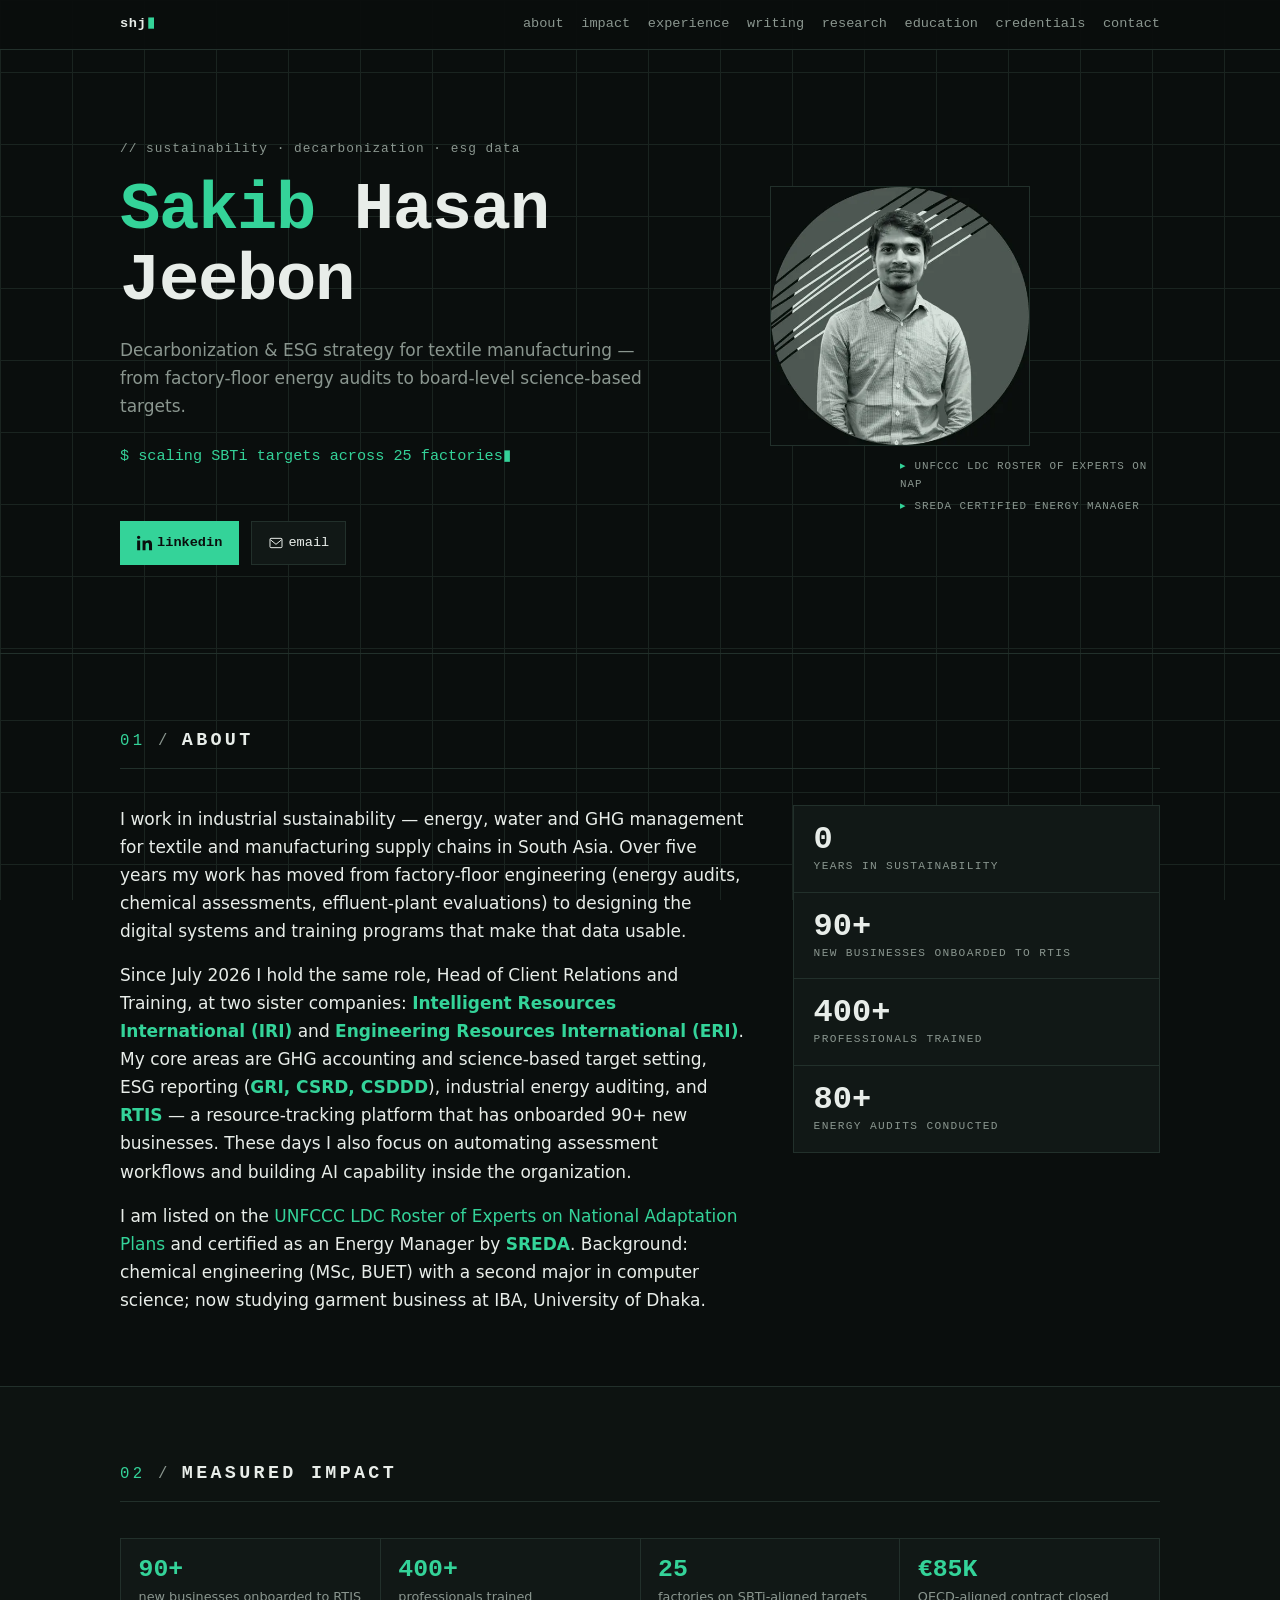
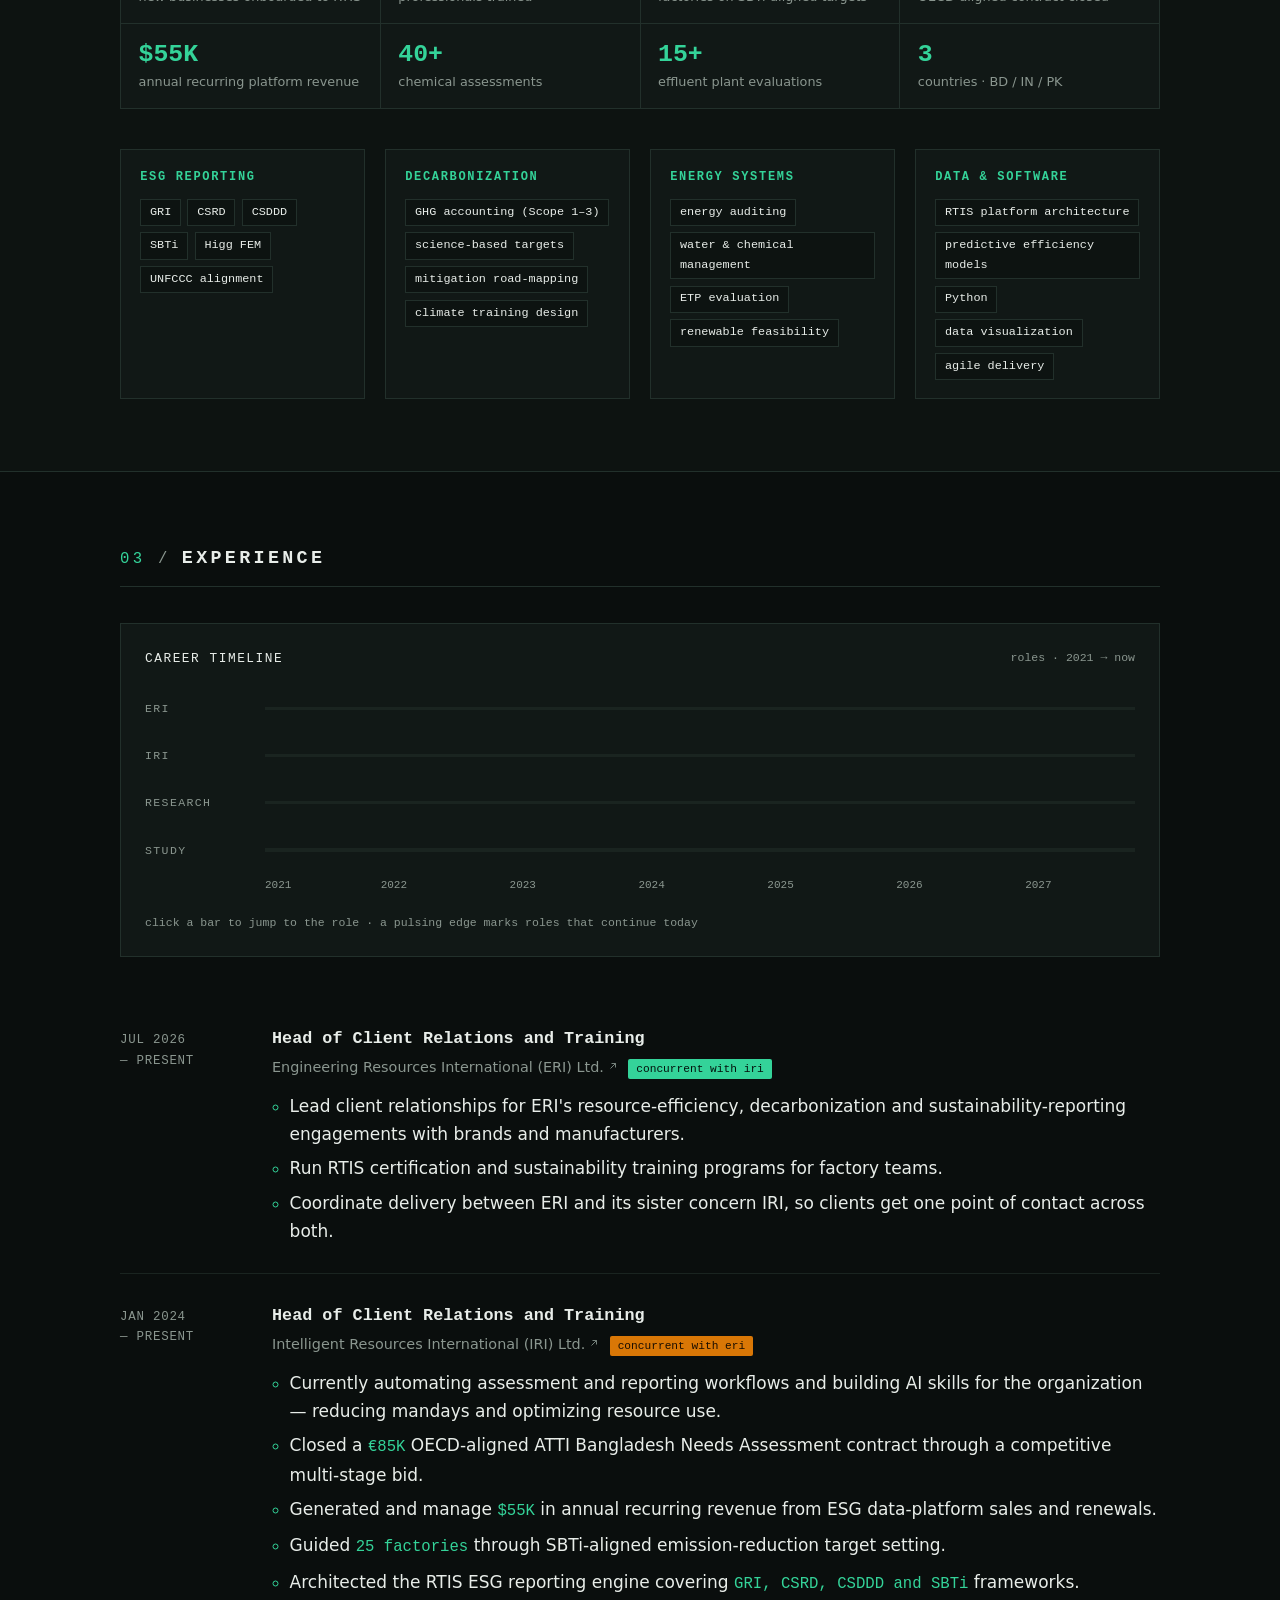
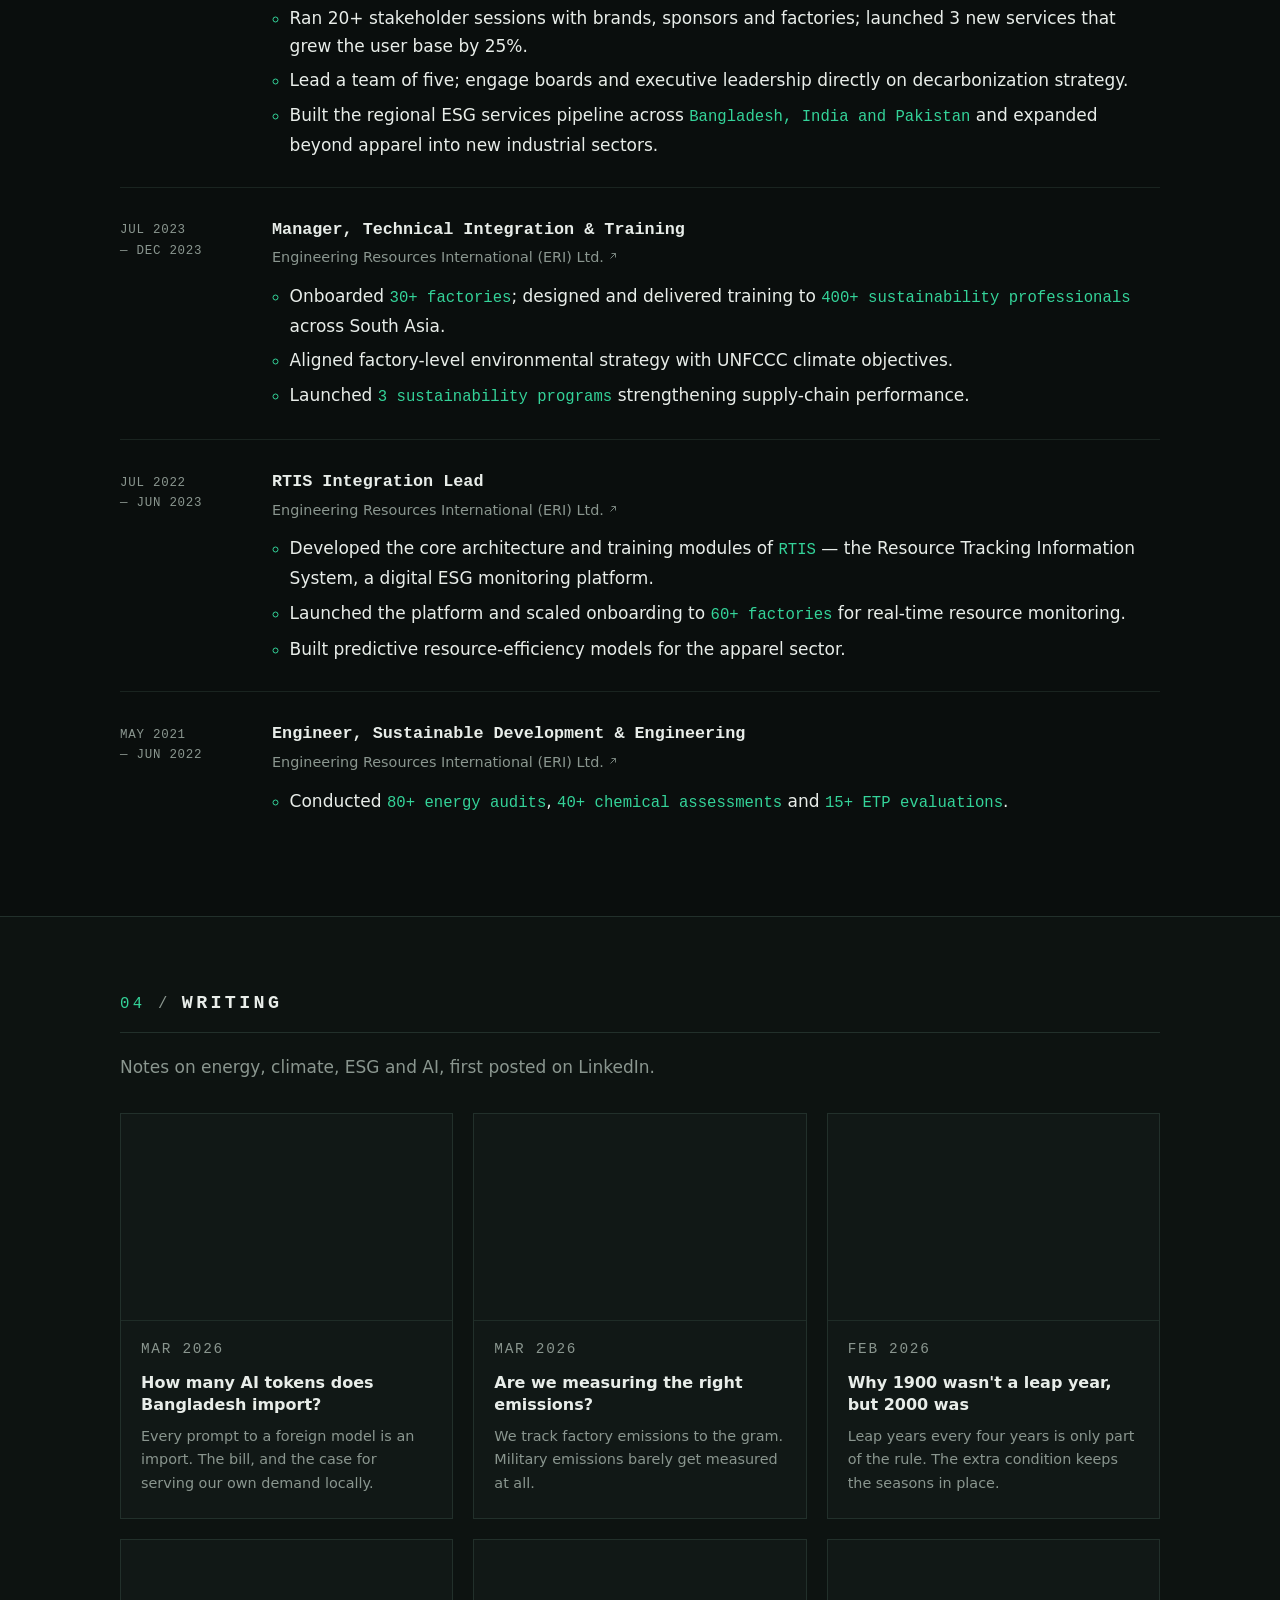
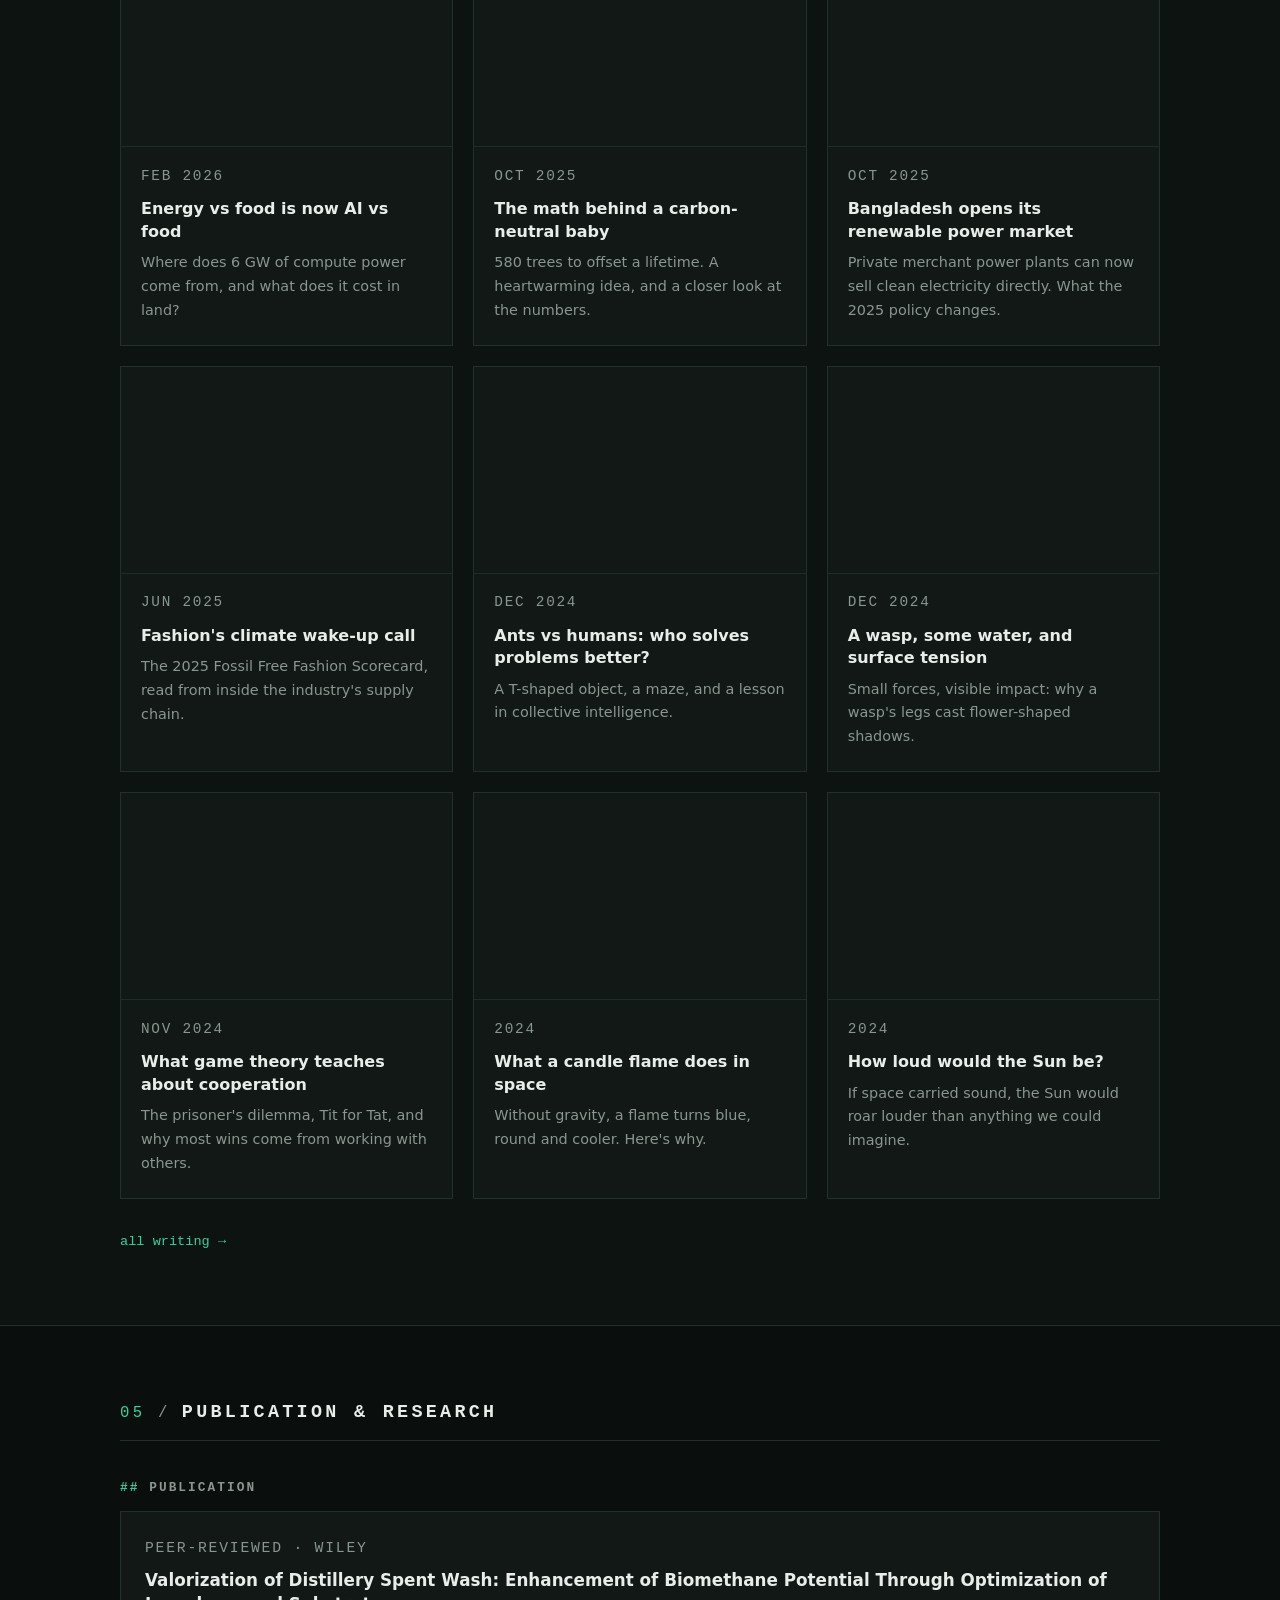
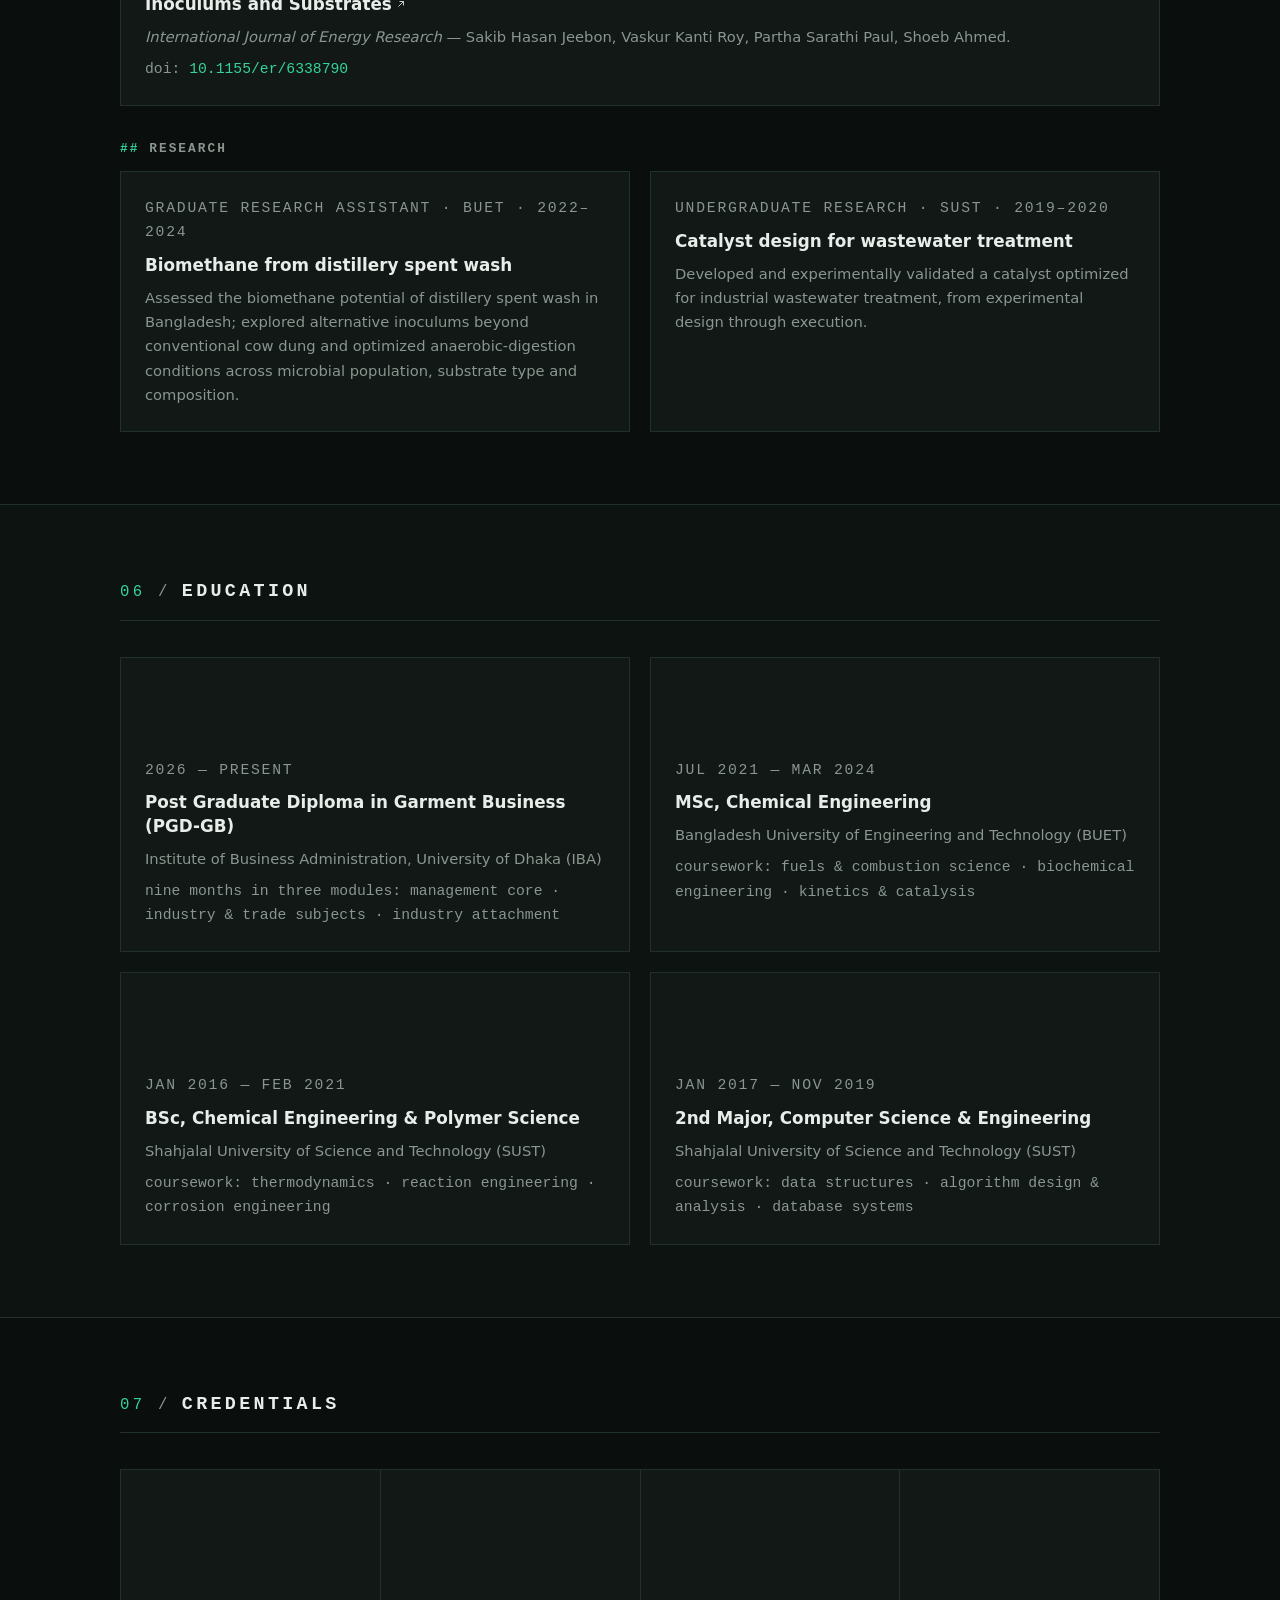
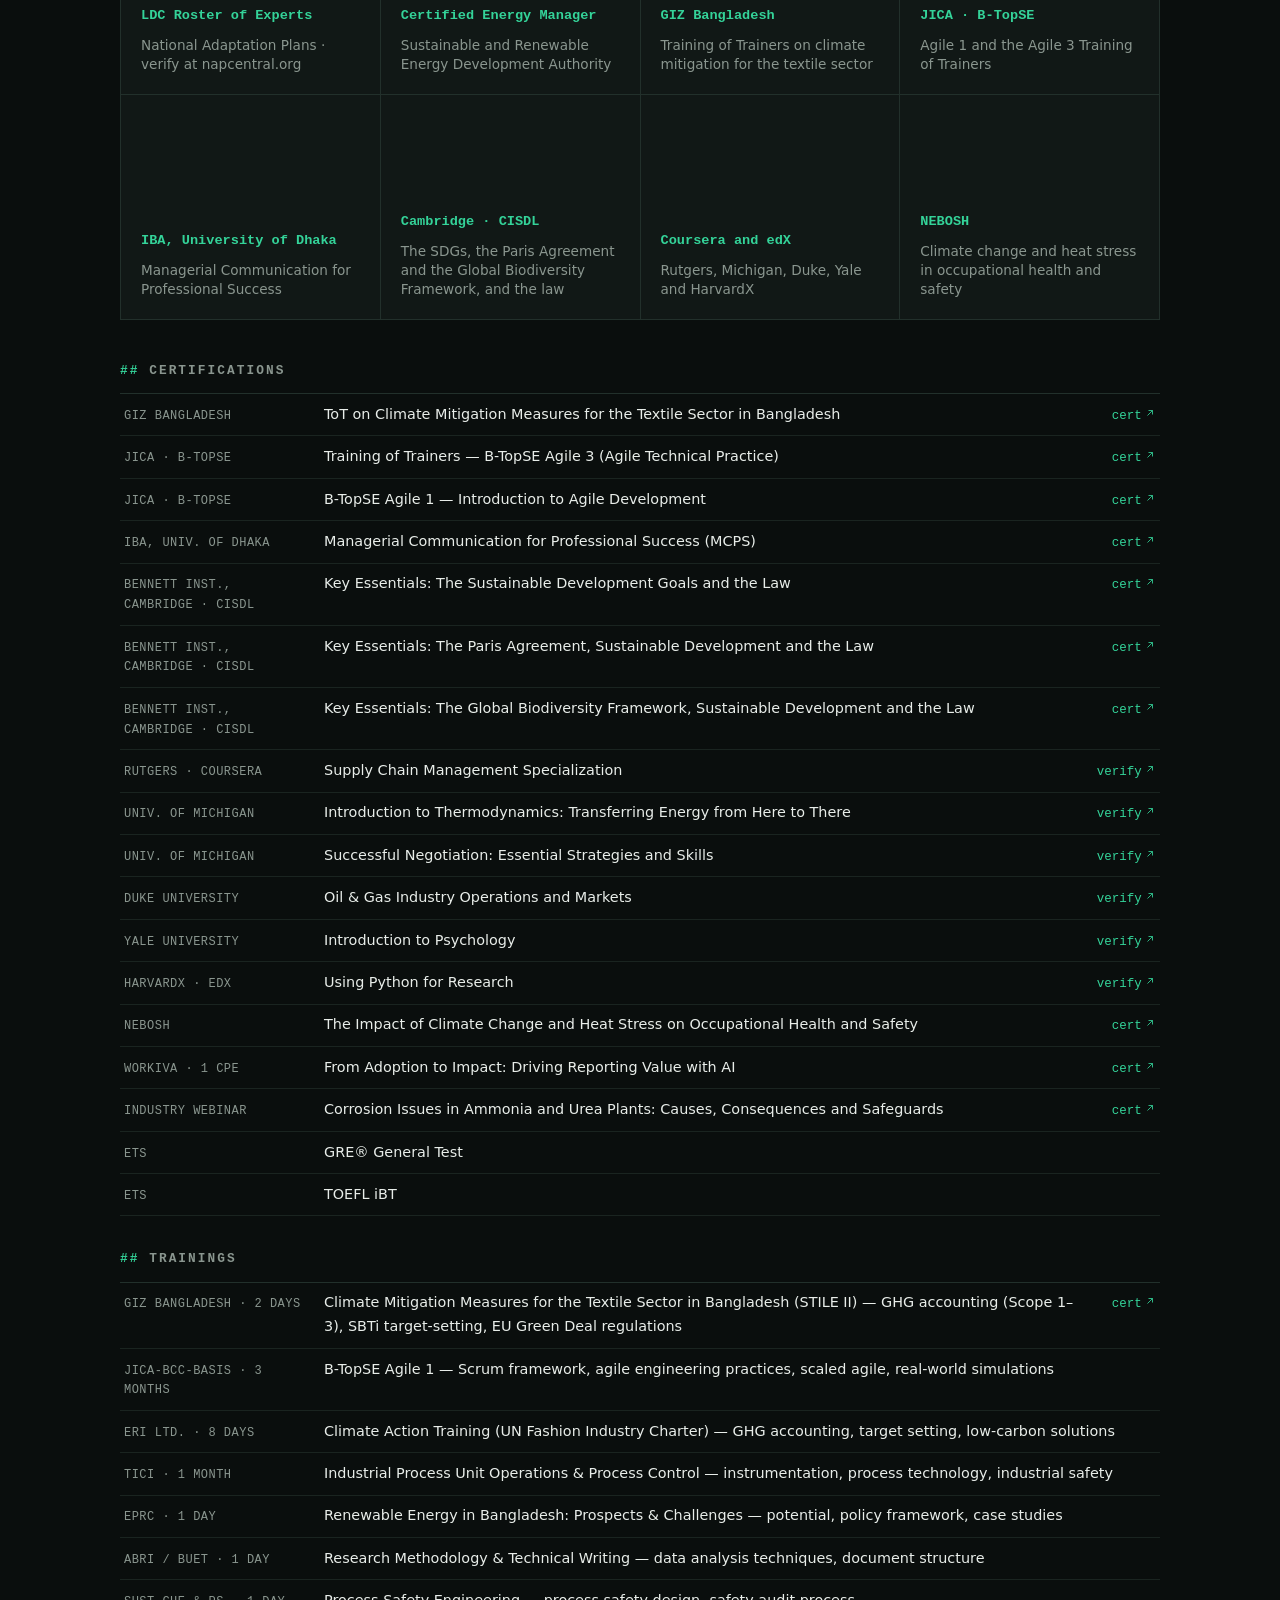
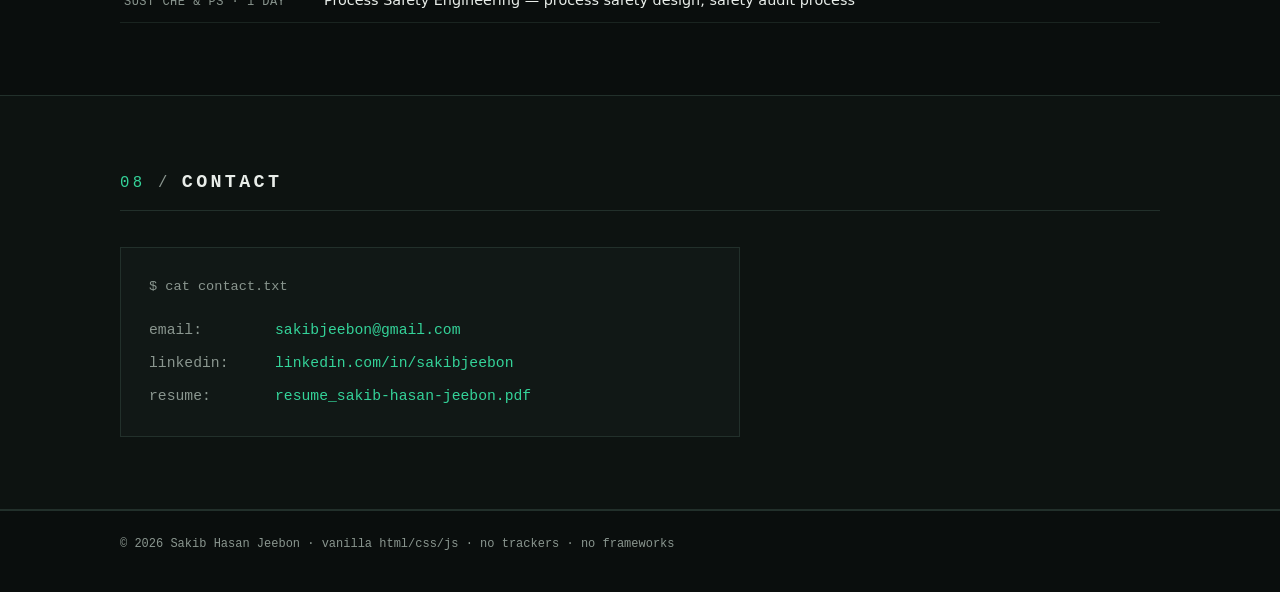
<file: index.html>
<!DOCTYPE html>
<html lang="en">
<head>
  <meta charset="utf-8">
  <meta http-equiv="Content-Security-Policy" content="default-src 'self'; script-src 'self' 'sha256-qOhFsq0QMV2REqNwk5hGH5bZE9SkX6gt6yeyKdYPv+U='; style-src 'self'; style-src-attr 'unsafe-inline'; img-src 'self' data:; font-src 'self'; connect-src 'self'; object-src 'none'; base-uri 'none'; form-action 'none'">
  <meta name="referrer" content="strict-origin-when-cross-origin">
  <meta name="viewport" content="width=device-width, initial-scale=1">
  <title>Sakib Hasan Jeebon — Sustainability Professional</title>
  <meta name="description" content="Sakib Hasan Jeebon — sustainability professional driving decarbonization in textile manufacturing. SBTi target-setting, ESG reporting (GRI, CSRD, CSDDD), energy audits across South Asia.">
  <meta name="author" content="Sakib Hasan Jeebon">
  <link rel="canonical" href="https://sakibjeebon.github.io/">
  <meta name="theme-color" content="#0a0e0d">

  <meta property="og:type" content="website">
  <meta property="og:title" content="Sakib Hasan Jeebon — Sustainability Professional">
  <meta property="og:description" content="Sustainability professional driving decarbonization in textile manufacturing. SBTi, GRI, CSRD, CSDDD · 90+ businesses onboarded to RTIS · UNFCCC LDC Expert Roster · SREDA Certified Energy Manager.">
  <meta property="og:url" content="https://sakibjeebon.github.io/">
  <meta property="og:image" content="https://sakibjeebon.github.io/assets/img/profile-480.jpg">
  <meta name="twitter:card" content="summary">

  <link rel="icon" type="image/png" sizes="32x32" href="favicon-32x32.png">
  <link rel="stylesheet" href="assets/css/style.css">
  <script>document.documentElement.classList.add("js")</script>
  <script defer src="assets/js/main.js"></script>

  <script type="application/ld+json">
  {
    "@context": "https://schema.org",
    "@type": "Person",
    "name": "Sakib Hasan Jeebon",
    "url": "https://sakibjeebon.github.io/",
    "image": "https://sakibjeebon.github.io/assets/img/profile-480.jpg",
    "jobTitle": "Head of Client Relations and Training",
    "worksFor": [
      { "@type": "Organization", "name": "Intelligent Resources International (IRI) Ltd.", "url": "https://iribd.com/" },
      { "@type": "Organization", "name": "Engineering Resources International (ERI) Ltd.", "url": "https://eri.bd/" }
    ],
    "alumniOf": [
      { "@type": "CollegeOrUniversity", "name": "Bangladesh University of Engineering and Technology" },
      { "@type": "CollegeOrUniversity", "name": "Shahjalal University of Science and Technology" },
      { "@type": "CollegeOrUniversity", "name": "Institute of Business Administration, University of Dhaka" }
    ],
    "email": "mailto:sakibjeebon@gmail.com",
    "sameAs": [ "https://www.linkedin.com/in/sakibjeebon" ],
    "knowsAbout": [ "Decarbonization", "ESG Reporting", "Science Based Targets", "Energy Auditing", "GHG Accounting", "CSRD", "GRI", "Textile Manufacturing Sustainability" ]
  }
  </script>
</head>
<body>

<svg width="0" height="0" style="position:absolute" aria-hidden="true">
  <defs>
    <symbol id="i-mail" viewBox="0 0 24 24"><path fill="none" stroke="currentColor" stroke-width="1.5" d="M3 6.5A1.5 1.5 0 0 1 4.5 5h15A1.5 1.5 0 0 1 21 6.5v11a1.5 1.5 0 0 1-1.5 1.5h-15A1.5 1.5 0 0 1 3 17.5v-11Zm.5.5 8.5 7 8.5-7"/></symbol>
    <symbol id="i-linkedin" viewBox="0 0 24 24"><path fill="currentColor" d="M4.98 3.5C4.98 4.88 3.87 6 2.5 6S0 4.88 0 3.5 1.12 1 2.5 1s2.48 1.12 2.48 2.5ZM.22 8.09h4.56V23H.22V8.09ZM8.34 8.09h4.37v2.04h.06c.61-1.16 2.1-2.38 4.32-2.38 4.62 0 5.47 3.04 5.47 7v8.25h-4.55v-7.32c0-1.75-.03-4-2.44-4-2.44 0-2.81 1.9-2.81 3.87V23H8.34V8.09Z"/></symbol>
    <symbol id="i-download" viewBox="0 0 24 24"><path fill="none" stroke="currentColor" stroke-width="1.5" d="M12 3v12m0 0 5-5m-5 5-5-5M4 19h16"/></symbol>
    <symbol id="i-ext" viewBox="0 0 24 24"><path fill="none" stroke="currentColor" stroke-width="1.7" d="M7 17 17 7m0 0H9m8 0v8"/></symbol>
    <symbol id="i-doc" viewBox="0 0 24 24"><path fill="none" stroke="currentColor" stroke-width="1.5" d="M6 2.5h8L19 7.5v14H6v-19ZM13.5 3v5h5M9 12h7M9 15.5h7M9 19h4"/></symbol>
  </defs>
</svg>

<header class="nav" id="header">
  <nav aria-label="Main">
    <a class="nav-brand" href="#top">shj<span class="cursor-block">▮</span></a>
    <div class="nav-links">
      <a href="#about">about</a>
      <a href="#impact">impact</a>
      <a href="#experience">experience</a>
      <a href="#writing">writing</a>
      <a href="#research">research</a>
      <a href="#education">education</a>
      <a href="#certification">credentials</a>
      <a href="#contacts">contact</a>
    </div>
  </nav>
</header>

<main id="top">

  <!-- ===== Hero ===== -->
  <section class="hero" aria-label="Introduction">
    <canvas id="datagrid" aria-hidden="true"></canvas>
    <div class="wrap hero-grid">
      <div class="hero-text">
        <p class="kicker">// sustainability &middot; decarbonization &middot; esg data</p>
        <h1><span class="given">Sakib</span> Hasan<br>Jeebon</h1>
        <p class="hero-role">Decarbonization &amp; ESG strategy for textile manufacturing —
          from factory-floor energy audits to board-level science-based targets.</p>
        <p class="typer-line" aria-live="off">$ <span id="typer">scaling SBTi targets across 25 factories</span><span class="cursor-block">▮</span></p>
        <div class="hero-cta">
          <a class="btn btn-solid" href="https://www.linkedin.com/in/sakibjeebon" target="_blank" rel="noopener noreferrer">
            <svg class="ic" aria-hidden="true"><use href="#i-linkedin"/></svg>linkedin</a>
          <a class="btn" href="mailto:sakibjeebon@gmail.com">
            <svg class="ic" aria-hidden="true"><use href="#i-mail"/></svg>email</a>
        </div>
      </div>
      <figure class="hero-photo">
        <img src="assets/img/profile-480.webp" width="480" height="480" alt="Portrait of Sakib Hasan Jeebon" fetchpriority="high" decoding="async">
        <figcaption class="mono-caption">
          <span>UNFCCC LDC ROSTER OF EXPERTS ON NAP</span>
          <span>SREDA CERTIFIED ENERGY MANAGER</span>
        </figcaption>
      </figure>
    </div>
  </section>

  <!-- ===== About ===== -->
  <section id="about" class="section">
    <div class="wrap">
      <h2><span class="idx">01</span>about</h2>
      <div class="about-grid">
        <div class="about-copy">
          <p>I work in industrial sustainability — energy, water and GHG management for
            textile and manufacturing supply chains in South Asia. Over five years my work
            has moved from factory-floor engineering (energy audits, chemical assessments,
            effluent-plant evaluations) to designing the digital systems and training
            programs that make that data usable.</p>
          <p>Since July 2026 I hold the same role, Head of Client Relations and Training,
            at two sister companies: <strong>Intelligent Resources International (IRI)</strong>
            and <strong>Engineering Resources International (ERI)</strong>. My core areas are
            GHG accounting and science-based target setting, ESG reporting
            (<strong>GRI, CSRD, CSDDD</strong>), industrial energy auditing, and
            <strong>RTIS</strong> — a resource-tracking platform that has onboarded 90+ new
            businesses. These days I also focus on automating assessment workflows and
            building AI capability inside the organization.</p>
          <p>I am listed on the <a href="https://www.napcentral.org/node/172" target="_blank" rel="noopener noreferrer">UNFCCC
            LDC Roster of Experts on National Adaptation Plans</a> and certified as an
            Energy Manager by <strong>SREDA</strong>. Background: chemical engineering
            (MSc, BUET) with a second major in computer science; now studying garment
            business at IBA, University of Dhaka.</p>
        </div>
        <dl class="stat-strip" aria-label="Headline numbers">
          <div><dt>years in sustainability</dt><dd><span class="count" data-target="5" data-suffix="+">5+</span></dd></div>
          <div><dt>new businesses onboarded to RTIS</dt><dd><span class="count" data-target="90" data-suffix="+">90+</span></dd></div>
          <div><dt>professionals trained</dt><dd><span class="count" data-target="400" data-suffix="+">400+</span></dd></div>
          <div><dt>energy audits conducted</dt><dd><span class="count" data-target="80" data-suffix="+">80+</span></dd></div>
        </dl>
      </div>
    </div>
  </section>

  <!-- ===== Impact ===== -->
  <section id="skills" class="section section-alt">
    <span id="impact" class="anchor-alias" aria-hidden="true"></span>
    <div class="wrap">
      <h2><span class="idx">02</span>measured impact</h2>
      <div class="impact-grid">
        <dl class="metric-tiles" aria-label="Delivery metrics">
          <div><dd><span class="count" data-target="90" data-suffix="+">90+</span></dd><dt>new businesses onboarded to RTIS</dt></div>
          <div><dd><span class="count" data-target="400" data-suffix="+">400+</span></dd><dt>professionals trained</dt></div>
          <div><dd><span class="count" data-target="25">25</span></dd><dt>factories on SBTi-aligned targets</dt></div>
          <div><dd>€<span class="count" data-target="85">85</span>K</dd><dt>OECD-aligned contract closed</dt></div>
          <div><dd>$<span class="count" data-target="55">55</span>K</dd><dt>annual recurring platform revenue</dt></div>
          <div><dd><span class="count" data-target="40" data-suffix="+">40+</span></dd><dt>chemical assessments</dt></div>
          <div><dd><span class="count" data-target="15" data-suffix="+">15+</span></dd><dt>effluent plant evaluations</dt></div>
          <div><dd><span class="count" data-target="3">3</span></dd><dt>countries &middot; BD / IN / PK</dt></div>
        </dl>
      </div>

      <div class="stack" aria-label="Competencies">
        <div class="stack-group">
          <h3>esg reporting</h3>
          <ul><li>GRI</li><li>CSRD</li><li>CSDDD</li><li>SBTi</li><li>Higg FEM</li><li>UNFCCC alignment</li></ul>
        </div>
        <div class="stack-group">
          <h3>decarbonization</h3>
          <ul><li>GHG accounting (Scope 1–3)</li><li>science-based targets</li><li>mitigation road-mapping</li><li>climate training design</li></ul>
        </div>
        <div class="stack-group">
          <h3>energy systems</h3>
          <ul><li>energy auditing</li><li>water &amp; chemical management</li><li>ETP evaluation</li><li>renewable feasibility</li></ul>
        </div>
        <div class="stack-group">
          <h3>data &amp; software</h3>
          <ul><li>RTIS platform architecture</li><li>predictive efficiency models</li><li>Python</li><li>data visualization</li><li>agile delivery</li></ul>
        </div>
      </div>
    </div>
  </section>

  <!-- ===== Experience ===== -->
  <section id="experience" class="section">
    <div class="wrap">
      <h2><span class="idx">03</span>experience</h2>

      <figure class="tl-card lanes" id="lanes" aria-label="Career timeline from 2021 to 2027. ERI: Engineer May 2021 to June 2022, RTIS Integration Lead July 2022 to June 2023, Manager July to December 2023, Head of Client Relations and Training from July 2026. IRI: Head of Client Relations and Training from January 2024. Research: Graduate Research Assistant at BUET April 2022 to March 2024. Study: MSc at BUET July 2021 to March 2024; PGD in Garment Business at IBA from November 2026.">
        <figcaption><span class="chart-title">career timeline</span><span class="chart-sub">roles &middot; 2021 → now</span></figcaption>
        <!-- position = months since Jan 2021 / 81 (axis runs Jan 2021 to Sep 2027) -->
        <div class="lane"><span class="lane-name">eri</span>
          <div class="lane-track">
            <a class="seg l-eri" href="#role-eri-eng" style="--s:4.94%;--w:17.28%">engineer</a>
            <a class="seg l-eri" href="#role-eri-rtis" style="--s:22.22%;--w:14.81%;transition-delay:.12s">rtis lead</a>
            <a class="seg l-eri" href="#role-eri-mgr" style="--s:37.04%;--w:7.41%;transition-delay:.24s">manager</a>
            <a class="seg l-eri live" href="#role-eri-head" style="--s:81.48%;--w:6.17%;transition-delay:.48s">head</a>
          </div>
        </div>
        <div class="lane"><span class="lane-name">iri</span>
          <div class="lane-track">
            <a class="seg l-iri live" href="#role-iri-head" style="--s:44.44%;--w:43.21%;transition-delay:.36s">head of client relations &amp; training</a>
          </div>
        </div>
        <div class="lane"><span class="lane-name">research</span>
          <div class="lane-track">
            <a class="seg l-res" href="#research" style="--s:18.52%;--w:29.63%;transition-delay:.2s">graduate research &middot; buet</a>
          </div>
        </div>
        <div class="lane"><span class="lane-name">study</span>
          <div class="lane-track">
            <a class="seg l-study" href="#education" style="--s:7.41%;--w:40.74%;transition-delay:.16s">msc &middot; buet</a>
            <a class="seg l-study live" href="#education" style="--s:86.42%;--w:11.11%;transition-delay:.6s">pgd-gb</a>
          </div>
        </div>
        <div class="lanes-axis"><span></span>
          <div class="axis" aria-hidden="true">
            <span style="--s:0%">2021</span><span style="--s:14.81%">2022</span><span style="--s:29.63%">2023</span><span style="--s:44.44%">2024</span><span style="--s:59.26%">2025</span><span style="--s:74.07%">2026</span><span style="--s:88.89%">2027</span>
          </div>
        </div>
        <ul class="lanes-legend">
          <li><span class="dot l-eri"></span><span><b>eri</b> engineer, rtis integration lead, manager, head of client relations &amp; training</span></li>
          <li><span class="dot l-iri"></span><span><b>iri</b> head of client relations &amp; training</span></li>
          <li><span class="dot l-res"></span><span><b>research</b> graduate research, buet</span></li>
          <li><span class="dot l-study"></span><span><b>study</b> msc at buet, pgd in garment business at iba</span></li>
        </ul>
        <p class="lanes-note">click a bar to jump to the role &middot; a pulsing edge marks roles that continue today</p>
      </figure>

      <ol class="timeline">
        <li id="role-eri-head">
          <div class="t-when">jul 2026<br>— present</div>
          <div class="t-body">
            <h3>Head of Client Relations and Training</h3>
            <p class="t-org"><a href="https://eri.bd/" target="_blank" rel="noopener noreferrer">Engineering Resources International (ERI) Ltd.<svg class="ic-s" aria-hidden="true"><use href="#i-ext"/></svg></a><span class="tag tag-eri">concurrent with iri</span></p>
            <ul>
              <li>Lead client relationships for ERI's resource-efficiency, decarbonization and sustainability-reporting engagements with brands and manufacturers.</li>
              <li>Run RTIS certification and sustainability training programs for factory teams.</li>
              <li>Coordinate delivery between ERI and its sister concern IRI, so clients get one point of contact across both.</li>
            </ul>
          </div>
        </li>
        <li id="role-iri-head">
          <div class="t-when">jan 2024<br>— present</div>
          <div class="t-body">
            <h3>Head of Client Relations and Training</h3>
            <p class="t-org"><a href="https://iribd.com/" target="_blank" rel="noopener noreferrer">Intelligent Resources International (IRI) Ltd.<svg class="ic-s" aria-hidden="true"><use href="#i-ext"/></svg></a><span class="tag tag-iri">concurrent with eri</span></p>
            <ul>
              <li>Currently automating assessment and reporting workflows and building AI skills for the organization — reducing mandays and optimizing resource use.</li>
              <li>Closed a <em>€85K</em> OECD-aligned ATTI Bangladesh Needs Assessment contract through a competitive multi-stage bid.</li>
              <li>Generated and manage <em>$55K</em> in annual recurring revenue from ESG data-platform sales and renewals.</li>
              <li>Guided <em>25 factories</em> through SBTi-aligned emission-reduction target setting.</li>
              <li>Architected the RTIS ESG reporting engine covering <em>GRI, CSRD, CSDDD and SBTi</em> frameworks.</li>
              <li>Ran 20+ stakeholder sessions with brands, sponsors and factories; launched 3 new services that grew the user base by 25%.</li>
              <li>Lead a team of five; engage boards and executive leadership directly on decarbonization strategy.</li>
              <li>Built the regional ESG services pipeline across <em>Bangladesh, India and Pakistan</em> and expanded beyond apparel into new industrial sectors.</li>
            </ul>
          </div>
        </li>
        <li id="role-eri-mgr">
          <div class="t-when">jul 2023<br>— dec 2023</div>
          <div class="t-body">
            <h3>Manager, Technical Integration &amp; Training</h3>
            <p class="t-org"><a href="https://eri.bd/" target="_blank" rel="noopener noreferrer">Engineering Resources International (ERI) Ltd.<svg class="ic-s" aria-hidden="true"><use href="#i-ext"/></svg></a></p>
            <ul>
              <li>Onboarded <em>30+ factories</em>; designed and delivered training to <em>400+ sustainability professionals</em> across South Asia.</li>
              <li>Aligned factory-level environmental strategy with UNFCCC climate objectives.</li>
              <li>Launched <em>3 sustainability programs</em> strengthening supply-chain performance.</li>
            </ul>
          </div>
        </li>
        <li id="role-eri-rtis">
          <div class="t-when">jul 2022<br>— jun 2023</div>
          <div class="t-body">
            <h3>RTIS Integration Lead</h3>
            <p class="t-org"><a href="https://eri.bd/" target="_blank" rel="noopener noreferrer">Engineering Resources International (ERI) Ltd.<svg class="ic-s" aria-hidden="true"><use href="#i-ext"/></svg></a></p>
            <ul>
              <li>Developed the core architecture and training modules of <em>RTIS</em> — the Resource Tracking Information System, a digital ESG monitoring platform.</li>
              <li>Launched the platform and scaled onboarding to <em>60+ factories</em> for real-time resource monitoring.</li>
              <li>Built predictive resource-efficiency models for the apparel sector.</li>
            </ul>
          </div>
        </li>
        <li id="role-eri-eng">
          <div class="t-when">may 2021<br>— jun 2022</div>
          <div class="t-body">
            <h3>Engineer, Sustainable Development &amp; Engineering</h3>
            <p class="t-org"><a href="https://eri.bd/" target="_blank" rel="noopener noreferrer">Engineering Resources International (ERI) Ltd.<svg class="ic-s" aria-hidden="true"><use href="#i-ext"/></svg></a></p>
            <ul>
              <li>Conducted <em>80+ energy audits</em>, <em>40+ chemical assessments</em> and <em>15+ ETP evaluations</em>.</li>
            </ul>
          </div>
        </li>
      </ol>
    </div>
  </section>

  <!-- ===== Writing ===== -->
  <section id="writing" class="section section-alt">
    <div class="wrap">
      <h2><span class="idx">04</span>writing</h2>
      <p class="section-note">Notes on energy, climate, ESG and AI, first posted on LinkedIn.</p>
      <div class="post-grid">
<!-- posts:start -->
        <a class="post-card" href="writing/ai-token-import.html">
          <img src="assets/img/writing/ai-token-import-480.webp" srcset="assets/img/writing/ai-token-import-480.webp 480w, assets/img/writing/ai-token-import-960.webp 960w" sizes="(max-width: 700px) 100vw, 360px" alt="" width="400" height="250" loading="lazy" decoding="async">
          <div class="post-card-body">
            <p class="card-tag">mar 2026</p>
            <h3>How many AI tokens does Bangladesh import?</h3>
            <p>Every prompt to a foreign model is an import. The bill, and the case for serving our own demand locally.</p>
          </div>
        </a>
        <a class="post-card" href="writing/measuring-the-right-emissions.html">
          <img src="assets/img/writing/measuring-the-right-emissions-480.webp" srcset="assets/img/writing/measuring-the-right-emissions-480.webp 480w, assets/img/writing/measuring-the-right-emissions-960.webp 960w" sizes="(max-width: 700px) 100vw, 360px" alt="" width="400" height="250" loading="lazy" decoding="async">
          <div class="post-card-body">
            <p class="card-tag">mar 2026</p>
            <h3>Are we measuring the right emissions?</h3>
            <p>We track factory emissions to the gram. Military emissions barely get measured at all.</p>
          </div>
        </a>
        <a class="post-card" href="writing/leap-year-rule.html">
          <img src="assets/img/writing/leap-year-rule-480.webp" srcset="assets/img/writing/leap-year-rule-480.webp 480w, assets/img/writing/leap-year-rule-800.webp 800w" sizes="(max-width: 700px) 100vw, 360px" alt="" width="400" height="250" loading="lazy" decoding="async">
          <div class="post-card-body">
            <p class="card-tag">feb 2026</p>
            <h3>Why 1900 wasn't a leap year, but 2000 was</h3>
            <p>Leap years every four years is only part of the rule. The extra condition keeps the seasons in place.</p>
          </div>
        </a>
        <a class="post-card" href="writing/ai-vs-food.html">
          <img src="assets/img/writing/ai-vs-food-480.webp" srcset="assets/img/writing/ai-vs-food-480.webp 480w, assets/img/writing/ai-vs-food-800.webp 800w" sizes="(max-width: 700px) 100vw, 360px" alt="" width="400" height="250" loading="lazy" decoding="async">
          <div class="post-card-body">
            <p class="card-tag">feb 2026</p>
            <h3>Energy vs food is now AI vs food</h3>
            <p>Where does 6 GW of compute power come from, and what does it cost in land?</p>
          </div>
        </a>
        <a class="post-card" href="writing/carbon-neutral-baby.html">
          <img src="assets/img/writing/carbon-neutral-baby-480.webp" srcset="assets/img/writing/carbon-neutral-baby-480.webp 480w, assets/img/writing/carbon-neutral-baby-960.webp 960w" sizes="(max-width: 700px) 100vw, 360px" alt="" width="400" height="250" loading="lazy" decoding="async">
          <div class="post-card-body">
            <p class="card-tag">oct 2025</p>
            <h3>The math behind a carbon-neutral baby</h3>
            <p>580 trees to offset a lifetime. A heartwarming idea, and a closer look at the numbers.</p>
          </div>
        </a>
        <a class="post-card" href="writing/bangladesh-renewable-market.html">
          <img src="assets/img/writing/bangladesh-renewable-market-480.webp" srcset="assets/img/writing/bangladesh-renewable-market-480.webp 480w, assets/img/writing/bangladesh-renewable-market-960.webp 960w" sizes="(max-width: 700px) 100vw, 360px" alt="" width="400" height="250" loading="lazy" decoding="async">
          <div class="post-card-body">
            <p class="card-tag">oct 2025</p>
            <h3>Bangladesh opens its renewable power market</h3>
            <p>Private merchant power plants can now sell clean electricity directly. What the 2025 policy changes.</p>
          </div>
        </a>
        <a class="post-card" href="writing/fossil-free-fashion-scorecard.html">
          <img src="assets/img/writing/fossil-free-fashion-scorecard-480.webp" srcset="assets/img/writing/fossil-free-fashion-scorecard-480.webp 480w, assets/img/writing/fossil-free-fashion-scorecard-960.webp 960w" sizes="(max-width: 700px) 100vw, 360px" alt="" width="400" height="250" loading="lazy" decoding="async">
          <div class="post-card-body">
            <p class="card-tag">jun 2025</p>
            <h3>Fashion's climate wake-up call</h3>
            <p>The 2025 Fossil Free Fashion Scorecard, read from inside the industry's supply chain.</p>
          </div>
        </a>
        <a class="post-card" href="writing/ants-vs-humans.html">
          <img src="assets/img/writing/ants-vs-humans-480.webp" srcset="assets/img/writing/ants-vs-humans-480.webp 480w, assets/img/writing/ants-vs-humans-485.webp 485w" sizes="(max-width: 700px) 100vw, 360px" alt="" width="400" height="250" loading="lazy" decoding="async">
          <div class="post-card-body">
            <p class="card-tag">dec 2024</p>
            <h3>Ants vs humans: who solves problems better?</h3>
            <p>A T-shaped object, a maze, and a lesson in collective intelligence.</p>
          </div>
        </a>
        <a class="post-card" href="writing/surface-tension.html">
          <img src="assets/img/writing/surface-tension-480.webp" srcset="assets/img/writing/surface-tension-480.webp 480w, assets/img/writing/surface-tension-599.webp 599w" sizes="(max-width: 700px) 100vw, 360px" alt="" width="400" height="250" loading="lazy" decoding="async">
          <div class="post-card-body">
            <p class="card-tag">dec 2024</p>
            <h3>A wasp, some water, and surface tension</h3>
            <p>Small forces, visible impact: why a wasp's legs cast flower-shaped shadows.</p>
          </div>
        </a>
        <a class="post-card" href="writing/game-theory.html">
          <img src="assets/img/writing/game-theory-480.webp" srcset="assets/img/writing/game-theory-480.webp 480w, assets/img/writing/game-theory-960.webp 960w" sizes="(max-width: 700px) 100vw, 360px" alt="" width="400" height="250" loading="lazy" decoding="async">
          <div class="post-card-body">
            <p class="card-tag">nov 2024</p>
            <h3>What game theory teaches about cooperation</h3>
            <p>The prisoner's dilemma, Tit for Tat, and why most wins come from working with others.</p>
          </div>
        </a>
        <a class="post-card" href="writing/candle-flame-in-space.html">
          <img src="assets/img/writing/candle-flame-in-space-480.webp" srcset="assets/img/writing/candle-flame-in-space-480.webp 480w, assets/img/writing/candle-flame-in-space-960.webp 960w" sizes="(max-width: 700px) 100vw, 360px" alt="" width="400" height="250" loading="lazy" decoding="async">
          <div class="post-card-body">
            <p class="card-tag">2024</p>
            <h3>What a candle flame does in space</h3>
            <p>Without gravity, a flame turns blue, round and cooler. Here's why.</p>
          </div>
        </a>
        <a class="post-card" href="writing/sound-of-the-sun.html">
          <img src="assets/img/writing/sound-of-the-sun-480.webp" srcset="assets/img/writing/sound-of-the-sun-480.webp 480w, assets/img/writing/sound-of-the-sun-660.webp 660w" sizes="(max-width: 700px) 100vw, 360px" alt="" width="400" height="250" loading="lazy" decoding="async">
          <div class="post-card-body">
            <p class="card-tag">2024</p>
            <h3>How loud would the Sun be?</h3>
            <p>If space carried sound, the Sun would roar louder than anything we could imagine.</p>
          </div>
        </a>
<!-- posts:end -->
      </div>
      <p class="more-link"><a href="writing/">all writing →</a></p>
    </div>
  </section>

  <!-- ===== Research ===== -->
  <section id="research" class="section">
    <span id="publication" class="anchor-alias" aria-hidden="true"></span>
    <span id="projects" class="anchor-alias" aria-hidden="true"></span>
    <div class="wrap">
      <h2><span class="idx">05</span>publication &amp; research</h2>
      <h3 class="list-head">publication</h3>
      <div class="cards">
        <article class="card card-wide">
          <p class="card-tag">peer-reviewed &middot; wiley</p>
          <h3><a href="https://doi.org/10.1155/er/6338790" target="_blank" rel="noopener noreferrer">Valorization of Distillery Spent Wash: Enhancement of Biomethane Potential Through Optimization of Inoculums and Substrates<svg class="ic-s" aria-hidden="true"><use href="#i-ext"/></svg></a></h3>
          <p><em>International Journal of Energy Research</em> — Sakib Hasan Jeebon, Vaskur Kanti Roy, Partha Sarathi Paul, Shoeb Ahmed.</p>
          <p class="mono-kv">doi: <a href="https://doi.org/10.1155/er/6338790" target="_blank" rel="noopener noreferrer">10.1155/er/6338790</a></p>
        </article>
      </div>
      <h3 class="list-head">research</h3>
      <div class="cards">
        <article class="card">
          <p class="card-tag">graduate research assistant &middot; buet &middot; 2022–2024</p>
          <h3>Biomethane from distillery spent wash</h3>
          <p>Assessed the biomethane potential of distillery spent wash in Bangladesh; explored
            alternative inoculums beyond conventional cow dung and optimized anaerobic-digestion
            conditions across microbial population, substrate type and composition.</p>
        </article>
        <article class="card">
          <p class="card-tag">undergraduate research &middot; sust &middot; 2019–2020</p>
          <h3>Catalyst design for wastewater treatment</h3>
          <p>Developed and experimentally validated a catalyst optimized for industrial
            wastewater treatment, from experimental design through execution.</p>
        </article>
      </div>
    </div>
  </section>

  <!-- ===== Education ===== -->
  <section id="education" class="section section-alt">
    <div class="wrap">
      <h2><span class="idx">06</span>education</h2>
      <div class="cards cards-2">
        <article class="card">
          <img class="edu-logo edu-logo-inv" src="assets/img/logos/iba-du-dark.webp" width="395" height="128" alt="IBA, University of Dhaka logo" loading="lazy" decoding="async">
          <p class="card-tag">2026 — present</p>
          <h3>Post Graduate Diploma in Garment Business (PGD-GB)</h3>
          <p>Institute of Business Administration, University of Dhaka (IBA)</p>
          <p class="mono-kv">nine months in three modules: management core &middot; industry &amp; trade subjects &middot; industry attachment</p>
        </article>
        <article class="card">
          <img class="edu-logo" src="assets/img/education/BUET.webp" width="231" height="60" alt="BUET logo" loading="lazy" decoding="async">
          <p class="card-tag">jul 2021 — mar 2024</p>
          <h3>MSc, Chemical Engineering</h3>
          <p>Bangladesh University of Engineering and Technology (BUET)</p>
          <p class="mono-kv">coursework: fuels &amp; combustion science &middot; biochemical engineering &middot; kinetics &amp; catalysis</p>
        </article>
        <article class="card">
          <img class="edu-logo" src="assets/img/education/SUST.webp" width="203" height="60" alt="SUST logo" loading="lazy" decoding="async">
          <p class="card-tag">jan 2016 — feb 2021</p>
          <h3>BSc, Chemical Engineering &amp; Polymer Science</h3>
          <p>Shahjalal University of Science and Technology (SUST)</p>
          <p class="mono-kv">coursework: thermodynamics &middot; reaction engineering &middot; corrosion engineering</p>
        </article>
        <article class="card">
          <img class="edu-logo" src="assets/img/education/SUST.webp" width="203" height="60" alt="SUST logo" loading="lazy" decoding="async">
          <p class="card-tag">jan 2017 — nov 2019</p>
          <h3>2nd Major, Computer Science &amp; Engineering</h3>
          <p>Shahjalal University of Science and Technology (SUST)</p>
          <p class="mono-kv">coursework: data structures &middot; algorithm design &amp; analysis &middot; database systems</p>
        </article>
      </div>
    </div>
  </section>

  <!-- ===== Credentials ===== -->
  <section id="certification" class="section">
    <div class="wrap">
      <h2><span class="idx">07</span>credentials</h2>

      <div class="wall">
        <a class="wall-tile" href="https://www.napcentral.org/node/172" target="_blank" rel="noopener noreferrer">
          <span class="w-top"><img class="w-logo" src="assets/img/logos/unfccc-dark.webp" width="725" height="280" alt="UNFCCC and NAP Central" loading="lazy" decoding="async"></span>
          <span class="w-name">LDC Roster of Experts</span>
          <span class="w-what">National Adaptation Plans · verify at napcentral.org</span>
        </a>
        <a class="wall-tile" href="assets/img/certification/SREDA_EM_Certificate.png" target="_blank" rel="noopener noreferrer">
          <span class="w-top"><img class="w-logo" src="assets/img/logos/sreda-dark.webp" width="541" height="174" alt="SREDA" loading="lazy" decoding="async"></span>
          <span class="w-name">Certified Energy Manager</span>
          <span class="w-what">Sustainable and Renewable Energy Development Authority</span>
        </a>
        <a class="wall-tile" href="#c-giz">
          <span class="w-top"><img class="w-logo" src="assets/img/logos/giz-dark.webp" width="480" height="125" alt="GIZ" loading="lazy" decoding="async"></span>
          <span class="w-name">GIZ Bangladesh</span>
          <span class="w-what">Training of Trainers on climate mitigation for the textile sector</span>
        </a>
        <a class="wall-tile" href="#c-jica3">
          <span class="w-top"><img class="w-logo" src="assets/img/logos/jica-dark.webp" width="197" height="160" alt="JICA" loading="lazy" decoding="async"></span>
          <span class="w-name">JICA · B-TopSE</span>
          <span class="w-what">Agile 1 and the Agile 3 Training of Trainers</span>
        </a>
        <a class="wall-tile" href="#c-iba">
          <span class="w-top"><img class="w-logo" src="assets/img/logos/iba-du-dark.webp" width="395" height="128" alt="IBA, University of Dhaka" loading="lazy" decoding="async"></span>
          <span class="w-name">IBA, University of Dhaka</span>
          <span class="w-what">Managerial Communication for Professional Success</span>
        </a>
        <a class="wall-tile" href="#c-cam1">
          <span class="w-top"><img class="w-logo" src="assets/img/logos/cambridge-dark.webp" width="480" height="96" alt="University of Cambridge" loading="lazy" decoding="async"></span>
          <span class="w-name">Cambridge · CISDL</span>
          <span class="w-what">The SDGs, the Paris Agreement and the Global Biodiversity Framework, and the law</span>
        </a>
        <a class="wall-tile" href="#c-rutgers">
          <span class="w-top"><img class="w-logo" src="assets/img/logos/coursera-dark.webp" width="480" height="68" alt="Coursera" loading="lazy" decoding="async"><img class="w-logo" src="assets/img/logos/edx-dark.webp" width="284" height="160" alt="edX" loading="lazy" decoding="async"></span>
          <span class="w-name">Coursera and edX</span>
          <span class="w-what">Rutgers, Michigan, Duke, Yale and HarvardX</span>
        </a>
        <a class="wall-tile" href="#c-nebosh">
          <span class="w-top"><img class="w-logo" src="assets/img/logos/nebosh-dark.webp" width="191" height="228" alt="NEBOSH" loading="lazy" decoding="async"></span>
          <span class="w-name">NEBOSH</span>
          <span class="w-what">Climate change and heat stress in occupational health and safety</span>
        </a>
      </div>

      <h3 class="list-head">certifications</h3>
      <ul class="cred-list">
        <li id="c-giz"><span class="c-issuer">GIZ Bangladesh</span><span class="c-name">ToT on Climate Mitigation Measures for the Textile Sector in Bangladesh</span><a class="c-link" href="assets/img/certification/ToT%20on%20Climate%20SHJ.pdf" target="_blank" rel="noopener noreferrer">cert<svg class="ic-s" aria-hidden="true"><use href="#i-ext"/></svg></a></li>
        <li id="c-jica3"><span class="c-issuer">JICA · B-TopSE</span><span class="c-name">Training of Trainers — B-TopSE Agile 3 (Agile Technical Practice)</span><a class="c-link" href="assets/img/certification/jica-btopse-agile3-tot.pdf" target="_blank" rel="noopener noreferrer">cert<svg class="ic-s" aria-hidden="true"><use href="#i-ext"/></svg></a></li>
        <li><span class="c-issuer">JICA · B-TopSE</span><span class="c-name">B-TopSE Agile 1 — Introduction to Agile Development</span><a class="c-link" href="assets/img/certification/B-TopSE%20SHJ.pdf" target="_blank" rel="noopener noreferrer">cert<svg class="ic-s" aria-hidden="true"><use href="#i-ext"/></svg></a></li>
        <li id="c-iba"><span class="c-issuer">IBA, Univ. of Dhaka</span><span class="c-name">Managerial Communication for Professional Success (MCPS)</span><a class="c-link" href="assets/img/certification/MCPS%20Certificate%20IBA-DU.pdf" target="_blank" rel="noopener noreferrer">cert<svg class="ic-s" aria-hidden="true"><use href="#i-ext"/></svg></a></li>
        <li id="c-cam1"><span class="c-issuer">Bennett Inst., Cambridge · CISDL</span><span class="c-name">Key Essentials: The Sustainable Development Goals and the Law</span><a class="c-link" href="assets/img/certification/cambridge-sdg-law.pdf" target="_blank" rel="noopener noreferrer">cert<svg class="ic-s" aria-hidden="true"><use href="#i-ext"/></svg></a></li>
        <li><span class="c-issuer">Bennett Inst., Cambridge · CISDL</span><span class="c-name">Key Essentials: The Paris Agreement, Sustainable Development and the Law</span><a class="c-link" href="assets/img/certification/cambridge-paris-agreement-law.pdf" target="_blank" rel="noopener noreferrer">cert<svg class="ic-s" aria-hidden="true"><use href="#i-ext"/></svg></a></li>
        <li><span class="c-issuer">Bennett Inst., Cambridge · CISDL</span><span class="c-name">Key Essentials: The Global Biodiversity Framework, Sustainable Development and the Law</span><a class="c-link" href="assets/img/certification/cambridge-biodiversity-gbf-law.pdf" target="_blank" rel="noopener noreferrer">cert<svg class="ic-s" aria-hidden="true"><use href="#i-ext"/></svg></a></li>
        <li id="c-rutgers"><span class="c-issuer">Rutgers · Coursera</span><span class="c-name">Supply Chain Management Specialization</span><a class="c-link" href="https://www.coursera.org/account/accomplishments/specialization/certificate/Z6Y7SJCBH234" target="_blank" rel="noopener noreferrer">verify<svg class="ic-s" aria-hidden="true"><use href="#i-ext"/></svg></a></li>
        <li><span class="c-issuer">Univ. of Michigan</span><span class="c-name">Introduction to Thermodynamics: Transferring Energy from Here to There</span><a class="c-link" href="https://www.coursera.org/account/accomplishments/certificate/QJ7MCKWB5CFG" target="_blank" rel="noopener noreferrer">verify<svg class="ic-s" aria-hidden="true"><use href="#i-ext"/></svg></a></li>
        <li><span class="c-issuer">Univ. of Michigan</span><span class="c-name">Successful Negotiation: Essential Strategies and Skills</span><a class="c-link" href="https://www.coursera.org/account/accomplishments/certificate/XESNDTBF7DCZ" target="_blank" rel="noopener noreferrer">verify<svg class="ic-s" aria-hidden="true"><use href="#i-ext"/></svg></a></li>
        <li><span class="c-issuer">Duke University</span><span class="c-name">Oil &amp; Gas Industry Operations and Markets</span><a class="c-link" href="https://www.coursera.org/account/accomplishments/certificate/PNYPELK7C6LT" target="_blank" rel="noopener noreferrer">verify<svg class="ic-s" aria-hidden="true"><use href="#i-ext"/></svg></a></li>
        <li><span class="c-issuer">Yale University</span><span class="c-name">Introduction to Psychology</span><a class="c-link" href="https://www.coursera.org/account/accomplishments/certificate/5HBCULNMETHU" target="_blank" rel="noopener noreferrer">verify<svg class="ic-s" aria-hidden="true"><use href="#i-ext"/></svg></a></li>
        <li><span class="c-issuer">HarvardX · edX</span><span class="c-name">Using Python for Research</span><a class="c-link" href="https://courses.edx.org/certificates/75b825e07d154752bd8e33271b8ed2ce" target="_blank" rel="noopener noreferrer">verify<svg class="ic-s" aria-hidden="true"><use href="#i-ext"/></svg></a></li>
        <li id="c-nebosh"><span class="c-issuer">NEBOSH</span><span class="c-name">The Impact of Climate Change and Heat Stress on Occupational Health and Safety</span><a class="c-link" href="https://event.on24.com/ceCertficate/68/21/21/13/5/certificate_224255027_f4e5be44.pdf" target="_blank" rel="noopener noreferrer">cert<svg class="ic-s" aria-hidden="true"><use href="#i-ext"/></svg></a></li>
        <li><span class="c-issuer">Workiva · 1 CPE</span><span class="c-name">From Adoption to Impact: Driving Reporting Value with AI</span><a class="c-link" href="assets/img/certification/workiva-ai-reporting.pdf" target="_blank" rel="noopener noreferrer">cert<svg class="ic-s" aria-hidden="true"><use href="#i-ext"/></svg></a></li>
        <li><span class="c-issuer">Industry webinar</span><span class="c-name">Corrosion Issues in Ammonia and Urea Plants: Causes, Consequences and Safeguards</span><a class="c-link" href="assets/img/certification/Certificate%20of%20Attendance%20Sakib%20Hasan%20Jeebon.pdf" target="_blank" rel="noopener noreferrer">cert<svg class="ic-s" aria-hidden="true"><use href="#i-ext"/></svg></a></li>
        <li><span class="c-issuer">ETS</span><span class="c-name">GRE&reg; General Test</span></li>
        <li><span class="c-issuer">ETS</span><span class="c-name">TOEFL iBT</span></li>
      </ul>

      <span id="training" class="anchor-alias" aria-hidden="true"></span>
      <h3 class="list-head">trainings</h3>
      <ul class="cred-list">
        <li><span class="c-issuer">GIZ Bangladesh · 2 days</span><span class="c-name">Climate Mitigation Measures for the Textile Sector in Bangladesh (STILE II) — GHG accounting (Scope 1–3), SBTi target-setting, EU Green Deal regulations</span><a class="c-link" href="assets/img/certification/ToT%20on%20Climate%20SHJ.pdf" target="_blank" rel="noopener noreferrer">cert<svg class="ic-s" aria-hidden="true"><use href="#i-ext"/></svg></a></li>
        <li><span class="c-issuer">JICA-BCC-BASIS · 3 months</span><span class="c-name">B-TopSE Agile 1 — Scrum framework, agile engineering practices, scaled agile, real-world simulations</span></li>
        <li><span class="c-issuer">ERI Ltd. · 8 days</span><span class="c-name">Climate Action Training (UN Fashion Industry Charter) — GHG accounting, target setting, low-carbon solutions</span></li>
        <li><span class="c-issuer">TICI · 1 month</span><span class="c-name">Industrial Process Unit Operations &amp; Process Control — instrumentation, process technology, industrial safety</span></li>
        <li><span class="c-issuer">EPRC · 1 day</span><span class="c-name">Renewable Energy in Bangladesh: Prospects &amp; Challenges — potential, policy framework, case studies</span></li>
        <li><span class="c-issuer">ABRI / BUET · 1 day</span><span class="c-name">Research Methodology &amp; Technical Writing — data analysis techniques, document structure</span></li>
        <li><span class="c-issuer">SUST ChE &amp; PS · 1 day</span><span class="c-name">Process Safety Engineering — process safety design, safety audit process</span></li>
      </ul>
    </div>
  </section>

  <!-- ===== Contact ===== -->
  <section id="contacts" class="section section-alt">
    <span id="links" class="anchor-alias" aria-hidden="true"></span>
    <div class="wrap">
      <h2><span class="idx">08</span>contact</h2>
      <div class="contact-block">
        <pre class="contact-kv" aria-hidden="true">$ cat contact.txt</pre>
        <dl class="kv">
          <div><dt>email</dt><dd><a href="mailto:sakibjeebon@gmail.com">sakibjeebon@gmail.com</a></dd></div>
          <div><dt>linkedin</dt><dd><a href="https://www.linkedin.com/in/sakibjeebon" target="_blank" rel="noopener noreferrer">linkedin.com/in/sakibjeebon</a></dd></div>
          <div><dt>resume</dt><dd><a href="assets/resume_sakib-hasan-jeebon.pdf" target="_blank" rel="noopener noreferrer">resume_sakib-hasan-jeebon.pdf</a></dd></div>
        </dl>
      </div>
    </div>
  </section>

</main>

<footer class="footer">
  <div class="wrap">
    <p>&copy; <span id="year">2026</span> Sakib Hasan Jeebon &middot; vanilla html/css/js &middot; no trackers &middot; no frameworks</p>
  </div>
</footer>

</body>
</html>
</file>
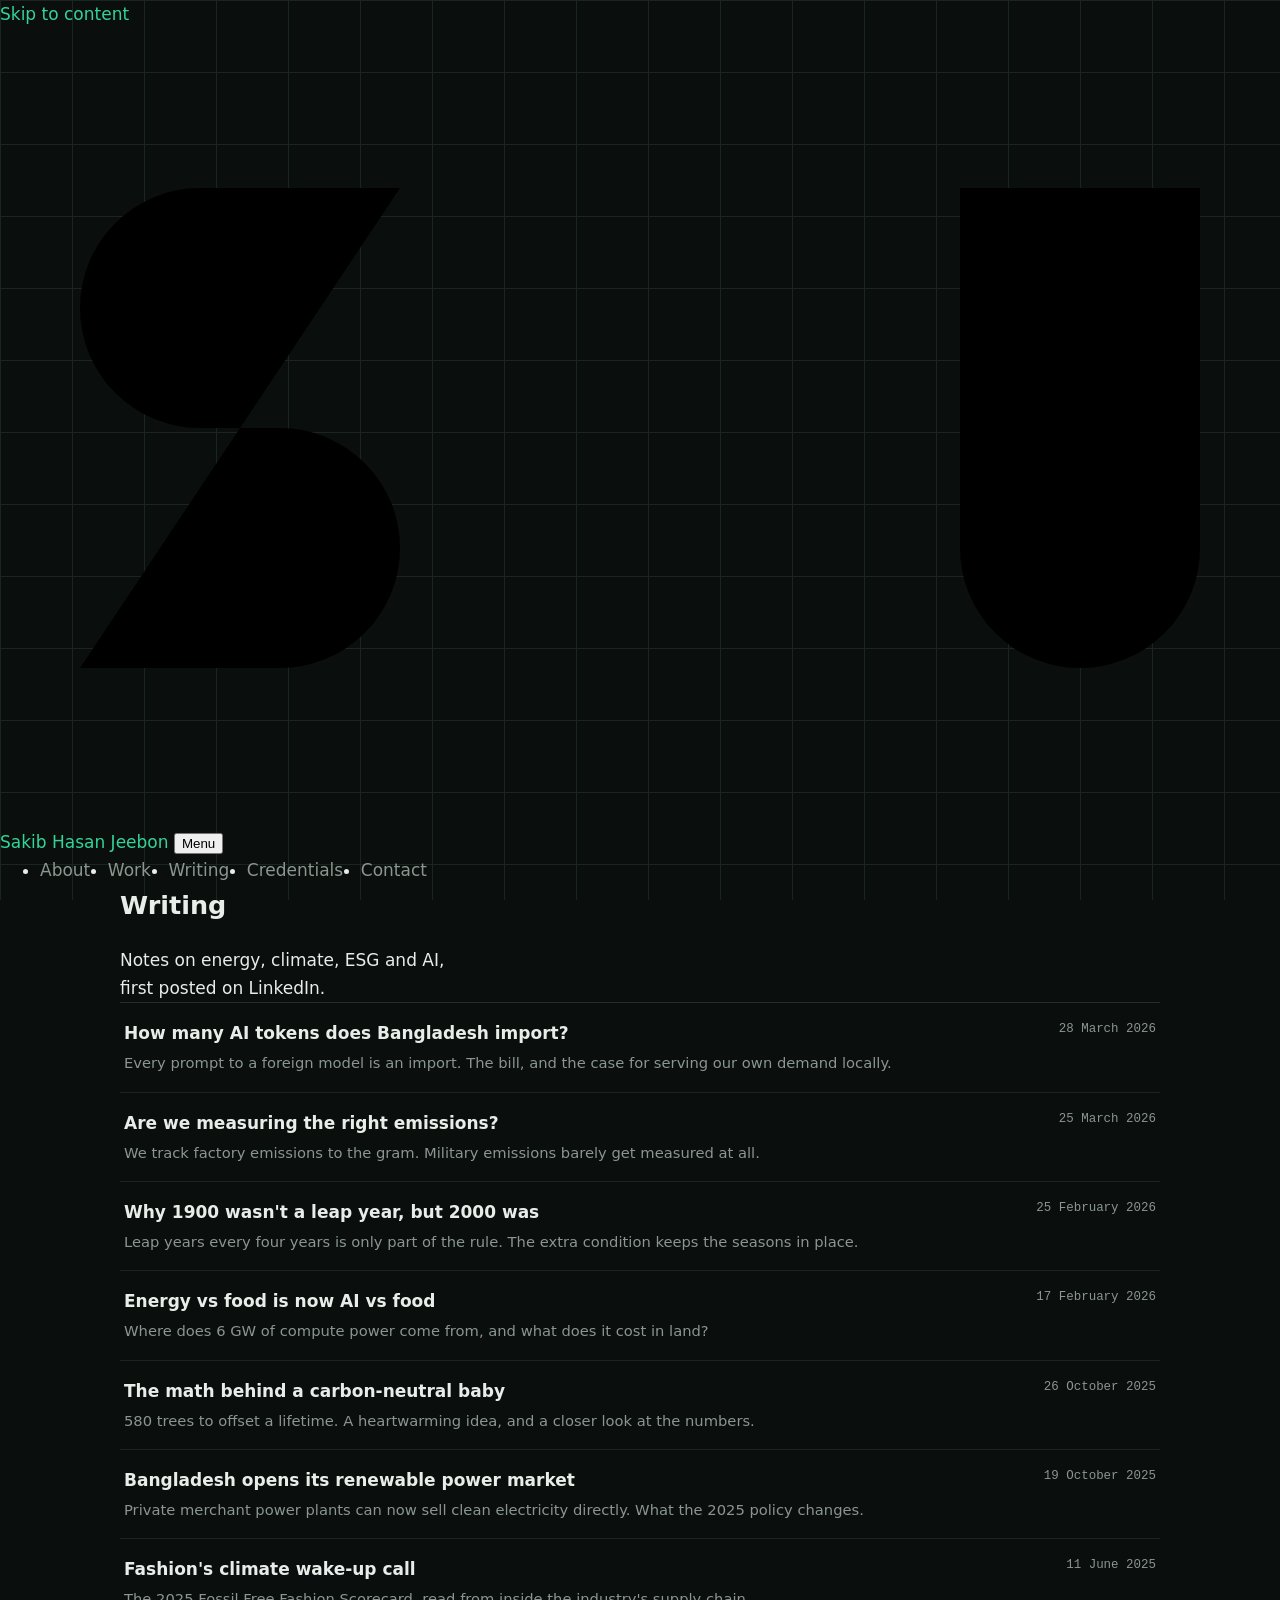
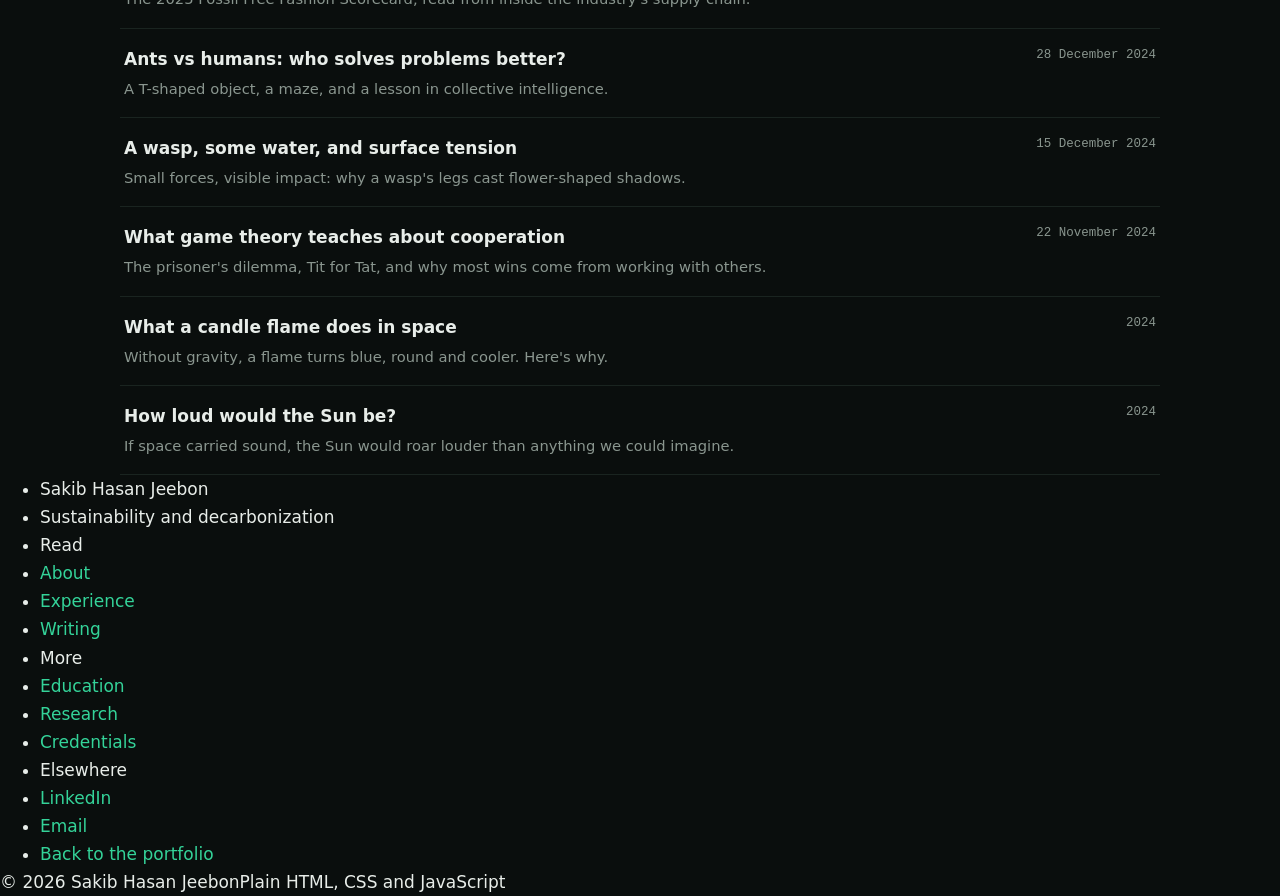
<file: writing/index.html>
<!DOCTYPE html>
<html lang="en">
<head>
  <meta charset="utf-8">
  <meta http-equiv="Content-Security-Policy" content="default-src 'self'; script-src 'self' 'sha256-qOhFsq0QMV2REqNwk5hGH5bZE9SkX6gt6yeyKdYPv+U='; style-src 'self'; style-src-attr 'unsafe-inline'; img-src 'self' data:; font-src 'self'; connect-src 'self'; object-src 'none'; base-uri 'none'; form-action 'none'">
  <meta name="referrer" content="strict-origin-when-cross-origin">
  <meta name="viewport" content="width=device-width, initial-scale=1">
  <title>Writing · Sakib Hasan Jeebon</title>
  <meta name="description" content="Notes on energy, climate, ESG and AI by Sakib Hasan Jeebon.">
  <meta name="author" content="Sakib Hasan Jeebon">
  <link rel="canonical" href="https://sakibjeebon.github.io/writing/">
  <meta name="theme-color" content="#ff6831">
  <meta property="og:type" content="website">
  <meta property="og:title" content="Writing · Sakib Hasan Jeebon">
  <meta property="og:description" content="Notes on energy, climate, ESG and AI by Sakib Hasan Jeebon.">
  <meta property="og:url" content="https://sakibjeebon.github.io/writing/">
  
  <link rel="icon" href="../favicon.svg" type="image/svg+xml">
  <link rel="icon" type="image/png" sizes="32x32" href="../favicon-32x32.png">
  <link rel="apple-touch-icon" href="../apple-touch-icon.png">
  <link rel="preload" href="../assets/fonts/hanken-grotesk-latin.woff2" as="font" type="font/woff2" crossorigin>
  <link rel="stylesheet" href="../assets/css/style.css">
  <script>document.documentElement.classList.add("js")</script>
  <script defer src="../assets/js/main.js"></script>
</head>
<body class="no-hero">
<a class="skip" href="#main">Skip to content</a>
<header class="site-head" id="head">
  <a class="brand" href="../" aria-label="Sakib Hasan Jeebon, home">
    <svg viewBox="0 2 64 40" aria-hidden="true"><path class="logo-line" pathLength="1" d="M20 10H10a6 6 0 0 0 0 12h4a6 6 0 0 1 0 12H4"/><path class="logo-line" pathLength="1" d="M27 8v28M41 8v28M27 22h14"/><path class="logo-line" pathLength="1" d="M48 10h12v18a6 6 0 0 1-12 0"/></svg>
    <span class="brand-name">Sakib Hasan Jeebon</span>
  </a>
  <button class="nav-toggle" type="button" aria-expanded="false" aria-controls="nav-links">Menu</button>
  <ul class="nav-links" id="nav-links">
    <li><a href="../#about">About</a></li>
    <li><a href="../#experience">Work</a></li>
    <li><a href="./">Writing</a></li>
    <li><a href="../#credentials">Credentials</a></li>
    <li><a href="../#contact">Contact</a></li>
  </ul>
</header>

<main id="main">
  <section class="chapter c-orange post-top" aria-labelledby="w-h">
    <div class="wrap">
      <h1 id="w-h" class="rise">Writing</h1>
      <p class="lead rise" style="--i:1; margin-top:1.25rem; max-width:30ch">Notes on energy, climate, ESG and AI, first posted on LinkedIn.</p>
    </div>
  </section>
  <section class="chapter c-white post-body-wrap">
    <div class="wrap">
      <ul class="archive-list">
        <li class="rise" style="--i:0"><a class="r-title" href="ai-token-import.html">How many AI tokens does Bangladesh import?</a><span class="r-val"><time datetime="2026-03-28">28 March 2026</time></span><span class="r-sub">Every prompt to a foreign model is an import. The bill, and the case for serving our own demand locally.</span></li>
        <li class="rise" style="--i:1"><a class="r-title" href="measuring-the-right-emissions.html">Are we measuring the right emissions?</a><span class="r-val"><time datetime="2026-03-25">25 March 2026</time></span><span class="r-sub">We track factory emissions to the gram. Military emissions barely get measured at all.</span></li>
        <li class="rise" style="--i:2"><a class="r-title" href="leap-year-rule.html">Why 1900 wasn't a leap year, but 2000 was</a><span class="r-val"><time datetime="2026-02-25">25 February 2026</time></span><span class="r-sub">Leap years every four years is only part of the rule. The extra condition keeps the seasons in place.</span></li>
        <li class="rise" style="--i:0"><a class="r-title" href="ai-vs-food.html">Energy vs food is now AI vs food</a><span class="r-val"><time datetime="2026-02-17">17 February 2026</time></span><span class="r-sub">Where does 6 GW of compute power come from, and what does it cost in land?</span></li>
        <li class="rise" style="--i:1"><a class="r-title" href="carbon-neutral-baby.html">The math behind a carbon-neutral baby</a><span class="r-val"><time datetime="2025-10-26">26 October 2025</time></span><span class="r-sub">580 trees to offset a lifetime. A heartwarming idea, and a closer look at the numbers.</span></li>
        <li class="rise" style="--i:2"><a class="r-title" href="bangladesh-renewable-market.html">Bangladesh opens its renewable power market</a><span class="r-val"><time datetime="2025-10-19">19 October 2025</time></span><span class="r-sub">Private merchant power plants can now sell clean electricity directly. What the 2025 policy changes.</span></li>
        <li class="rise" style="--i:0"><a class="r-title" href="fossil-free-fashion-scorecard.html">Fashion's climate wake-up call</a><span class="r-val"><time datetime="2025-06-11">11 June 2025</time></span><span class="r-sub">The 2025 Fossil Free Fashion Scorecard, read from inside the industry's supply chain.</span></li>
        <li class="rise" style="--i:1"><a class="r-title" href="ants-vs-humans.html">Ants vs humans: who solves problems better?</a><span class="r-val"><time datetime="2024-12-28">28 December 2024</time></span><span class="r-sub">A T-shaped object, a maze, and a lesson in collective intelligence.</span></li>
        <li class="rise" style="--i:2"><a class="r-title" href="surface-tension.html">A wasp, some water, and surface tension</a><span class="r-val"><time datetime="2024-12-15">15 December 2024</time></span><span class="r-sub">Small forces, visible impact: why a wasp's legs cast flower-shaped shadows.</span></li>
        <li class="rise" style="--i:0"><a class="r-title" href="game-theory.html">What game theory teaches about cooperation</a><span class="r-val"><time datetime="2024-11-22">22 November 2024</time></span><span class="r-sub">The prisoner's dilemma, Tit for Tat, and why most wins come from working with others.</span></li>
        <li class="rise" style="--i:1"><a class="r-title" href="candle-flame-in-space.html">What a candle flame does in space</a><span class="r-val"><time datetime="2024-11-01">2024</time></span><span class="r-sub">Without gravity, a flame turns blue, round and cooler. Here's why.</span></li>
        <li class="rise" style="--i:2"><a class="r-title" href="sound-of-the-sun.html">How loud would the Sun be?</a><span class="r-val"><time datetime="2024-10-15">2024</time></span><span class="r-sub">If space carried sound, the Sun would roar louder than anything we could imagine.</span></li>
      </ul>
    </div>
  </section>
</main>
<footer class="foot">
  <div class="foot-cols">
    <ul><li>Sakib Hasan Jeebon</li><li>Sustainability and decarbonization</li></ul>
    <ul><li>Read</li><li><a href="../#about">About</a></li><li><a href="../#experience">Experience</a></li><li><a href="./">Writing</a></li></ul>
    <ul><li>More</li><li><a href="../#education">Education</a></li><li><a href="../#research">Research</a></li><li><a href="../#credentials">Credentials</a></li></ul>
    <ul><li>Elsewhere</li><li><a href="https://www.linkedin.com/in/sakibjeebon" target="_blank" rel="noopener noreferrer">LinkedIn</a></li><li><a href="mailto:sakibjeebon@gmail.com">Email</a></li><li><a href="../">Back to the portfolio</a></li></ul>
  </div>
  <p class="legal"><span>© 2026 Sakib Hasan Jeebon</span><span>Plain HTML, CSS and JavaScript</span></p>
</footer>
</body>
</html>
</file>
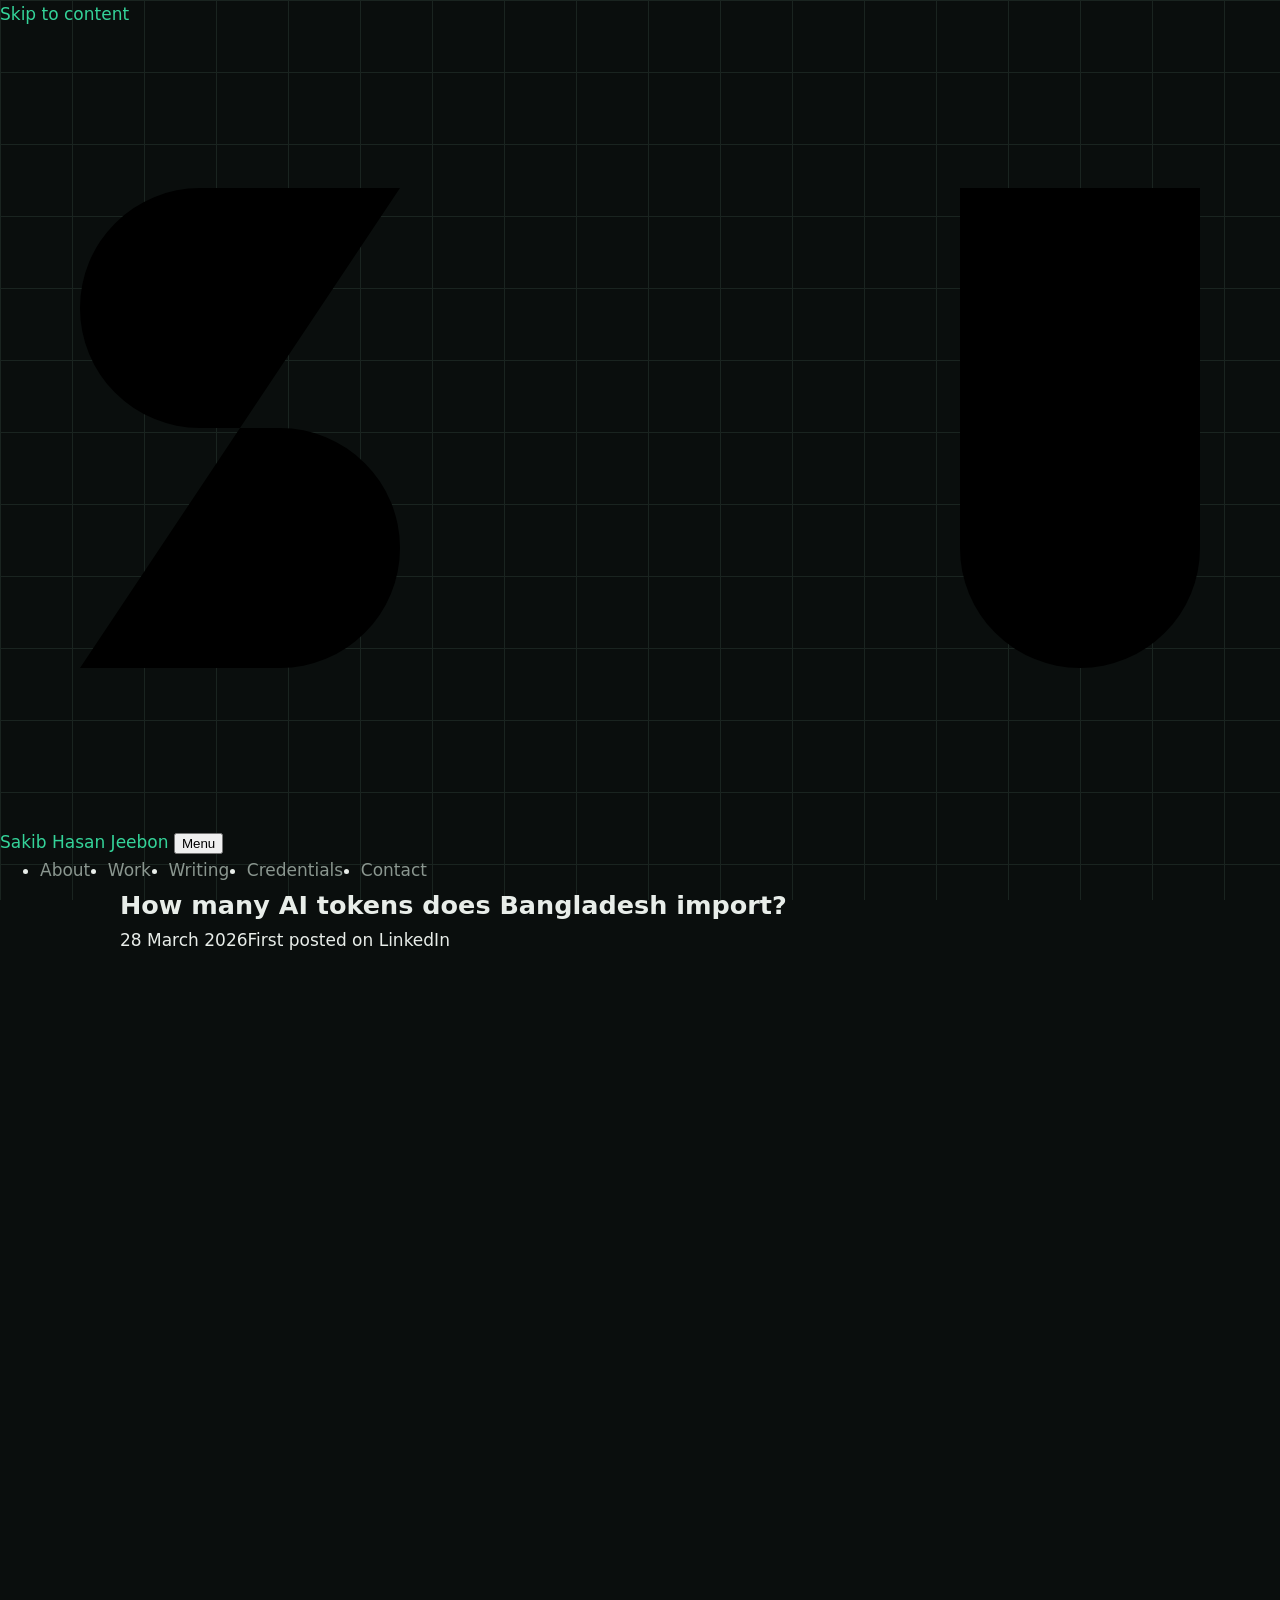
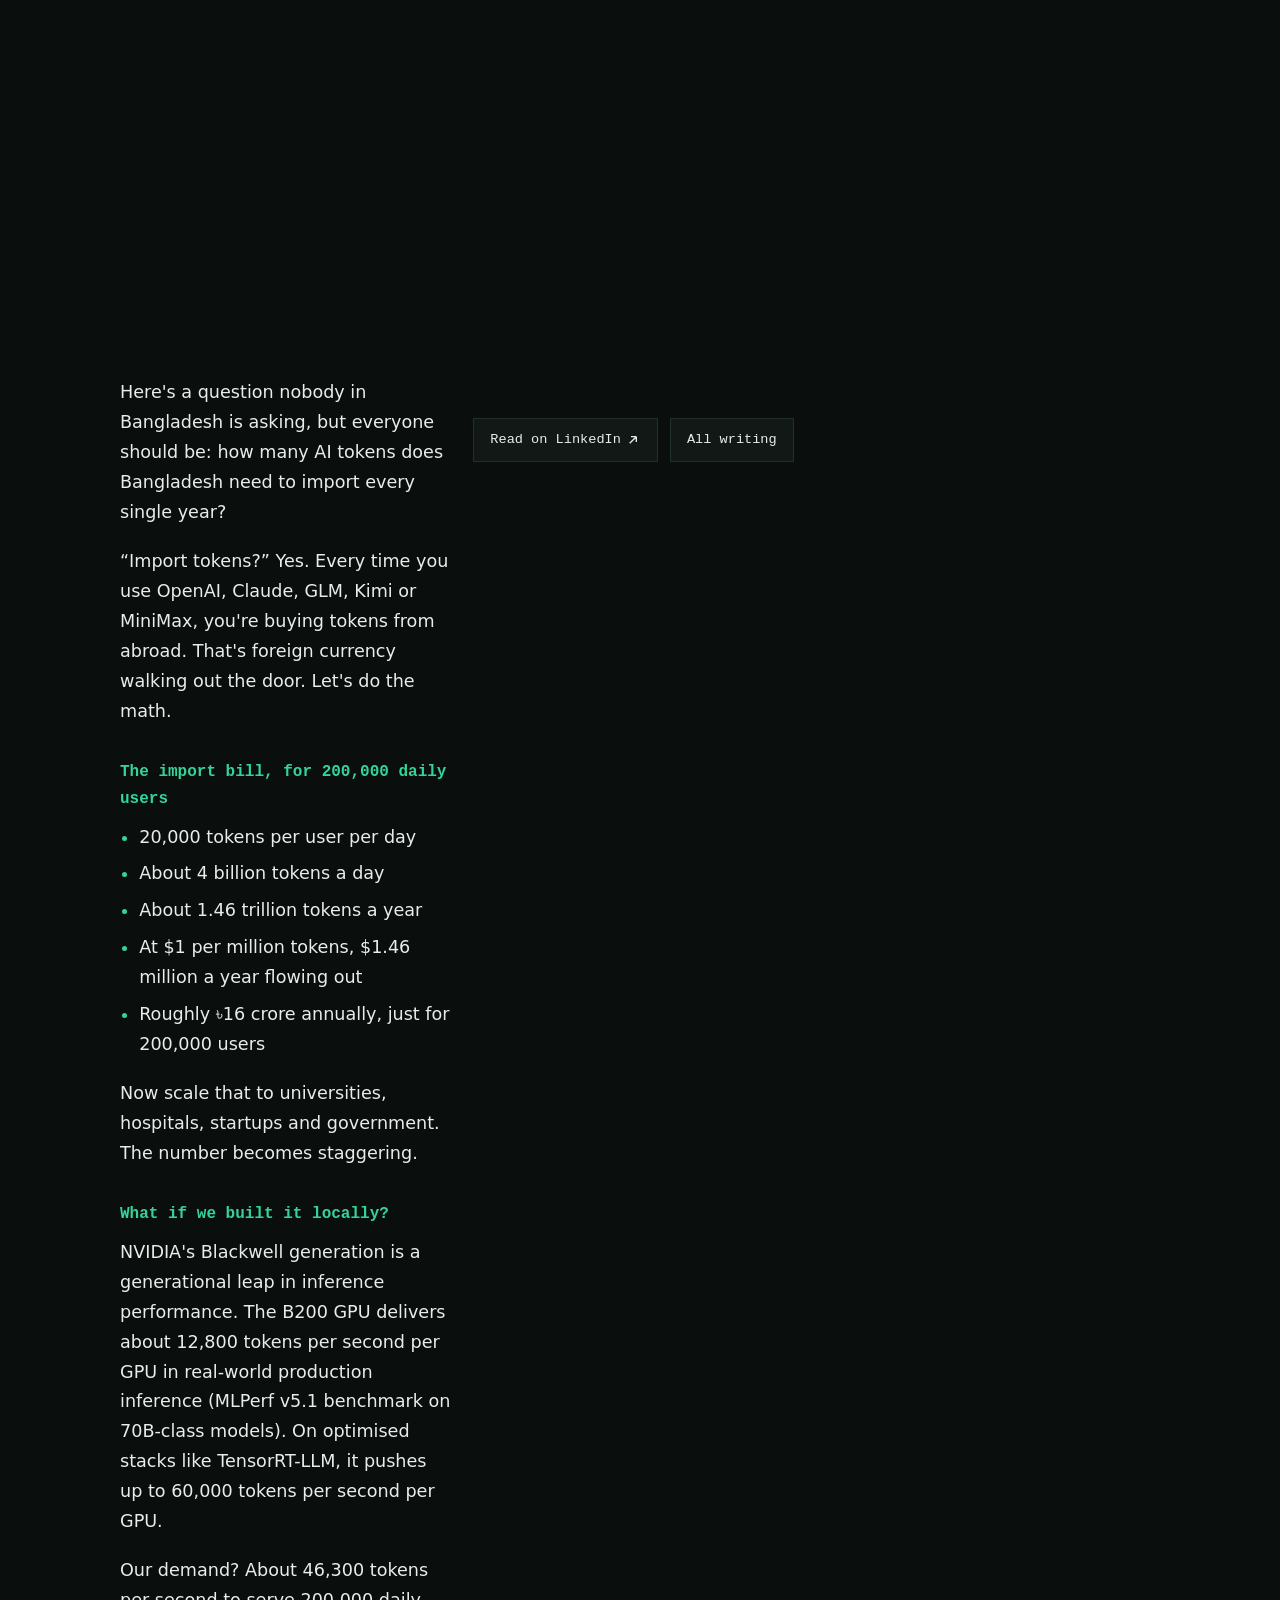
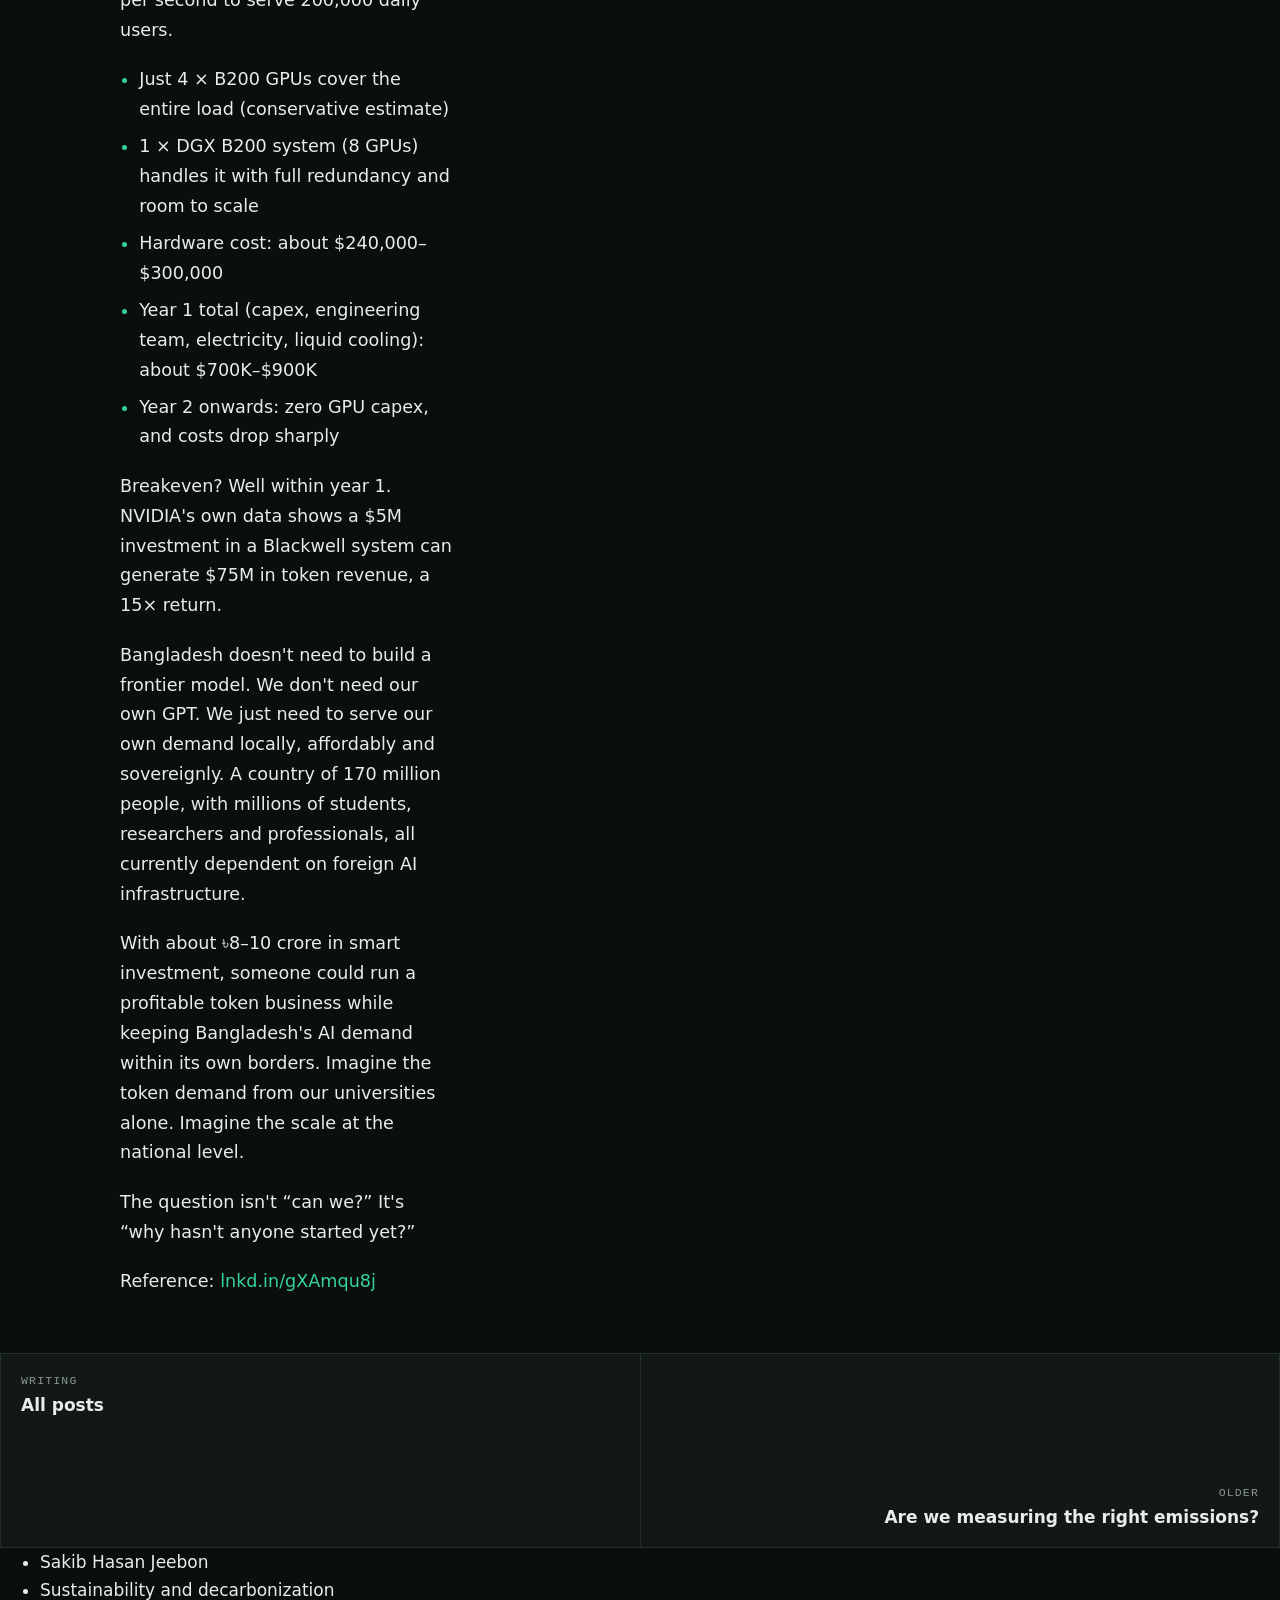
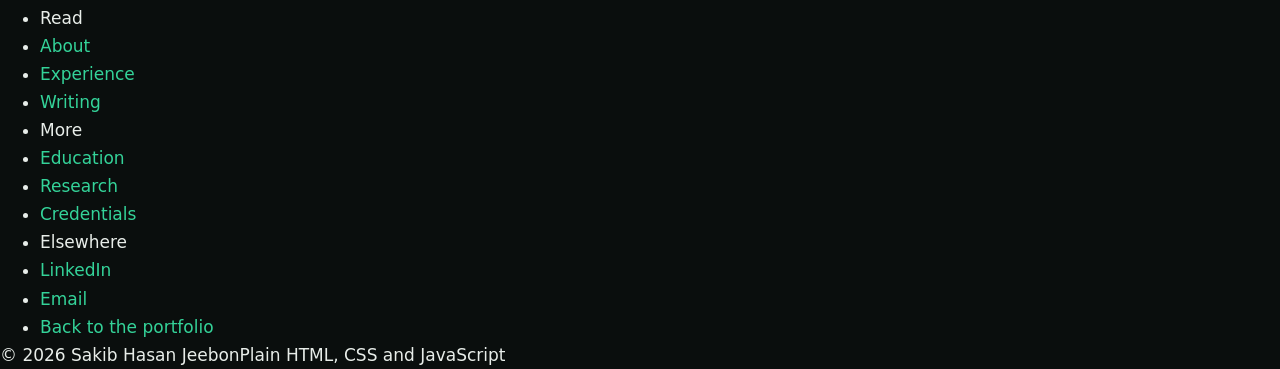
<file: writing/ai-token-import.html>
<!DOCTYPE html>
<html lang="en">
<head>
  <meta charset="utf-8">
  <meta http-equiv="Content-Security-Policy" content="default-src 'self'; script-src 'self' 'sha256-qOhFsq0QMV2REqNwk5hGH5bZE9SkX6gt6yeyKdYPv+U='; style-src 'self'; style-src-attr 'unsafe-inline'; img-src 'self' data:; font-src 'self'; connect-src 'self'; object-src 'none'; base-uri 'none'; form-action 'none'">
  <meta name="referrer" content="strict-origin-when-cross-origin">
  <meta name="viewport" content="width=device-width, initial-scale=1">
  <title>How many AI tokens does Bangladesh import? · Sakib Hasan Jeebon</title>
  <meta name="description" content="Every prompt to a foreign model is an import. The bill, and the case for serving our own demand locally.">
  <meta name="author" content="Sakib Hasan Jeebon">
  <link rel="canonical" href="https://sakibjeebon.github.io/writing/ai-token-import.html">
  <meta name="theme-color" content="#ff6831">
  <meta property="og:type" content="article">
  <meta property="og:title" content="How many AI tokens does Bangladesh import? · Sakib Hasan Jeebon">
  <meta property="og:description" content="Every prompt to a foreign model is an import. The bill, and the case for serving our own demand locally.">
  <meta property="og:url" content="https://sakibjeebon.github.io/writing/ai-token-import.html">
  <meta property="og:image" content="https://sakibjeebon.github.io/assets/img/writing/ai-token-import.jpg">
  <link rel="icon" href="../favicon.svg" type="image/svg+xml">
  <link rel="icon" type="image/png" sizes="32x32" href="../favicon-32x32.png">
  <link rel="apple-touch-icon" href="../apple-touch-icon.png">
  <link rel="preload" href="../assets/fonts/hanken-grotesk-latin.woff2" as="font" type="font/woff2" crossorigin>
  <link rel="stylesheet" href="../assets/css/style.css">
  <script>document.documentElement.classList.add("js")</script>
  <script defer src="../assets/js/main.js"></script>
</head>
<body class="no-hero">
<a class="skip" href="#main">Skip to content</a>
<header class="site-head" id="head">
  <a class="brand" href="../" aria-label="Sakib Hasan Jeebon, home">
    <svg viewBox="0 2 64 40" aria-hidden="true"><path class="logo-line" pathLength="1" d="M20 10H10a6 6 0 0 0 0 12h4a6 6 0 0 1 0 12H4"/><path class="logo-line" pathLength="1" d="M27 8v28M41 8v28M27 22h14"/><path class="logo-line" pathLength="1" d="M48 10h12v18a6 6 0 0 1-12 0"/></svg>
    <span class="brand-name">Sakib Hasan Jeebon</span>
  </a>
  <button class="nav-toggle" type="button" aria-expanded="false" aria-controls="nav-links">Menu</button>
  <ul class="nav-links" id="nav-links">
    <li><a href="../#about">About</a></li>
    <li><a href="../#experience">Work</a></li>
    <li><a href="./">Writing</a></li>
    <li><a href="../#credentials">Credentials</a></li>
    <li><a href="../#contact">Contact</a></li>
  </ul>
</header>

<main id="main">
  <section class="chapter c-orange post-top" aria-labelledby="post-h">
    <div class="wrap grid">
      <div class="post-title">
        <h1 id="post-h" class="rise">How many AI tokens does Bangladesh import?</h1>
        <p class="post-meta rise" style="--i:1"><time datetime="2026-03-28">28 March 2026</time><span>First posted on LinkedIn</span></p>
      </div>
      <figure class="post-figure rise" style="--i:2"><img src="../assets/img/writing/ai-token-import-480.webp" srcset="../assets/img/writing/ai-token-import-480.webp 480w, ../assets/img/writing/ai-token-import-960.webp 960w" sizes="(max-width: 900px) 100vw, 42vw" alt="Infographic: ৳16 crore a year outflow for 200,000 AI users in Bangladesh, versus building local AI infrastructure." width="1024" height="1024" fetchpriority="high" decoding="async"></figure>
    </div>
  </section>
  <article class="chapter c-white post-body-wrap">
    <div class="wrap post-grid">
      <div class="post-body">
        <p class="rise" style="--i:0">Here's a question nobody in Bangladesh is asking, but everyone should be: how many AI tokens does Bangladesh need to import every single year?</p>
        <p class="rise" style="--i:1">“Import tokens?” Yes. Every time you use OpenAI, Claude, GLM, Kimi or MiniMax, you're buying tokens from abroad. That's foreign currency walking out the door. Let's do the math.</p>
        <h2 class="rise" style="--i:2">The import bill, for 200,000 daily users</h2>
        <ul class="rise" style="--i:0"><li>20,000 tokens per user per day</li><li>About 4 billion tokens a day</li><li>About 1.46 trillion tokens a year</li><li>At $1 per million tokens, $1.46 million a year flowing out</li><li>Roughly ৳16 crore annually, just for 200,000 users</li></ul>
        <p class="rise" style="--i:1">Now scale that to universities, hospitals, startups and government. The number becomes staggering.</p>
        <h2 class="rise" style="--i:2">What if we built it locally?</h2>
        <p class="rise" style="--i:0">NVIDIA's Blackwell generation is a generational leap in inference performance. The B200 GPU delivers about 12,800 tokens per second per GPU in real-world production inference (MLPerf v5.1 benchmark on 70B-class models). On optimised stacks like TensorRT-LLM, it pushes up to 60,000 tokens per second per GPU.</p>
        <p class="rise" style="--i:1">Our demand? About 46,300 tokens per second to serve 200,000 daily users.</p>
        <ul class="rise" style="--i:2"><li>Just 4 × B200 GPUs cover the entire load (conservative estimate)</li><li>1 × DGX B200 system (8 GPUs) handles it with full redundancy and room to scale</li><li>Hardware cost: about $240,000–$300,000</li><li>Year 1 total (capex, engineering team, electricity, liquid cooling): about $700K–$900K</li><li>Year 2 onwards: zero GPU capex, and costs drop sharply</li></ul>
        <p class="rise" style="--i:0">Breakeven? Well within year 1. NVIDIA's own data shows a $5M investment in a Blackwell system can generate $75M in token revenue, a 15× return.</p>
        <p class="rise" style="--i:1">Bangladesh doesn't need to build a frontier model. We don't need our own GPT. We just need to serve our own demand locally, affordably and sovereignly. A country of 170 million people, with millions of students, researchers and professionals, all currently dependent on foreign AI infrastructure.</p>
        <p class="rise" style="--i:2">With about ৳8–10 crore in smart investment, someone could run a profitable token business while keeping Bangladesh's AI demand within its own borders. Imagine the token demand from our universities alone. Imagine the scale at the national level.</p>
        <p class="rise" style="--i:0">The question isn't “can we?” It's “why hasn't anyone started yet?”</p>
        <p class="rise" style="--i:1">Reference: <a href="https://lnkd.in/gXAmqu8j">lnkd.in/gXAmqu8j</a></p>
      </div>
      <aside class="post-rail" aria-label="About this post">
        <p class="post-actions">
          <a class="btn" href="https://www.linkedin.com/feed/update/urn:li:activity:7443650681405800448/" target="_blank" rel="noopener noreferrer">Read on LinkedIn <svg class="ic" viewBox="0 0 24 24" aria-hidden="true"><path fill="none" stroke="currentColor" stroke-width="2" d="M7 17 17 7m0 0H9m8 0v8"/></svg></a>
          <a class="btn btn-quiet" href="./">All writing</a>
        </p>
      </aside>
    </div>
  </article>
  <nav class="post-nav" aria-label="More writing">
    <a href="./"><span>Writing</span><strong>All posts</strong></a>
    <a class="next" href="measuring-the-right-emissions.html"><img src="../assets/img/writing/measuring-the-right-emissions-480.webp" alt="" width="112" height="112" loading="lazy" decoding="async"><span>Older</span><strong>Are we measuring the right emissions?</strong></a>
  </nav>
</main>
<footer class="foot">
  <div class="foot-cols">
    <ul><li>Sakib Hasan Jeebon</li><li>Sustainability and decarbonization</li></ul>
    <ul><li>Read</li><li><a href="../#about">About</a></li><li><a href="../#experience">Experience</a></li><li><a href="./">Writing</a></li></ul>
    <ul><li>More</li><li><a href="../#education">Education</a></li><li><a href="../#research">Research</a></li><li><a href="../#credentials">Credentials</a></li></ul>
    <ul><li>Elsewhere</li><li><a href="https://www.linkedin.com/in/sakibjeebon" target="_blank" rel="noopener noreferrer">LinkedIn</a></li><li><a href="mailto:sakibjeebon@gmail.com">Email</a></li><li><a href="../">Back to the portfolio</a></li></ul>
  </div>
  <p class="legal"><span>© 2026 Sakib Hasan Jeebon</span><span>Plain HTML, CSS and JavaScript</span></p>
</footer>
</body>
</html>
</file>
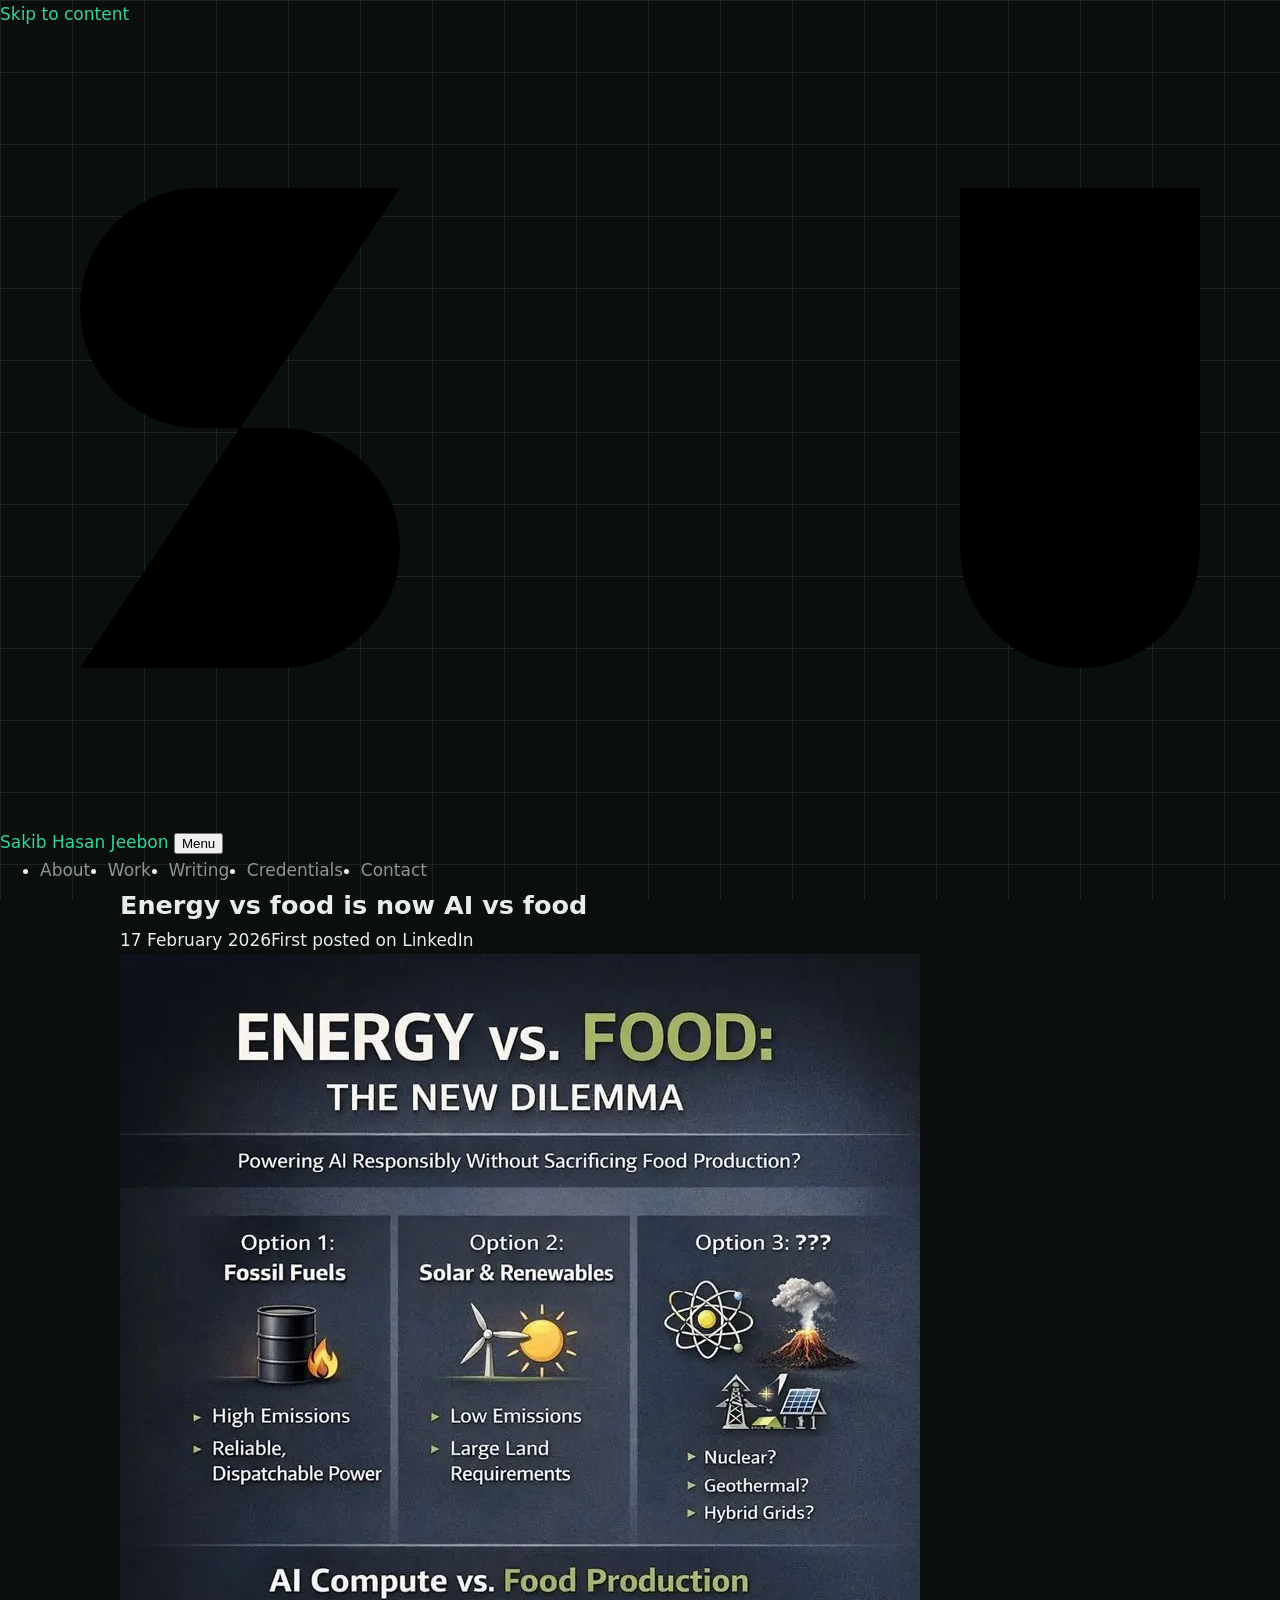
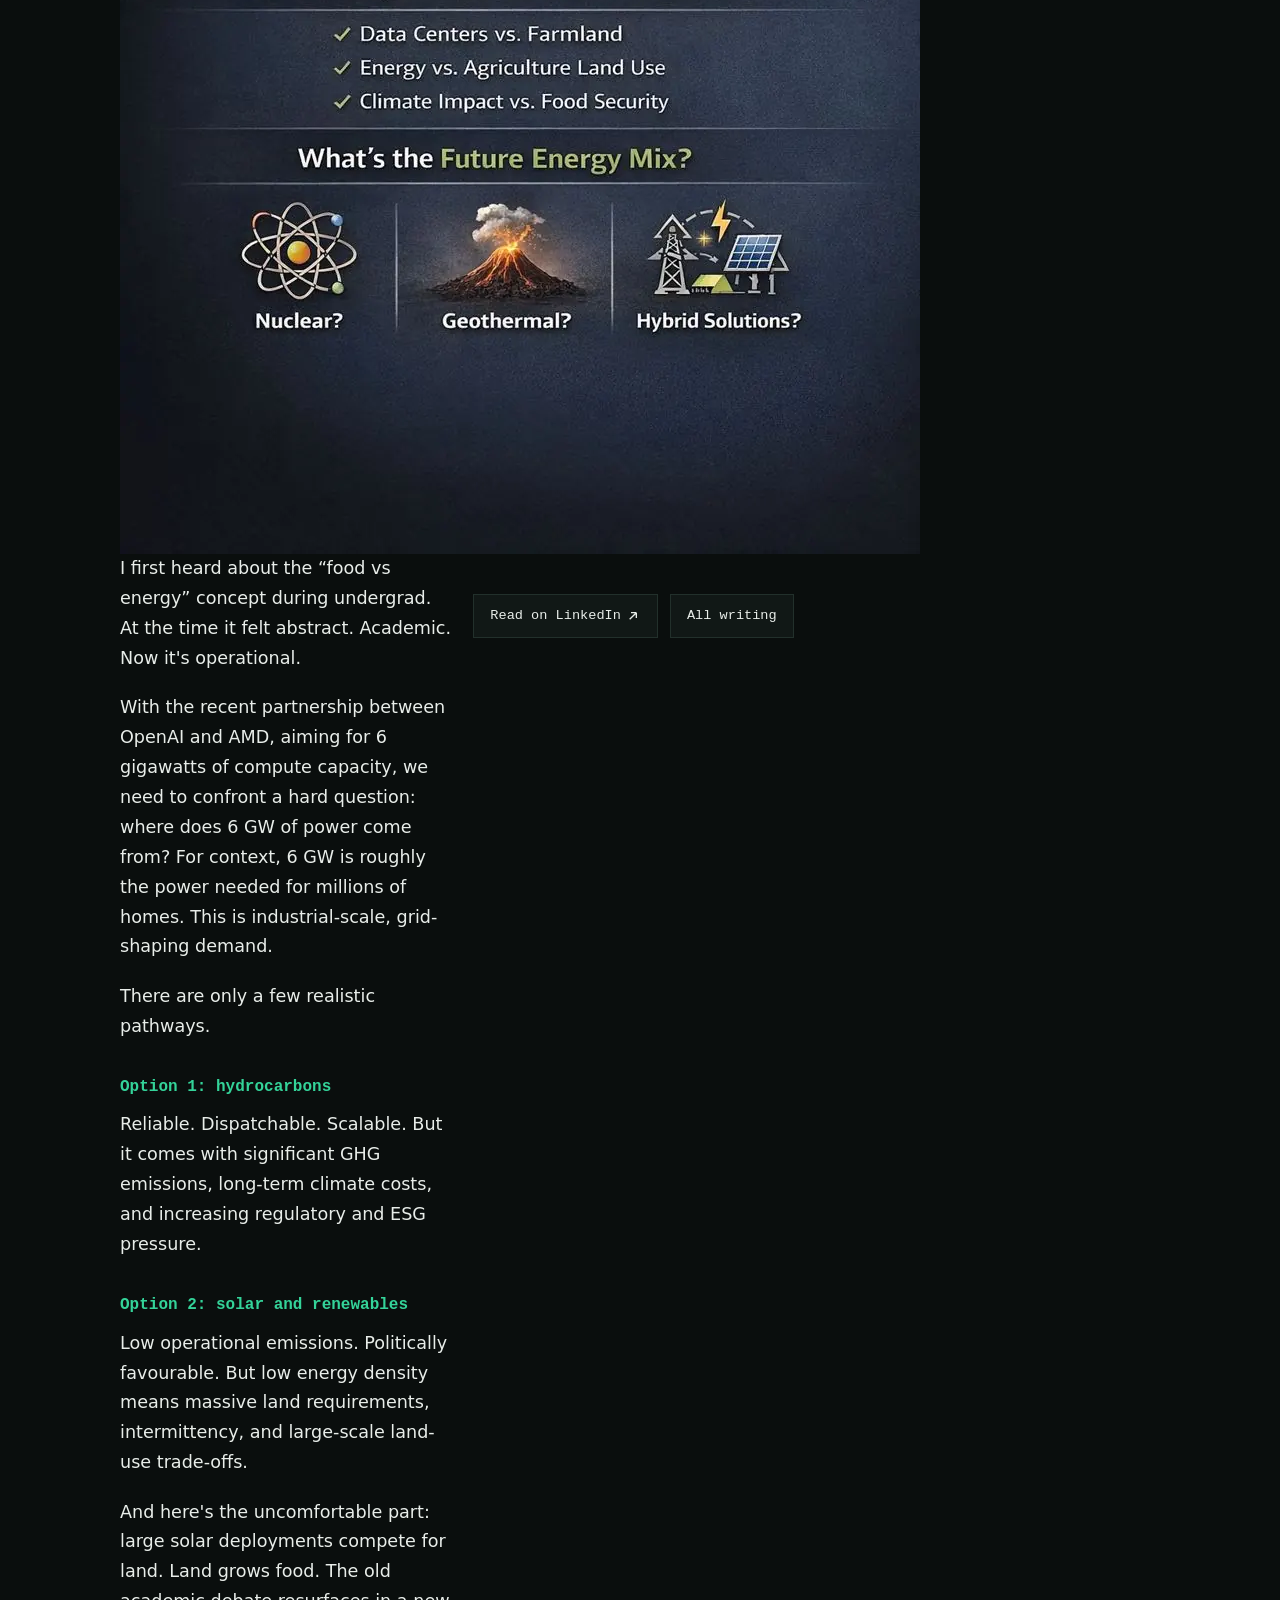
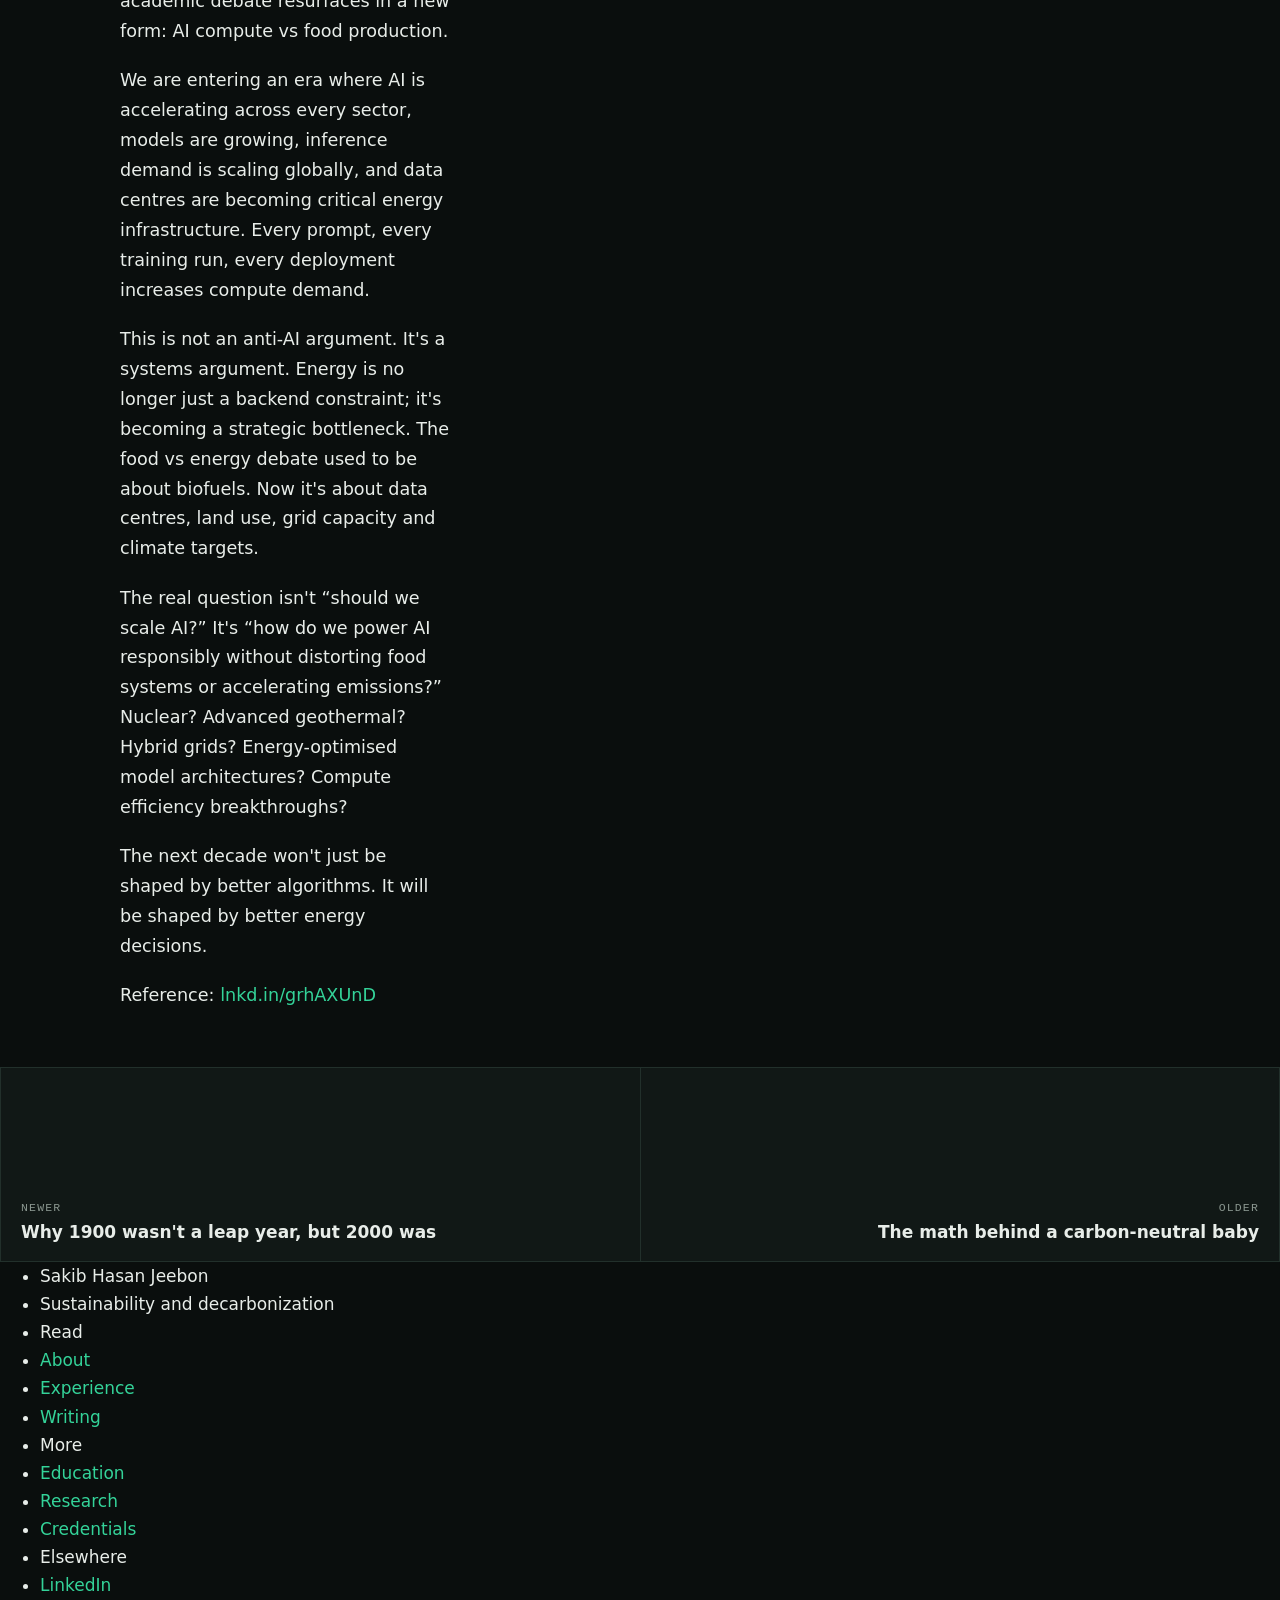
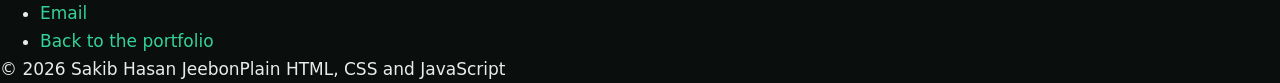
<file: writing/ai-vs-food.html>
<!DOCTYPE html>
<html lang="en">
<head>
  <meta charset="utf-8">
  <meta http-equiv="Content-Security-Policy" content="default-src 'self'; script-src 'self' 'sha256-qOhFsq0QMV2REqNwk5hGH5bZE9SkX6gt6yeyKdYPv+U='; style-src 'self'; style-src-attr 'unsafe-inline'; img-src 'self' data:; font-src 'self'; connect-src 'self'; object-src 'none'; base-uri 'none'; form-action 'none'">
  <meta name="referrer" content="strict-origin-when-cross-origin">
  <meta name="viewport" content="width=device-width, initial-scale=1">
  <title>Energy vs food is now AI vs food · Sakib Hasan Jeebon</title>
  <meta name="description" content="Where does 6 GW of compute power come from, and what does it cost in land?">
  <meta name="author" content="Sakib Hasan Jeebon">
  <link rel="canonical" href="https://sakibjeebon.github.io/writing/ai-vs-food.html">
  <meta name="theme-color" content="#ff6831">
  <meta property="og:type" content="article">
  <meta property="og:title" content="Energy vs food is now AI vs food · Sakib Hasan Jeebon">
  <meta property="og:description" content="Where does 6 GW of compute power come from, and what does it cost in land?">
  <meta property="og:url" content="https://sakibjeebon.github.io/writing/ai-vs-food.html">
  <meta property="og:image" content="https://sakibjeebon.github.io/assets/img/writing/ai-vs-food.jpg">
  <link rel="icon" href="../favicon.svg" type="image/svg+xml">
  <link rel="icon" type="image/png" sizes="32x32" href="../favicon-32x32.png">
  <link rel="apple-touch-icon" href="../apple-touch-icon.png">
  <link rel="preload" href="../assets/fonts/hanken-grotesk-latin.woff2" as="font" type="font/woff2" crossorigin>
  <link rel="stylesheet" href="../assets/css/style.css">
  <script>document.documentElement.classList.add("js")</script>
  <script defer src="../assets/js/main.js"></script>
</head>
<body class="no-hero">
<a class="skip" href="#main">Skip to content</a>
<header class="site-head" id="head">
  <a class="brand" href="../" aria-label="Sakib Hasan Jeebon, home">
    <svg viewBox="0 2 64 40" aria-hidden="true"><path class="logo-line" pathLength="1" d="M20 10H10a6 6 0 0 0 0 12h4a6 6 0 0 1 0 12H4"/><path class="logo-line" pathLength="1" d="M27 8v28M41 8v28M27 22h14"/><path class="logo-line" pathLength="1" d="M48 10h12v18a6 6 0 0 1-12 0"/></svg>
    <span class="brand-name">Sakib Hasan Jeebon</span>
  </a>
  <button class="nav-toggle" type="button" aria-expanded="false" aria-controls="nav-links">Menu</button>
  <ul class="nav-links" id="nav-links">
    <li><a href="../#about">About</a></li>
    <li><a href="../#experience">Work</a></li>
    <li><a href="./">Writing</a></li>
    <li><a href="../#credentials">Credentials</a></li>
    <li><a href="../#contact">Contact</a></li>
  </ul>
</header>

<main id="main">
  <section class="chapter c-orange post-top" aria-labelledby="post-h">
    <div class="wrap grid">
      <div class="post-title">
        <h1 id="post-h" class="rise">Energy vs food is now AI vs food</h1>
        <p class="post-meta rise" style="--i:1"><time datetime="2026-02-17">17 February 2026</time><span>First posted on LinkedIn</span></p>
      </div>
      <figure class="post-figure rise" style="--i:2"><img src="../assets/img/writing/ai-vs-food-480.webp" srcset="../assets/img/writing/ai-vs-food-480.webp 480w, ../assets/img/writing/ai-vs-food-800.webp 800w" sizes="(max-width: 900px) 100vw, 42vw" alt="Infographic: Energy vs Food, the new dilemma of powering AI without sacrificing food production." width="800" height="1200" fetchpriority="high" decoding="async"></figure>
    </div>
  </section>
  <article class="chapter c-white post-body-wrap">
    <div class="wrap post-grid">
      <div class="post-body">
        <p class="rise" style="--i:0">I first heard about the “food vs energy” concept during undergrad. At the time it felt abstract. Academic. Now it's operational.</p>
        <p class="rise" style="--i:1">With the recent partnership between OpenAI and AMD, aiming for 6 gigawatts of compute capacity, we need to confront a hard question: where does 6 GW of power come from? For context, 6 GW is roughly the power needed for millions of homes. This is industrial-scale, grid-shaping demand.</p>
        <p class="rise" style="--i:2">There are only a few realistic pathways.</p>
        <h2 class="rise" style="--i:0">Option 1: hydrocarbons</h2>
        <p class="rise" style="--i:1">Reliable. Dispatchable. Scalable. But it comes with significant GHG emissions, long-term climate costs, and increasing regulatory and ESG pressure.</p>
        <h2 class="rise" style="--i:2">Option 2: solar and renewables</h2>
        <p class="rise" style="--i:0">Low operational emissions. Politically favourable. But low energy density means massive land requirements, intermittency, and large-scale land-use trade-offs.</p>
        <p class="rise" style="--i:1">And here's the uncomfortable part: large solar deployments compete for land. Land grows food. The old academic debate resurfaces in a new form: AI compute vs food production.</p>
        <p class="rise" style="--i:2">We are entering an era where AI is accelerating across every sector, models are growing, inference demand is scaling globally, and data centres are becoming critical energy infrastructure. Every prompt, every training run, every deployment increases compute demand.</p>
        <p class="rise" style="--i:0">This is not an anti-AI argument. It's a systems argument. Energy is no longer just a backend constraint; it's becoming a strategic bottleneck. The food vs energy debate used to be about biofuels. Now it's about data centres, land use, grid capacity and climate targets.</p>
        <p class="rise" style="--i:1">The real question isn't “should we scale AI?” It's “how do we power AI responsibly without distorting food systems or accelerating emissions?” Nuclear? Advanced geothermal? Hybrid grids? Energy-optimised model architectures? Compute efficiency breakthroughs?</p>
        <p class="rise" style="--i:2">The next decade won't just be shaped by better algorithms. It will be shaped by better energy decisions.</p>
        <p class="rise" style="--i:0">Reference: <a href="https://lnkd.in/grhAXUnD">lnkd.in/grhAXUnD</a></p>
      </div>
      <aside class="post-rail" aria-label="About this post">
        <p class="post-actions">
          <a class="btn" href="https://www.linkedin.com/feed/update/urn:li:activity:7429517540776665089/" target="_blank" rel="noopener noreferrer">Read on LinkedIn <svg class="ic" viewBox="0 0 24 24" aria-hidden="true"><path fill="none" stroke="currentColor" stroke-width="2" d="M7 17 17 7m0 0H9m8 0v8"/></svg></a>
          <a class="btn btn-quiet" href="./">All writing</a>
        </p>
      </aside>
    </div>
  </article>
  <nav class="post-nav" aria-label="More writing">
    <a href="leap-year-rule.html"><img src="../assets/img/writing/leap-year-rule-480.webp" alt="" width="112" height="112" loading="lazy" decoding="async"><span>Newer</span><strong>Why 1900 wasn't a leap year, but 2000 was</strong></a>
    <a class="next" href="carbon-neutral-baby.html"><img src="../assets/img/writing/carbon-neutral-baby-480.webp" alt="" width="112" height="112" loading="lazy" decoding="async"><span>Older</span><strong>The math behind a carbon-neutral baby</strong></a>
  </nav>
</main>
<footer class="foot">
  <div class="foot-cols">
    <ul><li>Sakib Hasan Jeebon</li><li>Sustainability and decarbonization</li></ul>
    <ul><li>Read</li><li><a href="../#about">About</a></li><li><a href="../#experience">Experience</a></li><li><a href="./">Writing</a></li></ul>
    <ul><li>More</li><li><a href="../#education">Education</a></li><li><a href="../#research">Research</a></li><li><a href="../#credentials">Credentials</a></li></ul>
    <ul><li>Elsewhere</li><li><a href="https://www.linkedin.com/in/sakibjeebon" target="_blank" rel="noopener noreferrer">LinkedIn</a></li><li><a href="mailto:sakibjeebon@gmail.com">Email</a></li><li><a href="../">Back to the portfolio</a></li></ul>
  </div>
  <p class="legal"><span>© 2026 Sakib Hasan Jeebon</span><span>Plain HTML, CSS and JavaScript</span></p>
</footer>
</body>
</html>
</file>
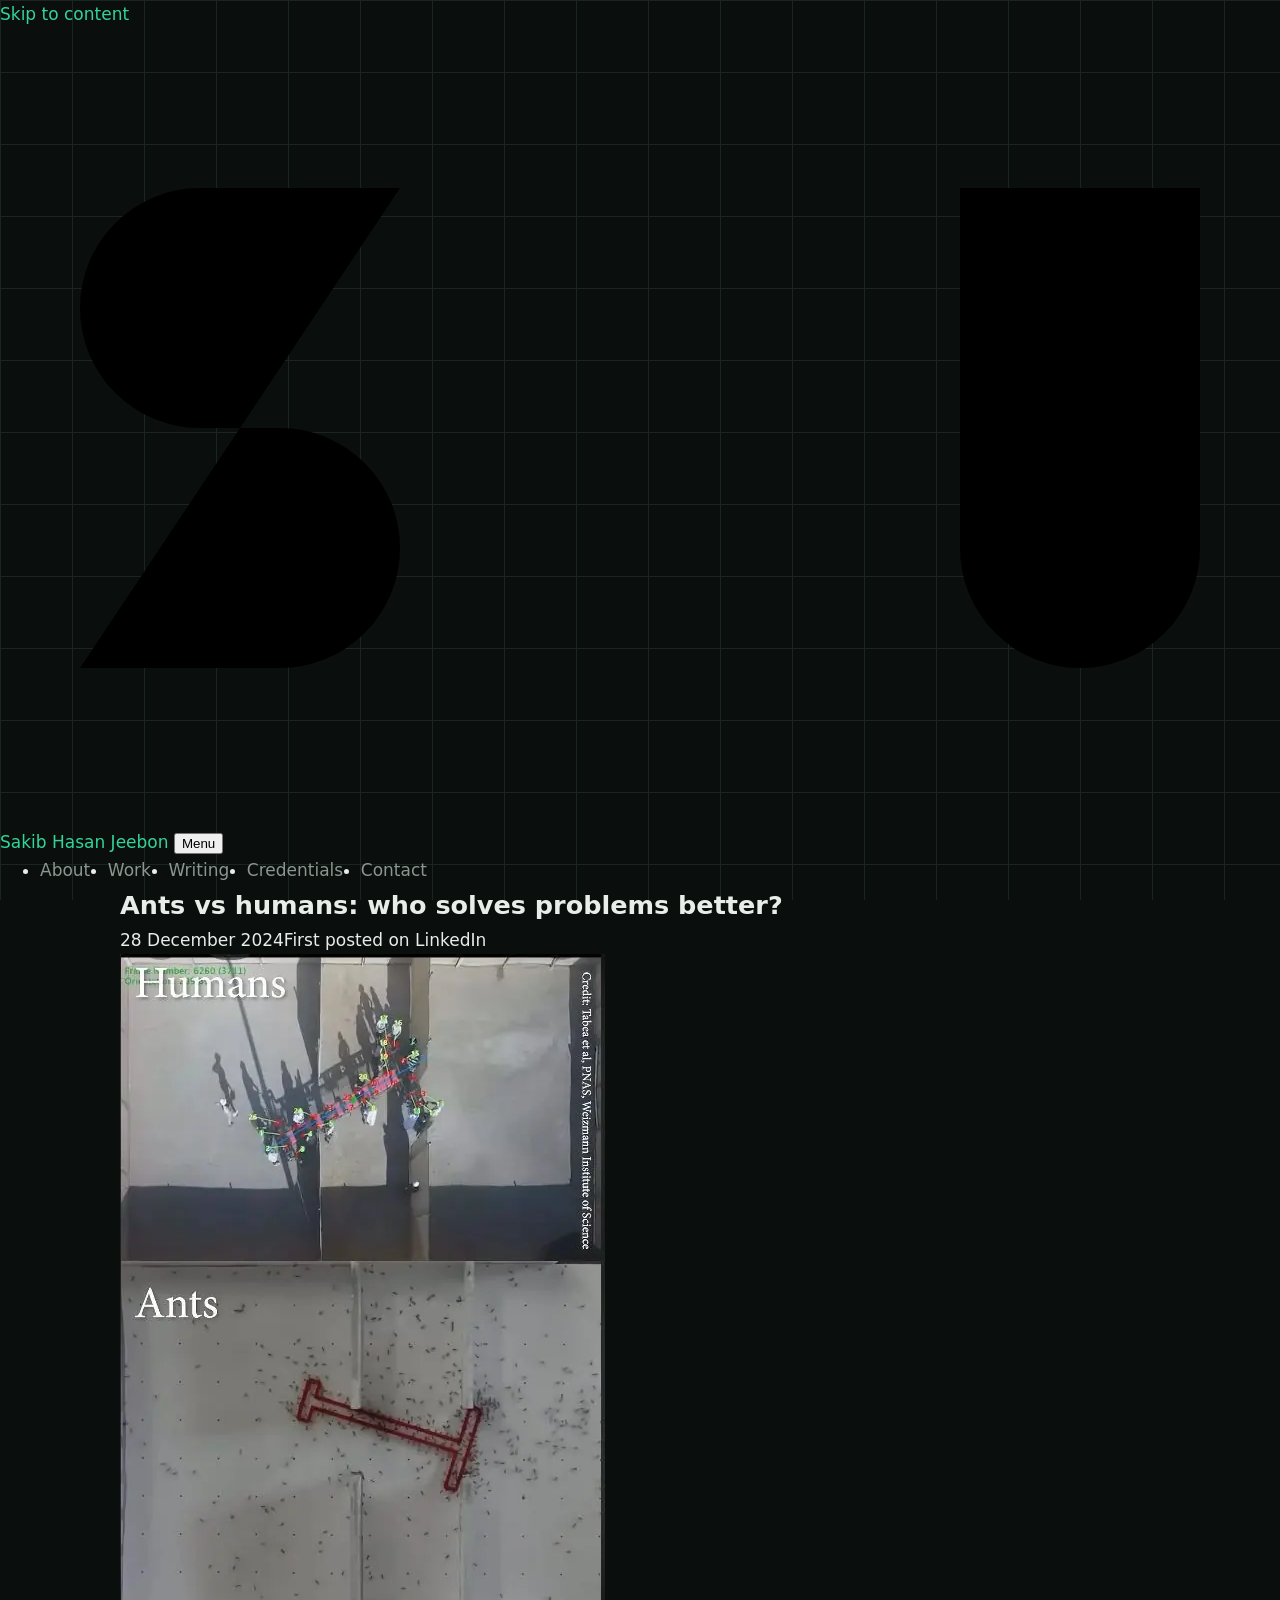
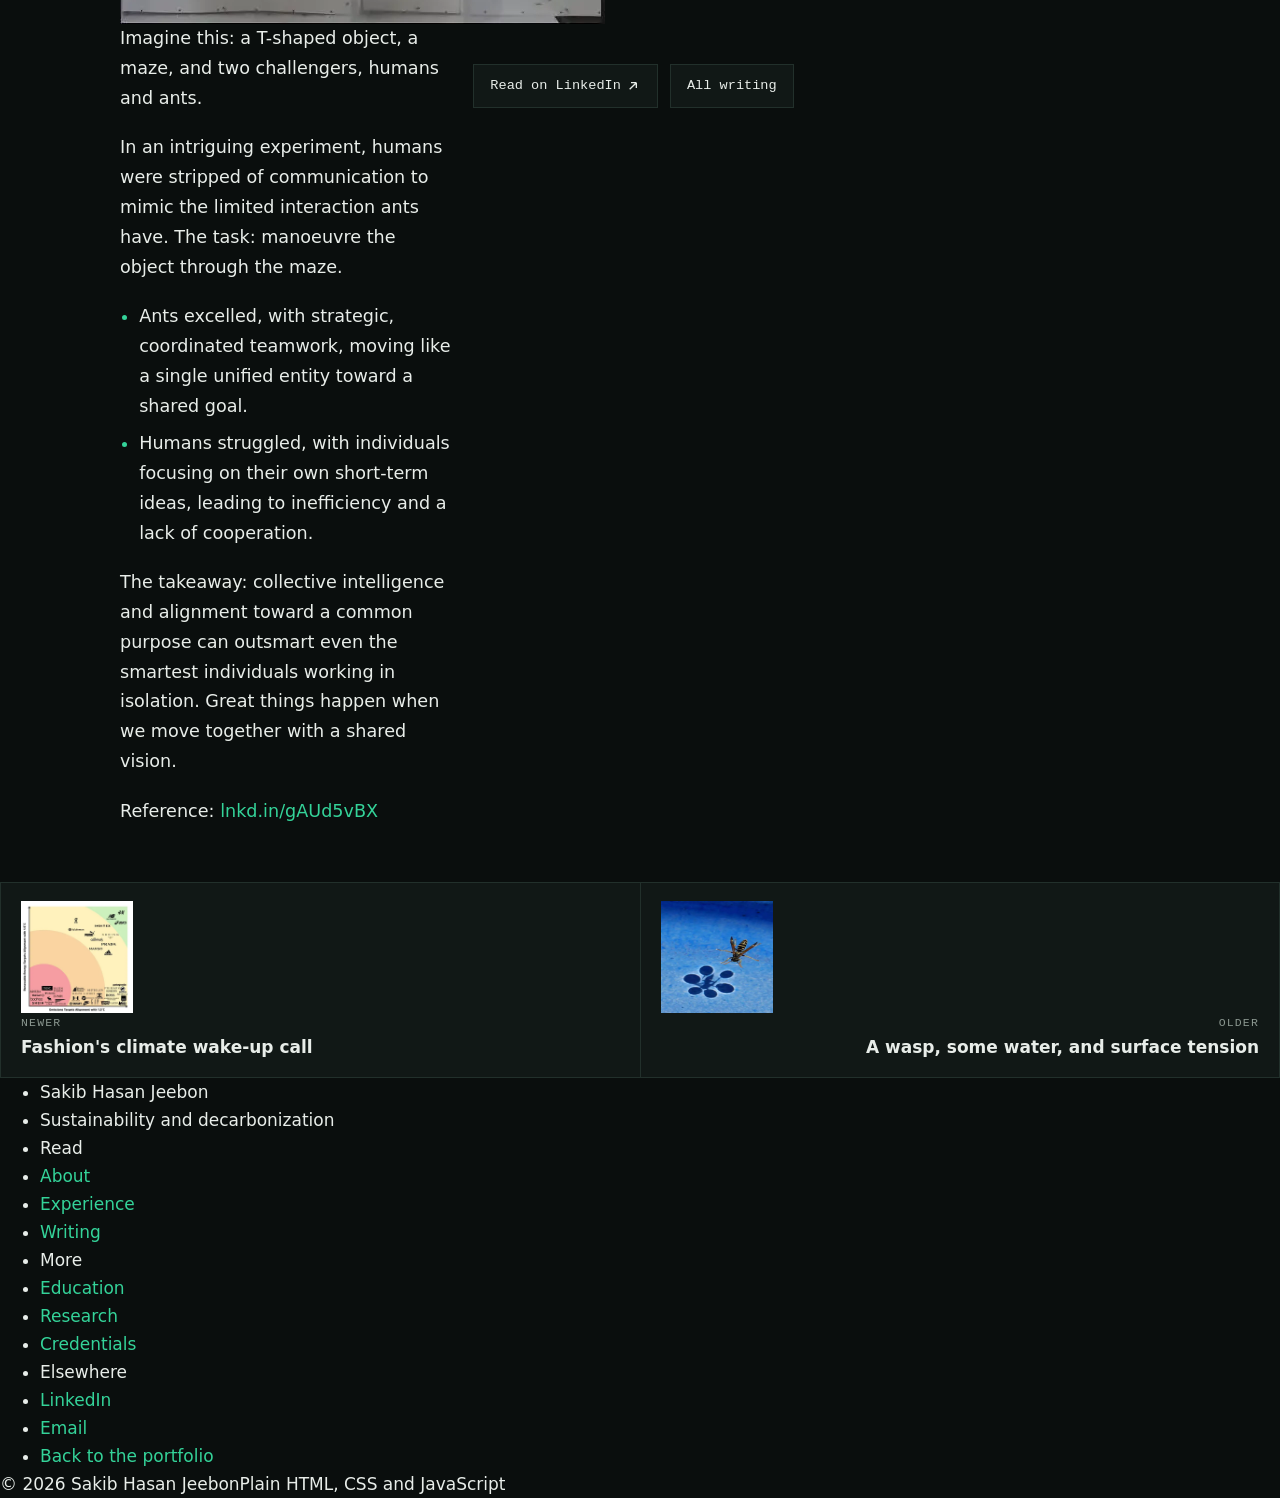
<file: writing/ants-vs-humans.html>
<!DOCTYPE html>
<html lang="en">
<head>
  <meta charset="utf-8">
  <meta http-equiv="Content-Security-Policy" content="default-src 'self'; script-src 'self' 'sha256-qOhFsq0QMV2REqNwk5hGH5bZE9SkX6gt6yeyKdYPv+U='; style-src 'self'; style-src-attr 'unsafe-inline'; img-src 'self' data:; font-src 'self'; connect-src 'self'; object-src 'none'; base-uri 'none'; form-action 'none'">
  <meta name="referrer" content="strict-origin-when-cross-origin">
  <meta name="viewport" content="width=device-width, initial-scale=1">
  <title>Ants vs humans: who solves problems better? · Sakib Hasan Jeebon</title>
  <meta name="description" content="A T-shaped object, a maze, and a lesson in collective intelligence.">
  <meta name="author" content="Sakib Hasan Jeebon">
  <link rel="canonical" href="https://sakibjeebon.github.io/writing/ants-vs-humans.html">
  <meta name="theme-color" content="#ff6831">
  <meta property="og:type" content="article">
  <meta property="og:title" content="Ants vs humans: who solves problems better? · Sakib Hasan Jeebon">
  <meta property="og:description" content="A T-shaped object, a maze, and a lesson in collective intelligence.">
  <meta property="og:url" content="https://sakibjeebon.github.io/writing/ants-vs-humans.html">
  <meta property="og:image" content="https://sakibjeebon.github.io/assets/img/writing/ants-vs-humans.jpg">
  <link rel="icon" href="../favicon.svg" type="image/svg+xml">
  <link rel="icon" type="image/png" sizes="32x32" href="../favicon-32x32.png">
  <link rel="apple-touch-icon" href="../apple-touch-icon.png">
  <link rel="preload" href="../assets/fonts/hanken-grotesk-latin.woff2" as="font" type="font/woff2" crossorigin>
  <link rel="stylesheet" href="../assets/css/style.css">
  <script>document.documentElement.classList.add("js")</script>
  <script defer src="../assets/js/main.js"></script>
</head>
<body class="no-hero">
<a class="skip" href="#main">Skip to content</a>
<header class="site-head" id="head">
  <a class="brand" href="../" aria-label="Sakib Hasan Jeebon, home">
    <svg viewBox="0 2 64 40" aria-hidden="true"><path class="logo-line" pathLength="1" d="M20 10H10a6 6 0 0 0 0 12h4a6 6 0 0 1 0 12H4"/><path class="logo-line" pathLength="1" d="M27 8v28M41 8v28M27 22h14"/><path class="logo-line" pathLength="1" d="M48 10h12v18a6 6 0 0 1-12 0"/></svg>
    <span class="brand-name">Sakib Hasan Jeebon</span>
  </a>
  <button class="nav-toggle" type="button" aria-expanded="false" aria-controls="nav-links">Menu</button>
  <ul class="nav-links" id="nav-links">
    <li><a href="../#about">About</a></li>
    <li><a href="../#experience">Work</a></li>
    <li><a href="./">Writing</a></li>
    <li><a href="../#credentials">Credentials</a></li>
    <li><a href="../#contact">Contact</a></li>
  </ul>
</header>

<main id="main">
  <section class="chapter c-mint post-top" aria-labelledby="post-h">
    <div class="wrap grid">
      <div class="post-title">
        <h1 id="post-h" class="rise">Ants vs humans: who solves problems better?</h1>
        <p class="post-meta rise" style="--i:1"><time datetime="2024-12-28">28 December 2024</time><span>First posted on LinkedIn</span></p>
      </div>
      <figure class="post-figure rise" style="--i:2"><img src="../assets/img/writing/ants-vs-humans-480.webp" srcset="../assets/img/writing/ants-vs-humans-480.webp 480w, ../assets/img/writing/ants-vs-humans-485.webp 485w" sizes="(max-width: 900px) 100vw, 42vw" alt="Experiment photos: a group of humans and a group of ants each moving a T-shaped object through a maze." width="485" height="670" fetchpriority="high" decoding="async"></figure>
    </div>
  </section>
  <article class="chapter c-white post-body-wrap">
    <div class="wrap post-grid">
      <div class="post-body">
        <p class="rise" style="--i:0">Imagine this: a T-shaped object, a maze, and two challengers, humans and ants.</p>
        <p class="rise" style="--i:1">In an intriguing experiment, humans were stripped of communication to mimic the limited interaction ants have. The task: manoeuvre the object through the maze.</p>
        <ul class="rise" style="--i:2"><li>Ants excelled, with strategic, coordinated teamwork, moving like a single unified entity toward a shared goal.</li><li>Humans struggled, with individuals focusing on their own short-term ideas, leading to inefficiency and a lack of cooperation.</li></ul>
        <p class="rise" style="--i:0">The takeaway: collective intelligence and alignment toward a common purpose can outsmart even the smartest individuals working in isolation. Great things happen when we move together with a shared vision.</p>
        <p class="rise" style="--i:1">Reference: <a href="https://lnkd.in/gAUd5vBX">lnkd.in/gAUd5vBX</a></p>
      </div>
      <aside class="post-rail" aria-label="About this post">
        <p class="post-actions">
          <a class="btn" href="https://www.linkedin.com/feed/update/urn:li:activity:7278681081493528576/" target="_blank" rel="noopener noreferrer">Read on LinkedIn <svg class="ic" viewBox="0 0 24 24" aria-hidden="true"><path fill="none" stroke="currentColor" stroke-width="2" d="M7 17 17 7m0 0H9m8 0v8"/></svg></a>
          <a class="btn btn-quiet" href="./">All writing</a>
        </p>
      </aside>
    </div>
  </article>
  <nav class="post-nav" aria-label="More writing">
    <a href="fossil-free-fashion-scorecard.html"><img src="../assets/img/writing/fossil-free-fashion-scorecard-480.webp" alt="" width="112" height="112" loading="lazy" decoding="async"><span>Newer</span><strong>Fashion's climate wake-up call</strong></a>
    <a class="next" href="surface-tension.html"><img src="../assets/img/writing/surface-tension-480.webp" alt="" width="112" height="112" loading="lazy" decoding="async"><span>Older</span><strong>A wasp, some water, and surface tension</strong></a>
  </nav>
</main>
<footer class="foot">
  <div class="foot-cols">
    <ul><li>Sakib Hasan Jeebon</li><li>Sustainability and decarbonization</li></ul>
    <ul><li>Read</li><li><a href="../#about">About</a></li><li><a href="../#experience">Experience</a></li><li><a href="./">Writing</a></li></ul>
    <ul><li>More</li><li><a href="../#education">Education</a></li><li><a href="../#research">Research</a></li><li><a href="../#credentials">Credentials</a></li></ul>
    <ul><li>Elsewhere</li><li><a href="https://www.linkedin.com/in/sakibjeebon" target="_blank" rel="noopener noreferrer">LinkedIn</a></li><li><a href="mailto:sakibjeebon@gmail.com">Email</a></li><li><a href="../">Back to the portfolio</a></li></ul>
  </div>
  <p class="legal"><span>© 2026 Sakib Hasan Jeebon</span><span>Plain HTML, CSS and JavaScript</span></p>
</footer>
</body>
</html>
</file>
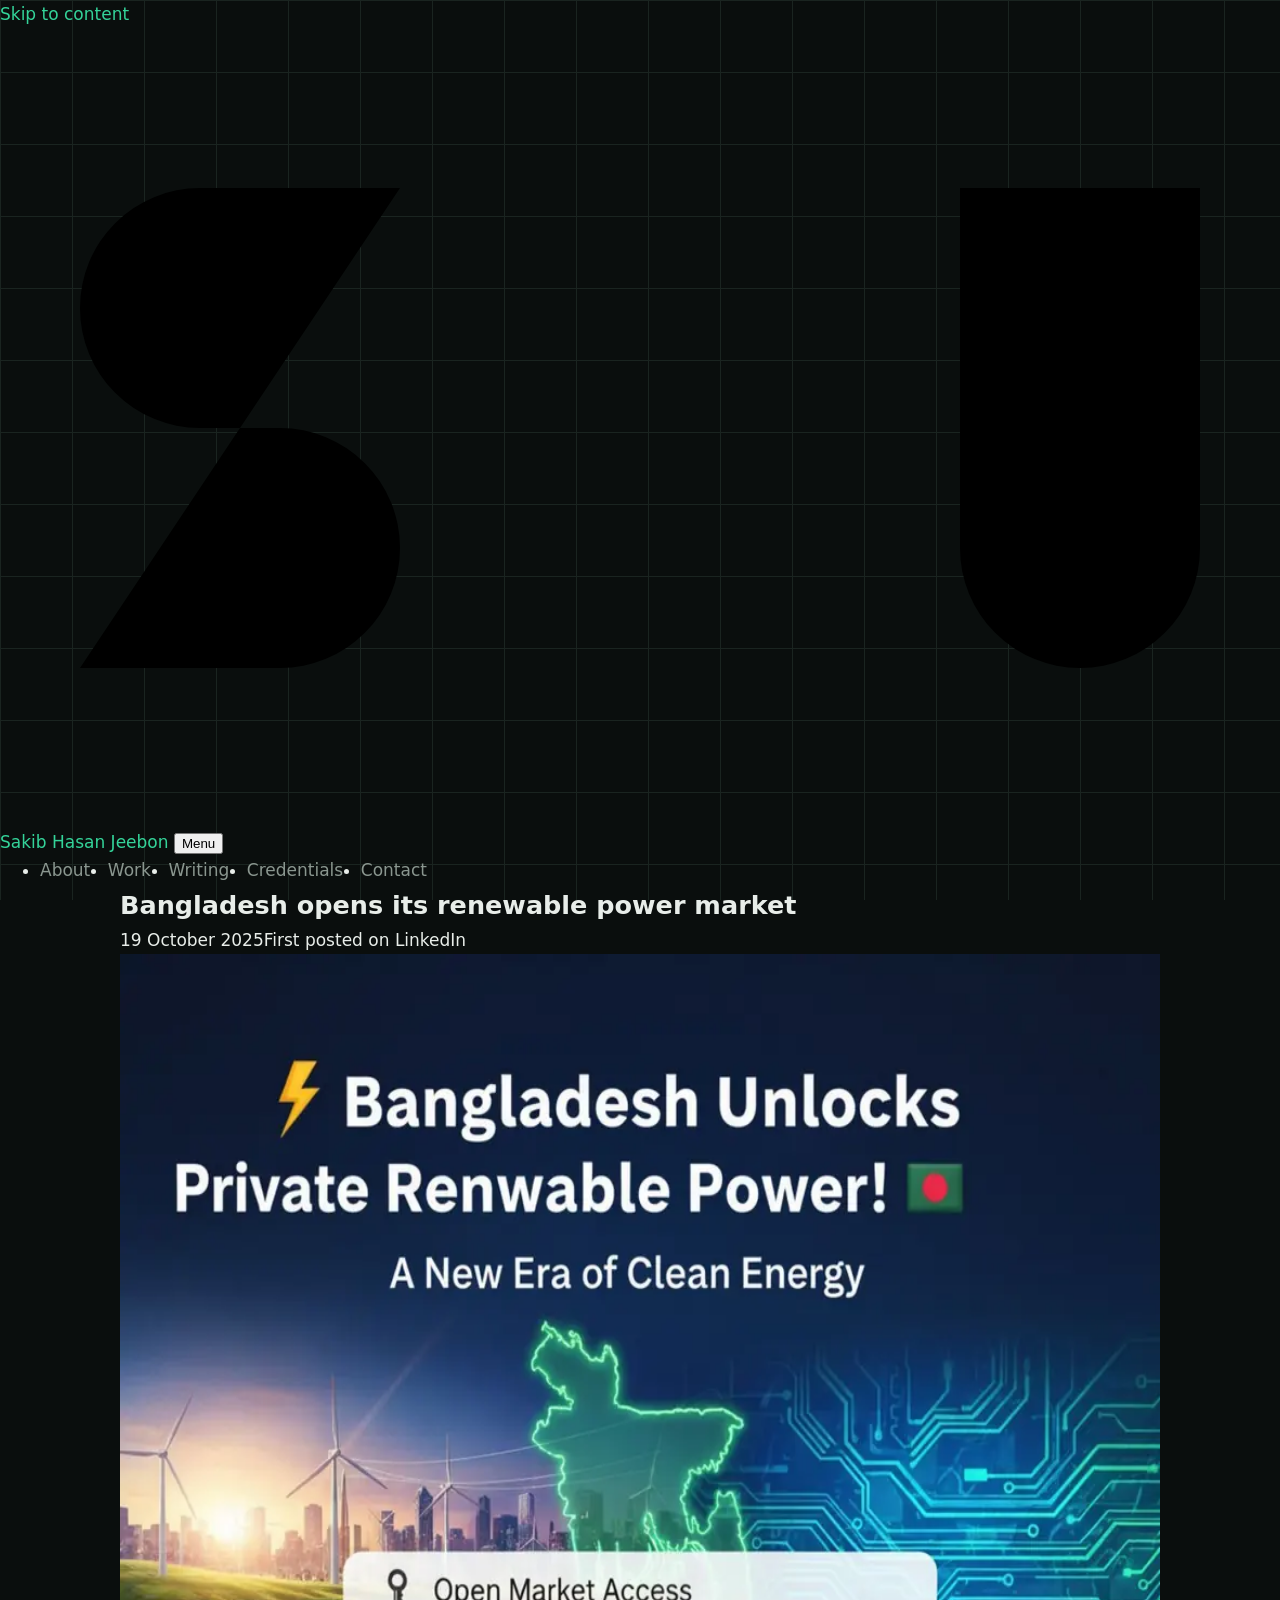
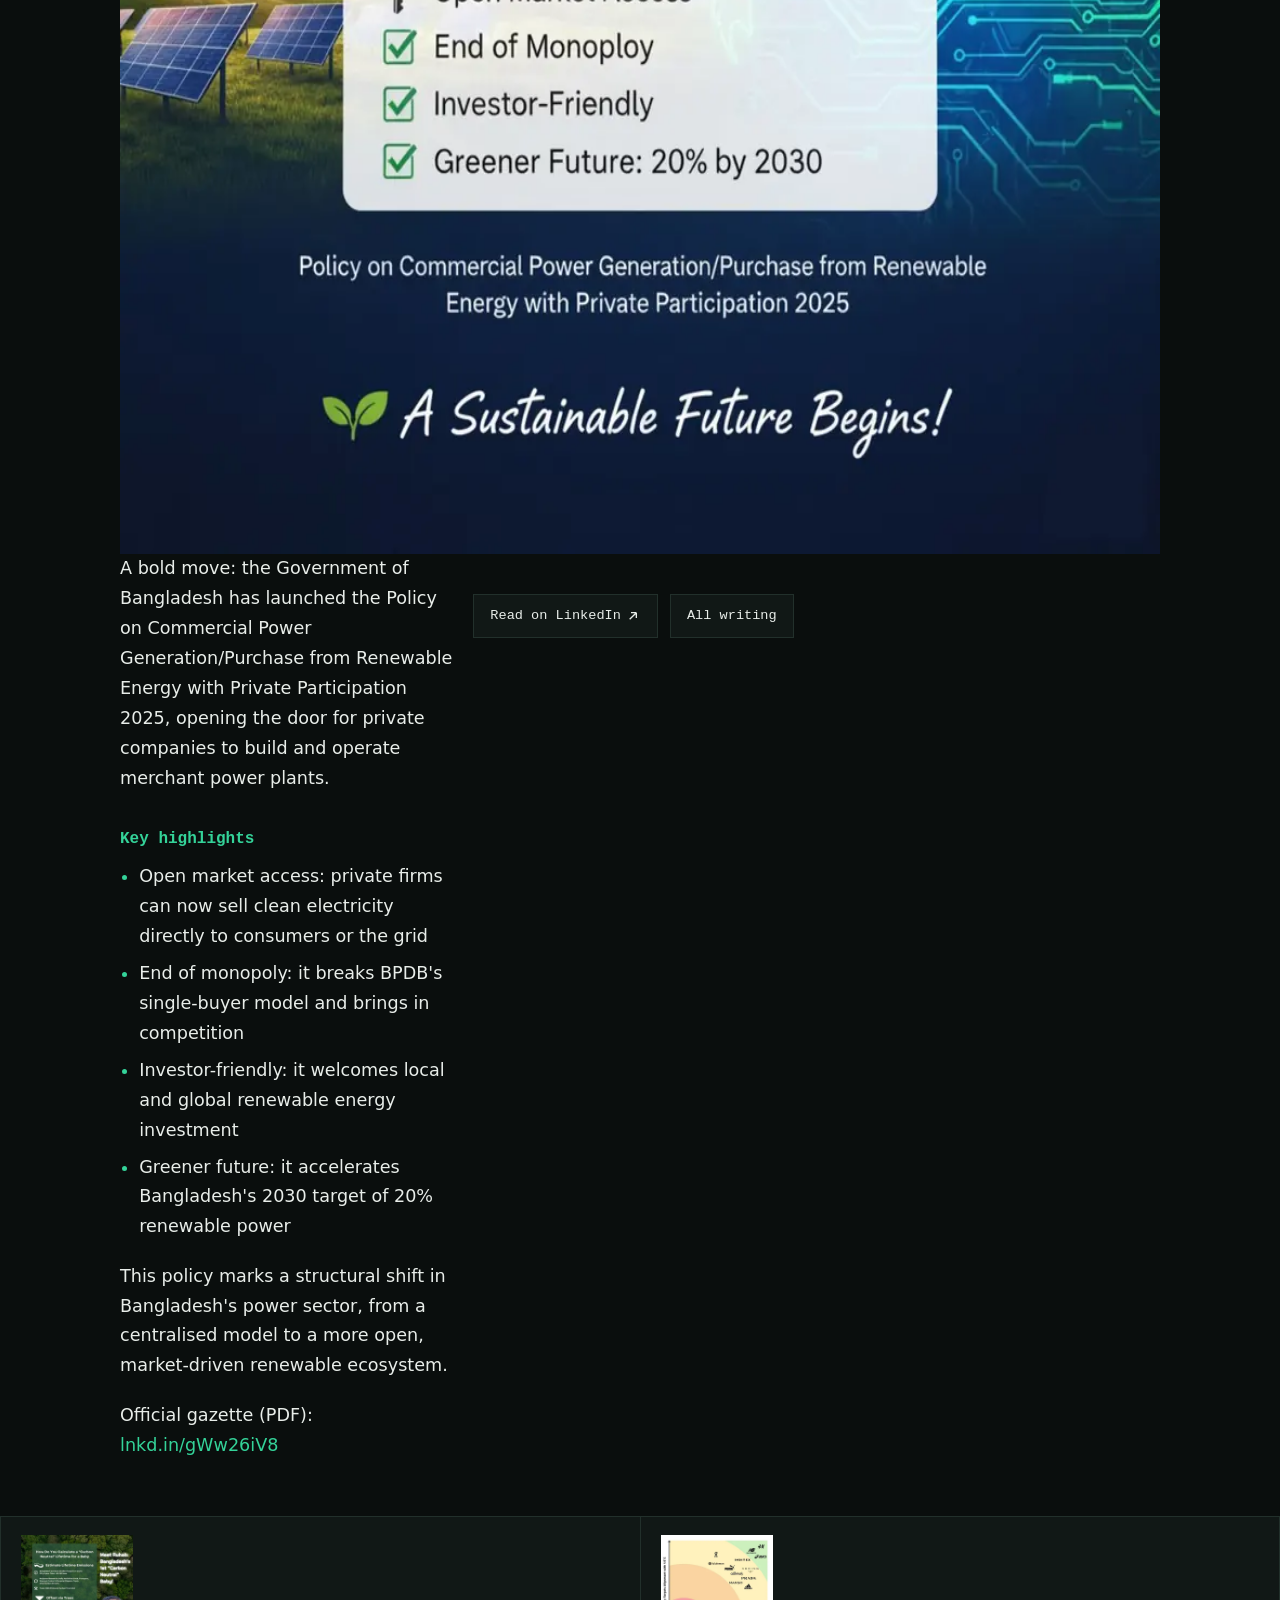
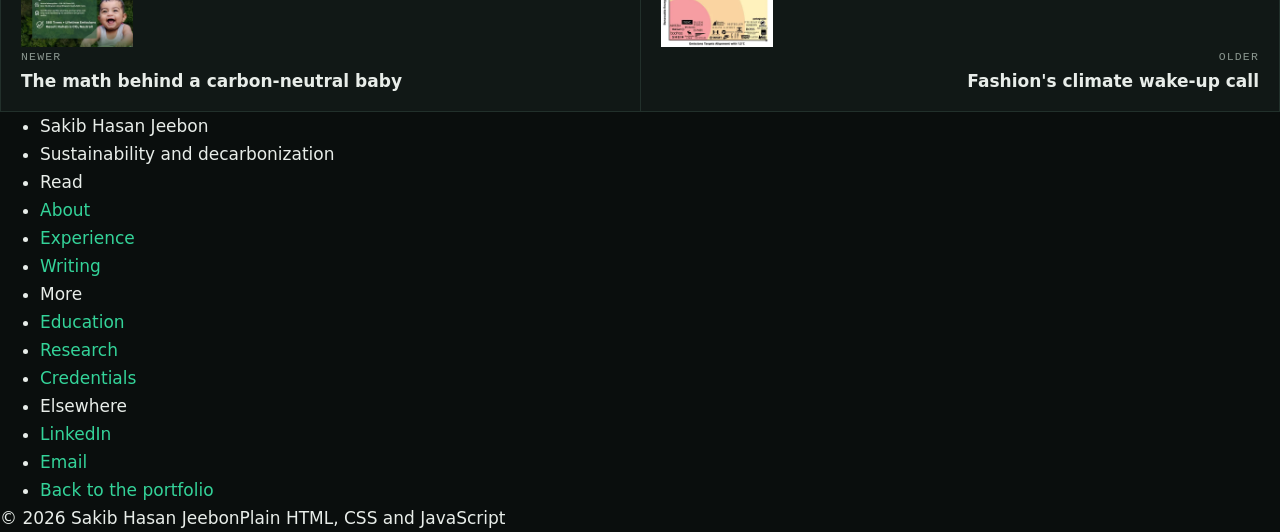
<file: writing/bangladesh-renewable-market.html>
<!DOCTYPE html>
<html lang="en">
<head>
  <meta charset="utf-8">
  <meta http-equiv="Content-Security-Policy" content="default-src 'self'; script-src 'self' 'sha256-qOhFsq0QMV2REqNwk5hGH5bZE9SkX6gt6yeyKdYPv+U='; style-src 'self'; style-src-attr 'unsafe-inline'; img-src 'self' data:; font-src 'self'; connect-src 'self'; object-src 'none'; base-uri 'none'; form-action 'none'">
  <meta name="referrer" content="strict-origin-when-cross-origin">
  <meta name="viewport" content="width=device-width, initial-scale=1">
  <title>Bangladesh opens its renewable power market · Sakib Hasan Jeebon</title>
  <meta name="description" content="Private merchant power plants can now sell clean electricity directly. What the 2025 policy changes.">
  <meta name="author" content="Sakib Hasan Jeebon">
  <link rel="canonical" href="https://sakibjeebon.github.io/writing/bangladesh-renewable-market.html">
  <meta name="theme-color" content="#ff6831">
  <meta property="og:type" content="article">
  <meta property="og:title" content="Bangladesh opens its renewable power market · Sakib Hasan Jeebon">
  <meta property="og:description" content="Private merchant power plants can now sell clean electricity directly. What the 2025 policy changes.">
  <meta property="og:url" content="https://sakibjeebon.github.io/writing/bangladesh-renewable-market.html">
  <meta property="og:image" content="https://sakibjeebon.github.io/assets/img/writing/bangladesh-renewable-market.jpg">
  <link rel="icon" href="../favicon.svg" type="image/svg+xml">
  <link rel="icon" type="image/png" sizes="32x32" href="../favicon-32x32.png">
  <link rel="apple-touch-icon" href="../apple-touch-icon.png">
  <link rel="preload" href="../assets/fonts/hanken-grotesk-latin.woff2" as="font" type="font/woff2" crossorigin>
  <link rel="stylesheet" href="../assets/css/style.css">
  <script>document.documentElement.classList.add("js")</script>
  <script defer src="../assets/js/main.js"></script>
</head>
<body class="no-hero">
<a class="skip" href="#main">Skip to content</a>
<header class="site-head" id="head">
  <a class="brand" href="../" aria-label="Sakib Hasan Jeebon, home">
    <svg viewBox="0 2 64 40" aria-hidden="true"><path class="logo-line" pathLength="1" d="M20 10H10a6 6 0 0 0 0 12h4a6 6 0 0 1 0 12H4"/><path class="logo-line" pathLength="1" d="M27 8v28M41 8v28M27 22h14"/><path class="logo-line" pathLength="1" d="M48 10h12v18a6 6 0 0 1-12 0"/></svg>
    <span class="brand-name">Sakib Hasan Jeebon</span>
  </a>
  <button class="nav-toggle" type="button" aria-expanded="false" aria-controls="nav-links">Menu</button>
  <ul class="nav-links" id="nav-links">
    <li><a href="../#about">About</a></li>
    <li><a href="../#experience">Work</a></li>
    <li><a href="./">Writing</a></li>
    <li><a href="../#credentials">Credentials</a></li>
    <li><a href="../#contact">Contact</a></li>
  </ul>
</header>

<main id="main">
  <section class="chapter c-grey post-top" aria-labelledby="post-h">
    <div class="wrap grid">
      <div class="post-title">
        <h1 id="post-h" class="rise">Bangladesh opens its renewable power market</h1>
        <p class="post-meta rise" style="--i:1"><time datetime="2025-10-19">19 October 2025</time><span>First posted on LinkedIn</span></p>
      </div>
      <figure class="post-figure rise" style="--i:2"><img src="../assets/img/writing/bangladesh-renewable-market-480.webp" srcset="../assets/img/writing/bangladesh-renewable-market-480.webp 480w, ../assets/img/writing/bangladesh-renewable-market-960.webp 960w" sizes="(max-width: 900px) 100vw, 42vw" alt="Graphic: Bangladesh unlocks private renewable power, with wind turbines and solar panels." width="1200" height="1200" fetchpriority="high" decoding="async"></figure>
    </div>
  </section>
  <article class="chapter c-white post-body-wrap">
    <div class="wrap post-grid">
      <div class="post-body">
        <p class="rise" style="--i:0">A bold move: the Government of Bangladesh has launched the Policy on Commercial Power Generation/Purchase from Renewable Energy with Private Participation 2025, opening the door for private companies to build and operate merchant power plants.</p>
        <h2 class="rise" style="--i:1">Key highlights</h2>
        <ul class="rise" style="--i:2"><li>Open market access: private firms can now sell clean electricity directly to consumers or the grid</li><li>End of monopoly: it breaks BPDB's single-buyer model and brings in competition</li><li>Investor-friendly: it welcomes local and global renewable energy investment</li><li>Greener future: it accelerates Bangladesh's 2030 target of 20% renewable power</li></ul>
        <p class="rise" style="--i:0">This policy marks a structural shift in Bangladesh's power sector, from a centralised model to a more open, market-driven renewable ecosystem.</p>
        <p class="rise" style="--i:1">Official gazette (PDF): <a href="https://lnkd.in/gWw26iV8">lnkd.in/gWw26iV8</a></p>
      </div>
      <aside class="post-rail" aria-label="About this post">
        <p class="post-actions">
          <a class="btn" href="https://www.linkedin.com/feed/update/urn:li:activity:7385661023657189376/" target="_blank" rel="noopener noreferrer">Read on LinkedIn <svg class="ic" viewBox="0 0 24 24" aria-hidden="true"><path fill="none" stroke="currentColor" stroke-width="2" d="M7 17 17 7m0 0H9m8 0v8"/></svg></a>
          <a class="btn btn-quiet" href="./">All writing</a>
        </p>
      </aside>
    </div>
  </article>
  <nav class="post-nav" aria-label="More writing">
    <a href="carbon-neutral-baby.html"><img src="../assets/img/writing/carbon-neutral-baby-480.webp" alt="" width="112" height="112" loading="lazy" decoding="async"><span>Newer</span><strong>The math behind a carbon-neutral baby</strong></a>
    <a class="next" href="fossil-free-fashion-scorecard.html"><img src="../assets/img/writing/fossil-free-fashion-scorecard-480.webp" alt="" width="112" height="112" loading="lazy" decoding="async"><span>Older</span><strong>Fashion's climate wake-up call</strong></a>
  </nav>
</main>
<footer class="foot">
  <div class="foot-cols">
    <ul><li>Sakib Hasan Jeebon</li><li>Sustainability and decarbonization</li></ul>
    <ul><li>Read</li><li><a href="../#about">About</a></li><li><a href="../#experience">Experience</a></li><li><a href="./">Writing</a></li></ul>
    <ul><li>More</li><li><a href="../#education">Education</a></li><li><a href="../#research">Research</a></li><li><a href="../#credentials">Credentials</a></li></ul>
    <ul><li>Elsewhere</li><li><a href="https://www.linkedin.com/in/sakibjeebon" target="_blank" rel="noopener noreferrer">LinkedIn</a></li><li><a href="mailto:sakibjeebon@gmail.com">Email</a></li><li><a href="../">Back to the portfolio</a></li></ul>
  </div>
  <p class="legal"><span>© 2026 Sakib Hasan Jeebon</span><span>Plain HTML, CSS and JavaScript</span></p>
</footer>
</body>
</html>
</file>
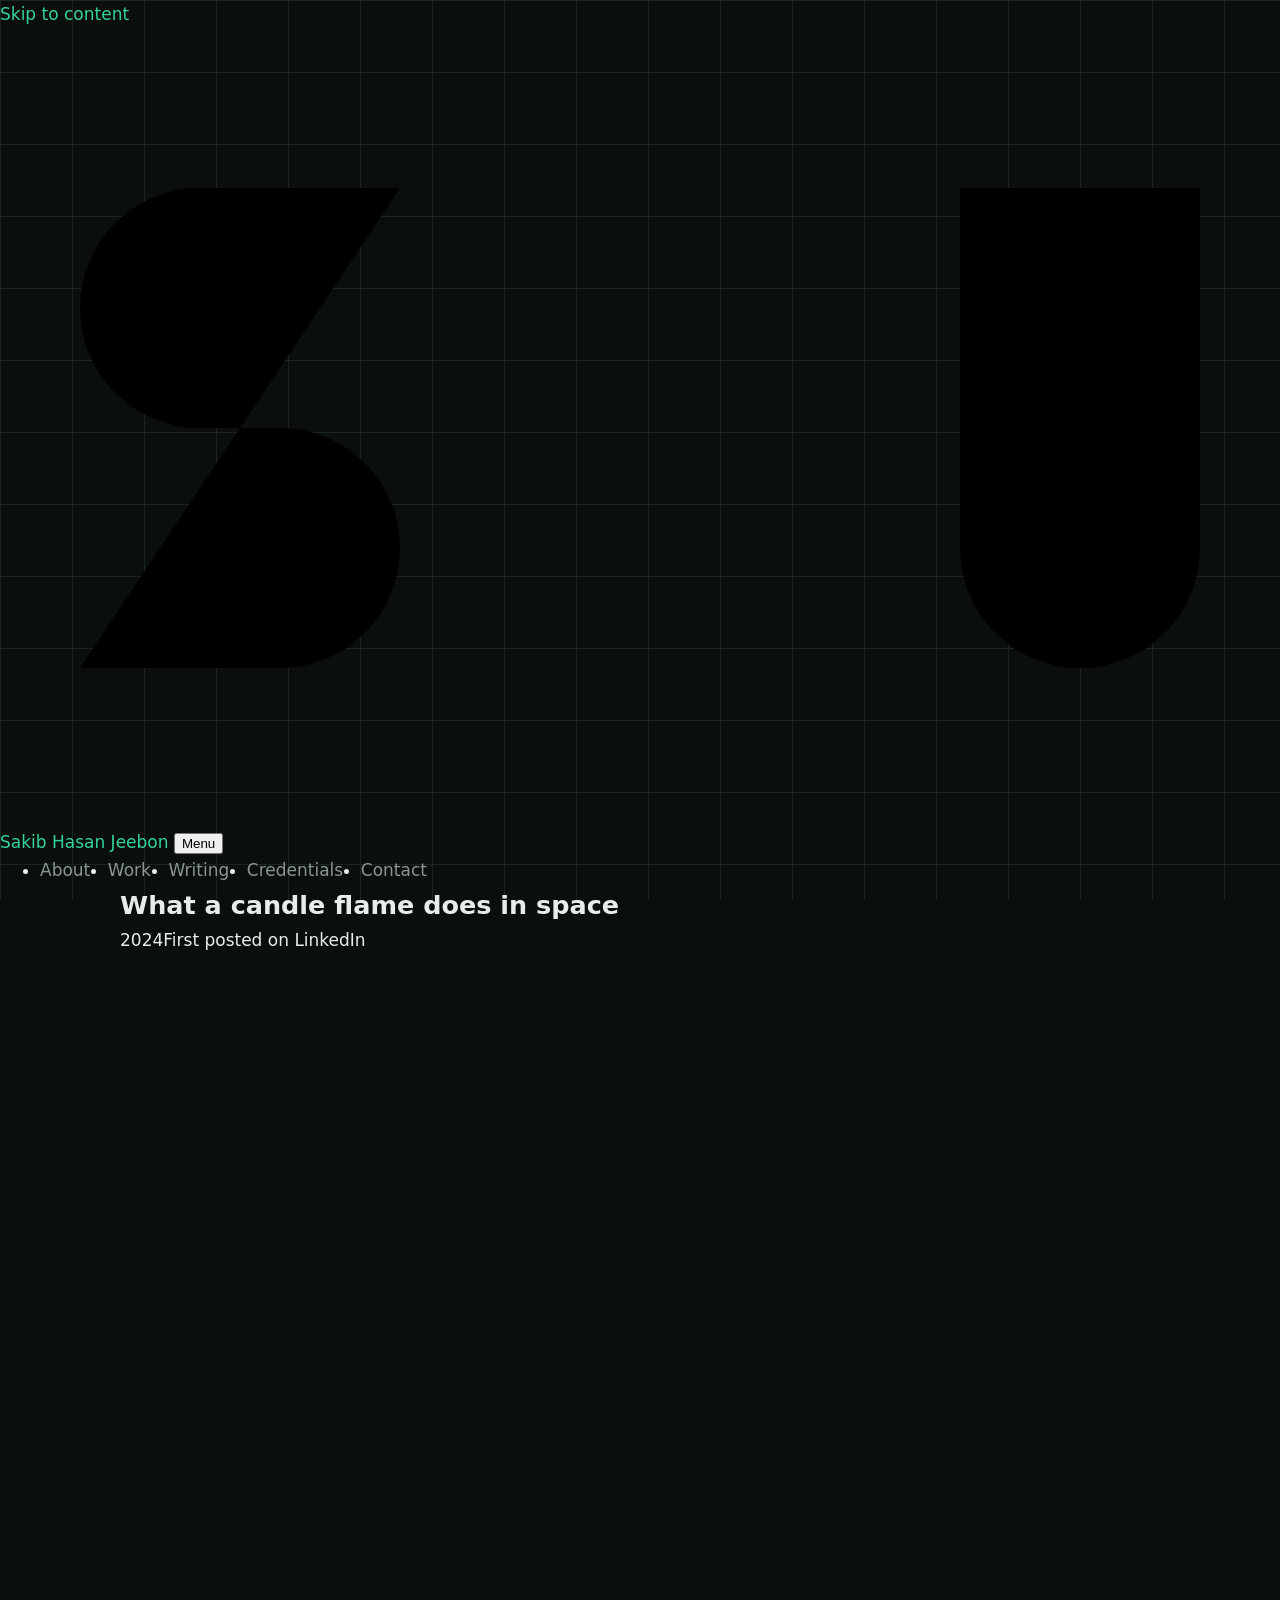
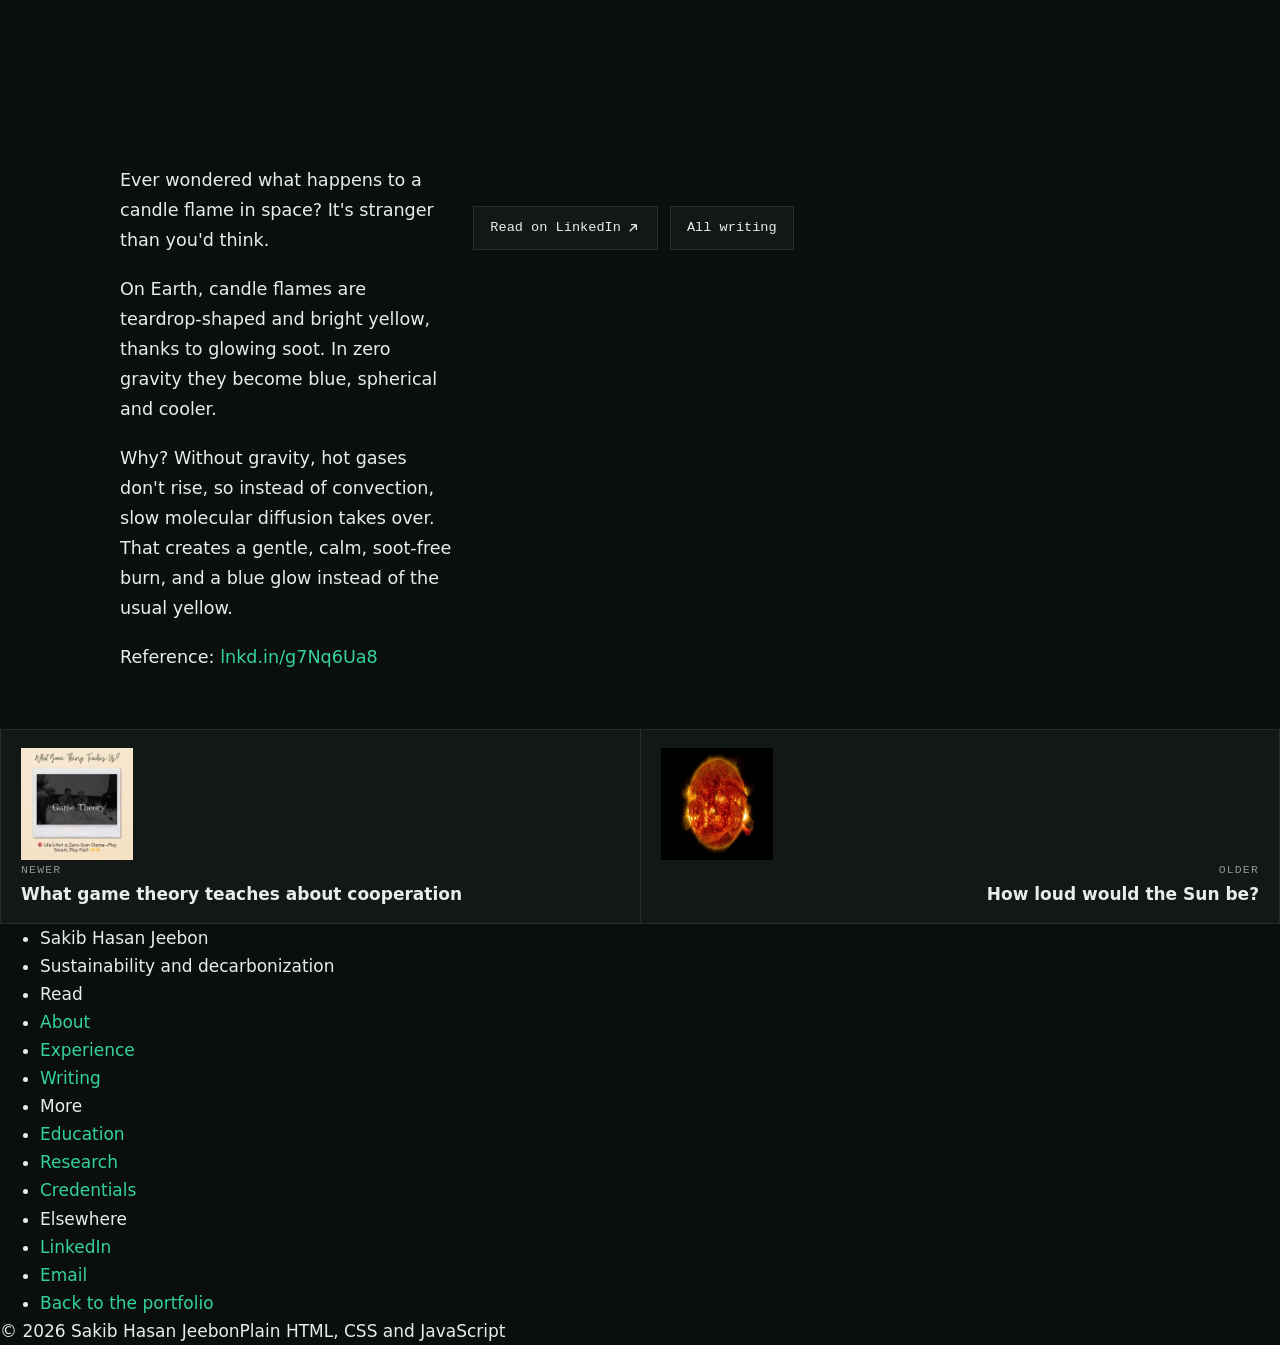
<file: writing/candle-flame-in-space.html>
<!DOCTYPE html>
<html lang="en">
<head>
  <meta charset="utf-8">
  <meta http-equiv="Content-Security-Policy" content="default-src 'self'; script-src 'self' 'sha256-qOhFsq0QMV2REqNwk5hGH5bZE9SkX6gt6yeyKdYPv+U='; style-src 'self'; style-src-attr 'unsafe-inline'; img-src 'self' data:; font-src 'self'; connect-src 'self'; object-src 'none'; base-uri 'none'; form-action 'none'">
  <meta name="referrer" content="strict-origin-when-cross-origin">
  <meta name="viewport" content="width=device-width, initial-scale=1">
  <title>What a candle flame does in space · Sakib Hasan Jeebon</title>
  <meta name="description" content="Without gravity, a flame turns blue, round and cooler. Here's why.">
  <meta name="author" content="Sakib Hasan Jeebon">
  <link rel="canonical" href="https://sakibjeebon.github.io/writing/candle-flame-in-space.html">
  <meta name="theme-color" content="#ff6831">
  <meta property="og:type" content="article">
  <meta property="og:title" content="What a candle flame does in space · Sakib Hasan Jeebon">
  <meta property="og:description" content="Without gravity, a flame turns blue, round and cooler. Here's why.">
  <meta property="og:url" content="https://sakibjeebon.github.io/writing/candle-flame-in-space.html">
  <meta property="og:image" content="https://sakibjeebon.github.io/assets/img/writing/candle-flame-in-space.jpg">
  <link rel="icon" href="../favicon.svg" type="image/svg+xml">
  <link rel="icon" type="image/png" sizes="32x32" href="../favicon-32x32.png">
  <link rel="apple-touch-icon" href="../apple-touch-icon.png">
  <link rel="preload" href="../assets/fonts/hanken-grotesk-latin.woff2" as="font" type="font/woff2" crossorigin>
  <link rel="stylesheet" href="../assets/css/style.css">
  <script>document.documentElement.classList.add("js")</script>
  <script defer src="../assets/js/main.js"></script>
</head>
<body class="no-hero">
<a class="skip" href="#main">Skip to content</a>
<header class="site-head" id="head">
  <a class="brand" href="../" aria-label="Sakib Hasan Jeebon, home">
    <svg viewBox="0 2 64 40" aria-hidden="true"><path class="logo-line" pathLength="1" d="M20 10H10a6 6 0 0 0 0 12h4a6 6 0 0 1 0 12H4"/><path class="logo-line" pathLength="1" d="M27 8v28M41 8v28M27 22h14"/><path class="logo-line" pathLength="1" d="M48 10h12v18a6 6 0 0 1-12 0"/></svg>
    <span class="brand-name">Sakib Hasan Jeebon</span>
  </a>
  <button class="nav-toggle" type="button" aria-expanded="false" aria-controls="nav-links">Menu</button>
  <ul class="nav-links" id="nav-links">
    <li><a href="../#about">About</a></li>
    <li><a href="../#experience">Work</a></li>
    <li><a href="./">Writing</a></li>
    <li><a href="../#credentials">Credentials</a></li>
    <li><a href="../#contact">Contact</a></li>
  </ul>
</header>

<main id="main">
  <section class="chapter c-mint post-top" aria-labelledby="post-h">
    <div class="wrap grid">
      <div class="post-title">
        <h1 id="post-h" class="rise">What a candle flame does in space</h1>
        <p class="post-meta rise" style="--i:1"><time datetime="2024-11-01">2024</time><span>First posted on LinkedIn</span></p>
      </div>
      <figure class="post-figure rise" style="--i:2"><img src="../assets/img/writing/candle-flame-in-space-480.webp" srcset="../assets/img/writing/candle-flame-in-space-480.webp 480w, ../assets/img/writing/candle-flame-in-space-960.webp 960w" sizes="(max-width: 900px) 100vw, 42vw" alt="Two candle flames: a yellow teardrop flame in normal gravity and a blue spherical flame in microgravity." width="1041" height="812" fetchpriority="high" decoding="async"></figure>
    </div>
  </section>
  <article class="chapter c-white post-body-wrap">
    <div class="wrap post-grid">
      <div class="post-body">
        <p class="rise" style="--i:0">Ever wondered what happens to a candle flame in space? It's stranger than you'd think.</p>
        <p class="rise" style="--i:1">On Earth, candle flames are teardrop-shaped and bright yellow, thanks to glowing soot. In zero gravity they become blue, spherical and cooler.</p>
        <p class="rise" style="--i:2">Why? Without gravity, hot gases don't rise, so instead of convection, slow molecular diffusion takes over. That creates a gentle, calm, soot-free burn, and a blue glow instead of the usual yellow.</p>
        <p class="rise" style="--i:0">Reference: <a href="https://lnkd.in/g7Nq6Ua8">lnkd.in/g7Nq6Ua8</a></p>
      </div>
      <aside class="post-rail" aria-label="About this post">
        <p class="post-actions">
          <a class="btn" href="https://www.linkedin.com/in/sakibjeebon/recent-activity/all/" target="_blank" rel="noopener noreferrer">Read on LinkedIn <svg class="ic" viewBox="0 0 24 24" aria-hidden="true"><path fill="none" stroke="currentColor" stroke-width="2" d="M7 17 17 7m0 0H9m8 0v8"/></svg></a>
          <a class="btn btn-quiet" href="./">All writing</a>
        </p>
      </aside>
    </div>
  </article>
  <nav class="post-nav" aria-label="More writing">
    <a href="game-theory.html"><img src="../assets/img/writing/game-theory-480.webp" alt="" width="112" height="112" loading="lazy" decoding="async"><span>Newer</span><strong>What game theory teaches about cooperation</strong></a>
    <a class="next" href="sound-of-the-sun.html"><img src="../assets/img/writing/sound-of-the-sun-480.webp" alt="" width="112" height="112" loading="lazy" decoding="async"><span>Older</span><strong>How loud would the Sun be?</strong></a>
  </nav>
</main>
<footer class="foot">
  <div class="foot-cols">
    <ul><li>Sakib Hasan Jeebon</li><li>Sustainability and decarbonization</li></ul>
    <ul><li>Read</li><li><a href="../#about">About</a></li><li><a href="../#experience">Experience</a></li><li><a href="./">Writing</a></li></ul>
    <ul><li>More</li><li><a href="../#education">Education</a></li><li><a href="../#research">Research</a></li><li><a href="../#credentials">Credentials</a></li></ul>
    <ul><li>Elsewhere</li><li><a href="https://www.linkedin.com/in/sakibjeebon" target="_blank" rel="noopener noreferrer">LinkedIn</a></li><li><a href="mailto:sakibjeebon@gmail.com">Email</a></li><li><a href="../">Back to the portfolio</a></li></ul>
  </div>
  <p class="legal"><span>© 2026 Sakib Hasan Jeebon</span><span>Plain HTML, CSS and JavaScript</span></p>
</footer>
</body>
</html>
</file>
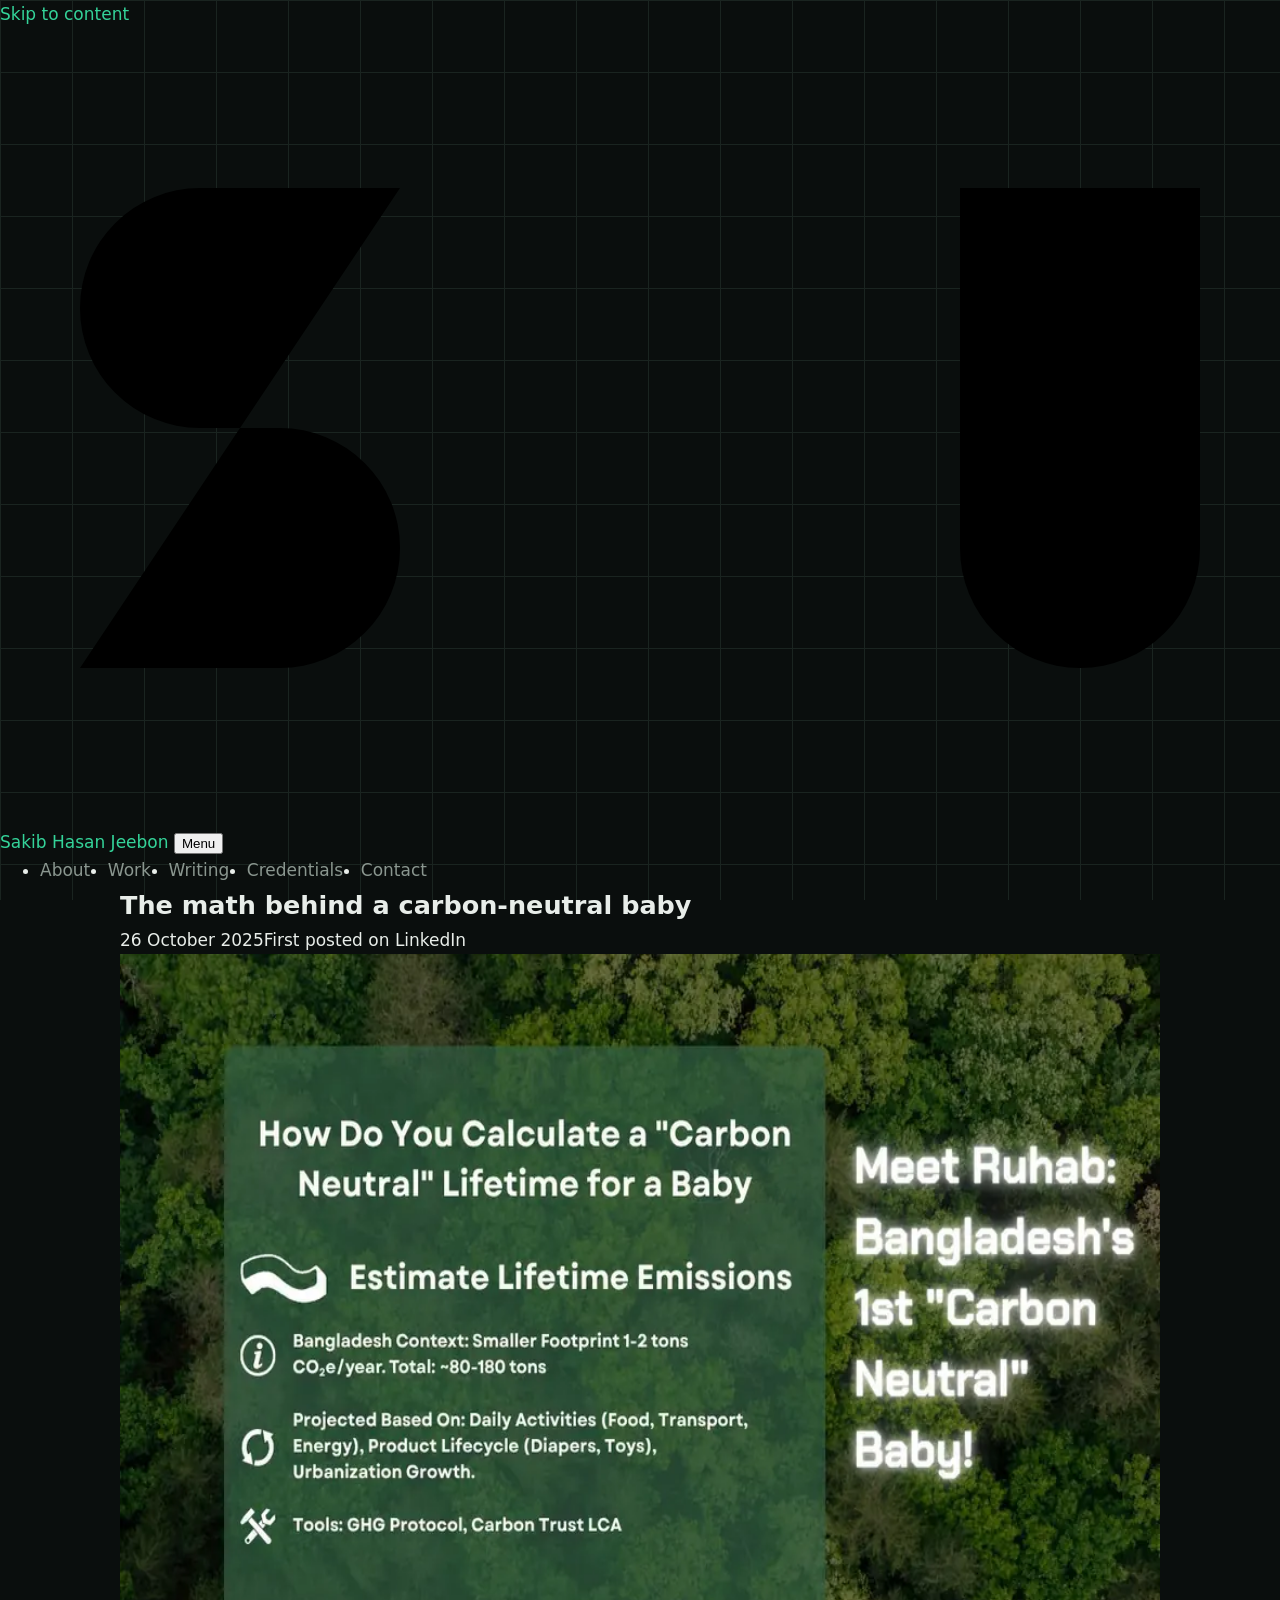
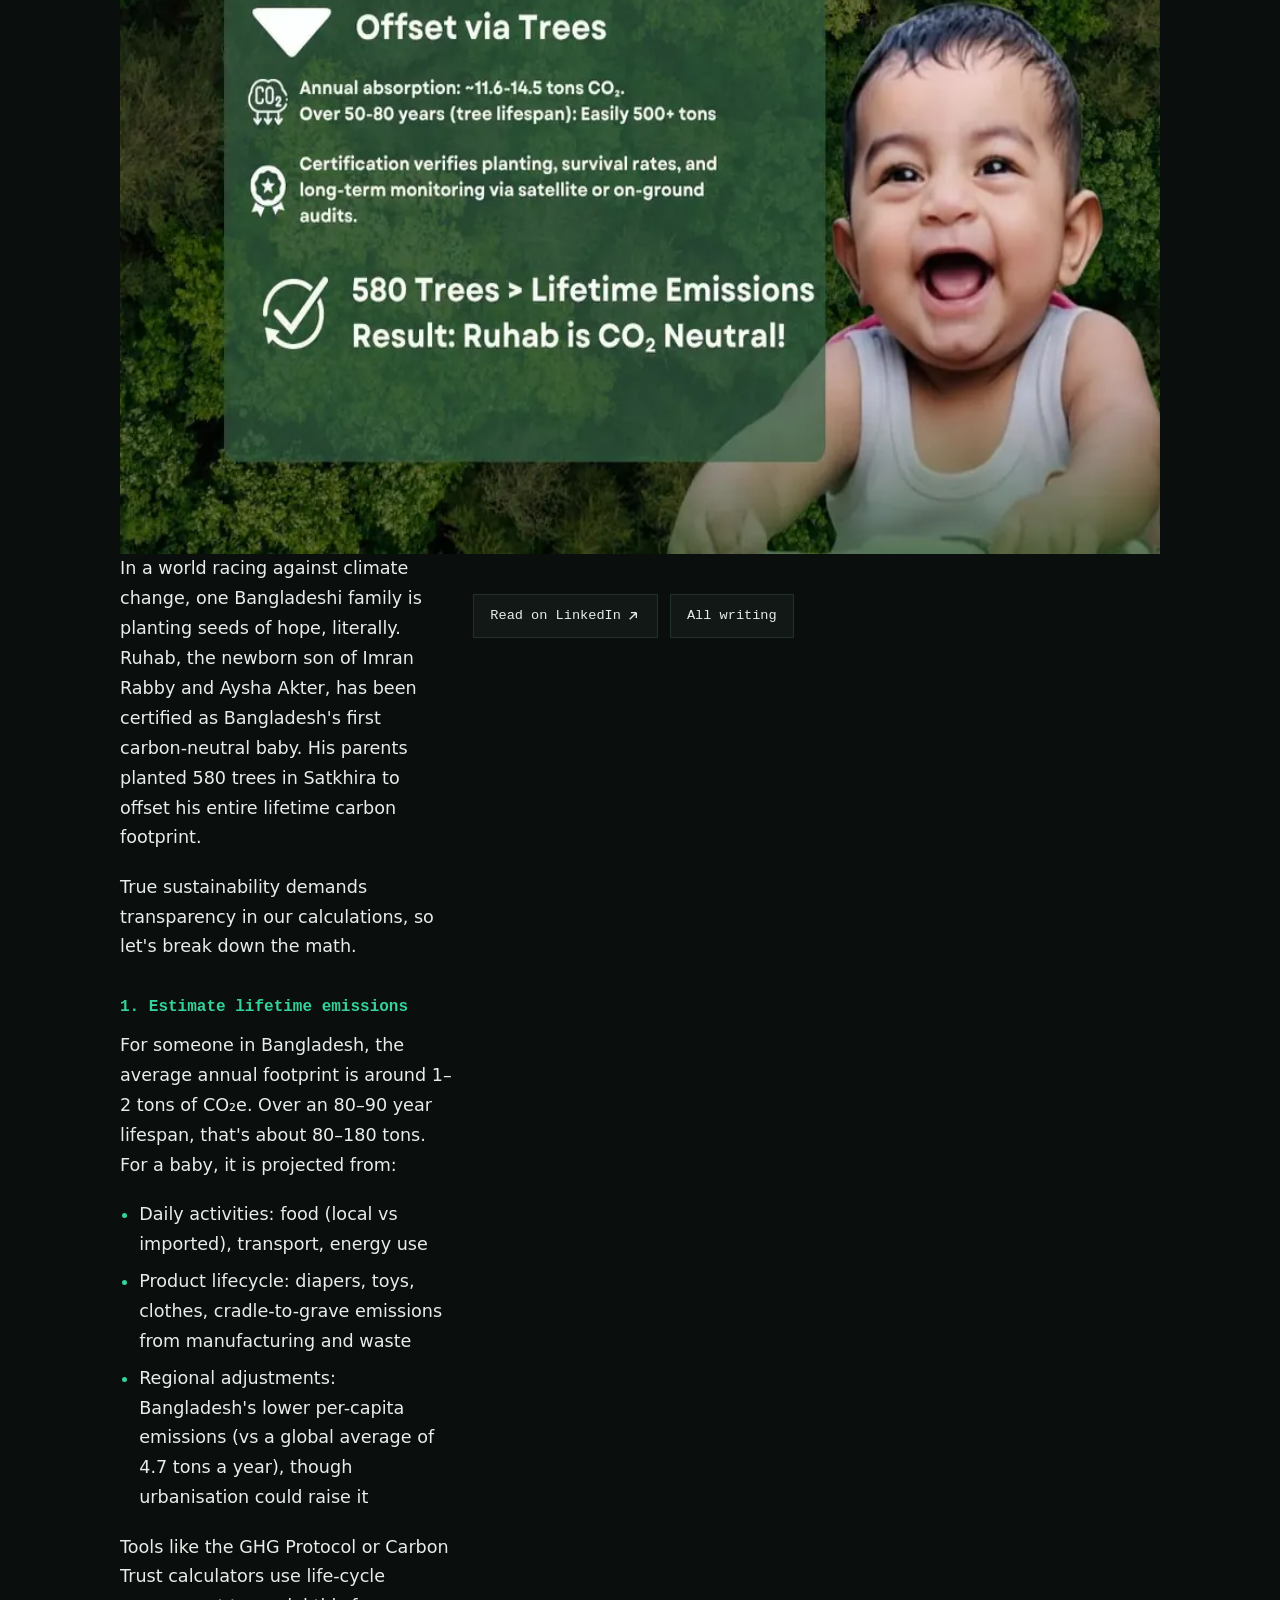
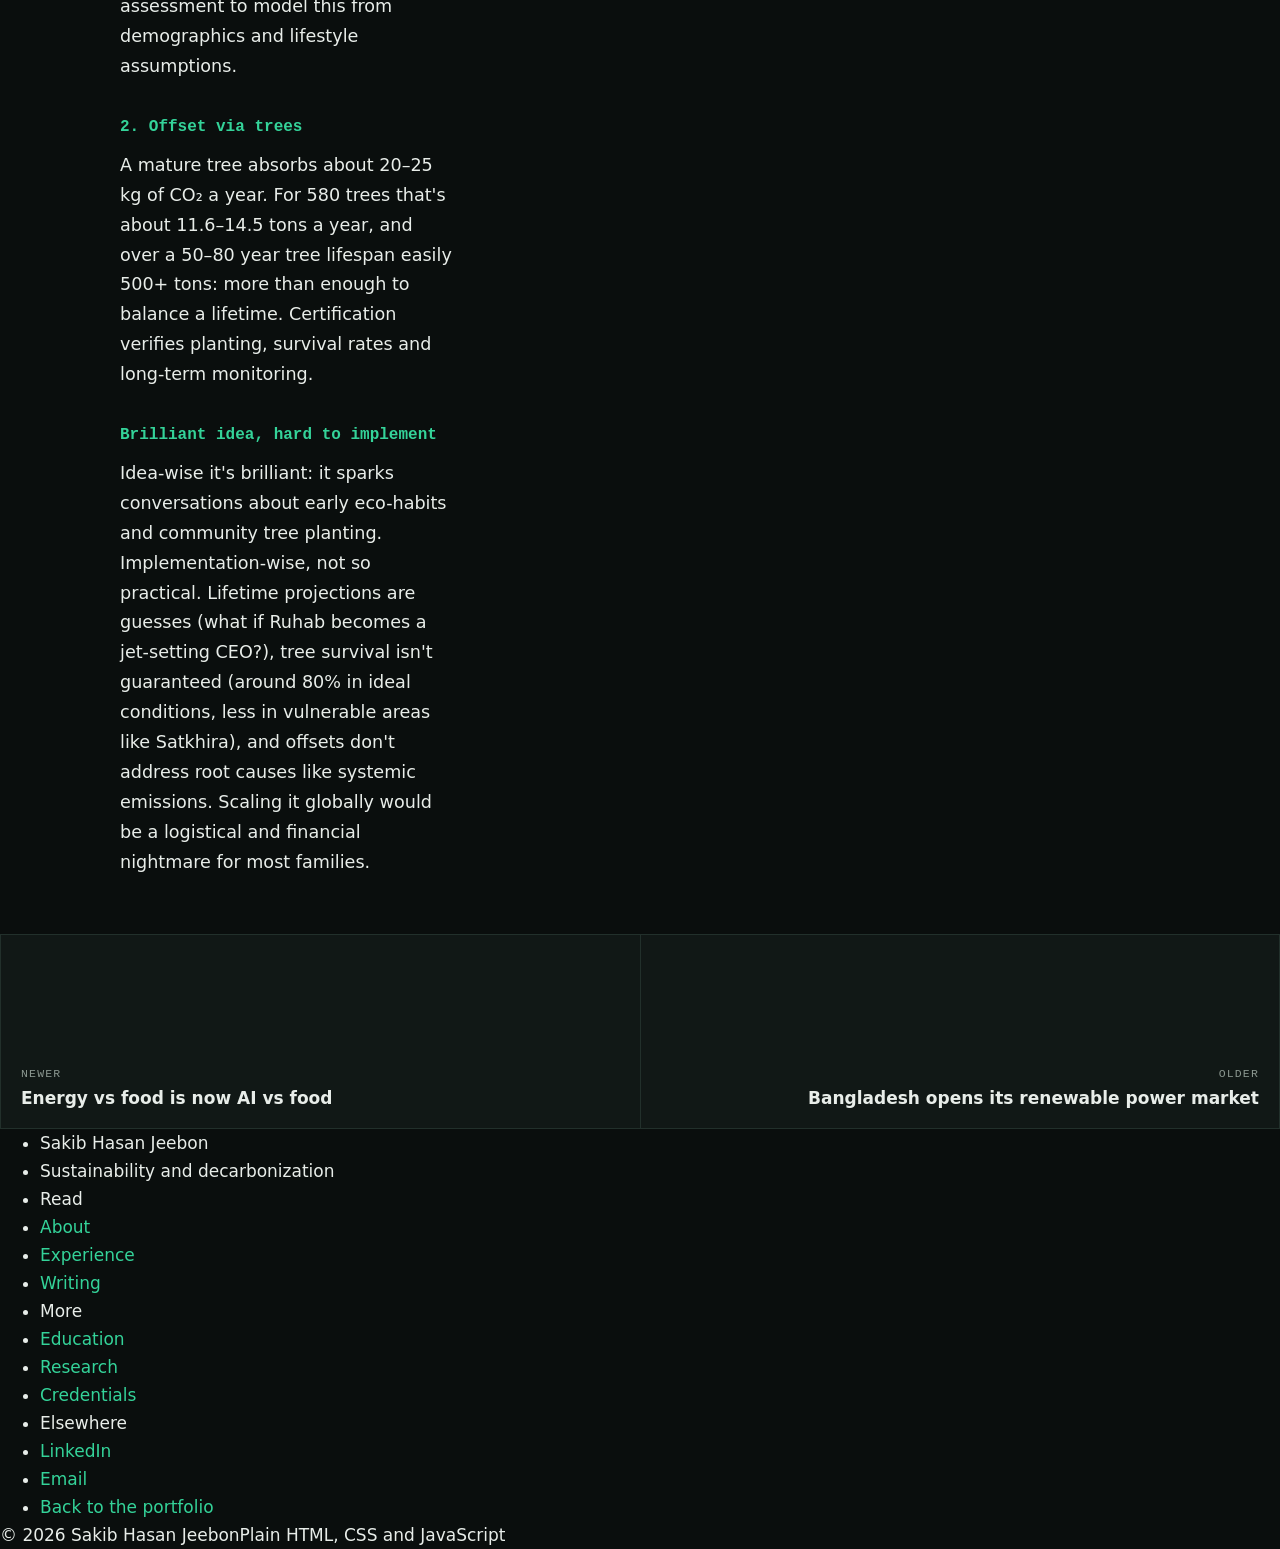
<file: writing/carbon-neutral-baby.html>
<!DOCTYPE html>
<html lang="en">
<head>
  <meta charset="utf-8">
  <meta http-equiv="Content-Security-Policy" content="default-src 'self'; script-src 'self' 'sha256-qOhFsq0QMV2REqNwk5hGH5bZE9SkX6gt6yeyKdYPv+U='; style-src 'self'; style-src-attr 'unsafe-inline'; img-src 'self' data:; font-src 'self'; connect-src 'self'; object-src 'none'; base-uri 'none'; form-action 'none'">
  <meta name="referrer" content="strict-origin-when-cross-origin">
  <meta name="viewport" content="width=device-width, initial-scale=1">
  <title>The math behind a carbon-neutral baby · Sakib Hasan Jeebon</title>
  <meta name="description" content="580 trees to offset a lifetime. A heartwarming idea, and a closer look at the numbers.">
  <meta name="author" content="Sakib Hasan Jeebon">
  <link rel="canonical" href="https://sakibjeebon.github.io/writing/carbon-neutral-baby.html">
  <meta name="theme-color" content="#ff6831">
  <meta property="og:type" content="article">
  <meta property="og:title" content="The math behind a carbon-neutral baby · Sakib Hasan Jeebon">
  <meta property="og:description" content="580 trees to offset a lifetime. A heartwarming idea, and a closer look at the numbers.">
  <meta property="og:url" content="https://sakibjeebon.github.io/writing/carbon-neutral-baby.html">
  <meta property="og:image" content="https://sakibjeebon.github.io/assets/img/writing/carbon-neutral-baby.jpg">
  <link rel="icon" href="../favicon.svg" type="image/svg+xml">
  <link rel="icon" type="image/png" sizes="32x32" href="../favicon-32x32.png">
  <link rel="apple-touch-icon" href="../apple-touch-icon.png">
  <link rel="preload" href="../assets/fonts/hanken-grotesk-latin.woff2" as="font" type="font/woff2" crossorigin>
  <link rel="stylesheet" href="../assets/css/style.css">
  <script>document.documentElement.classList.add("js")</script>
  <script defer src="../assets/js/main.js"></script>
</head>
<body class="no-hero">
<a class="skip" href="#main">Skip to content</a>
<header class="site-head" id="head">
  <a class="brand" href="../" aria-label="Sakib Hasan Jeebon, home">
    <svg viewBox="0 2 64 40" aria-hidden="true"><path class="logo-line" pathLength="1" d="M20 10H10a6 6 0 0 0 0 12h4a6 6 0 0 1 0 12H4"/><path class="logo-line" pathLength="1" d="M27 8v28M41 8v28M27 22h14"/><path class="logo-line" pathLength="1" d="M48 10h12v18a6 6 0 0 1-12 0"/></svg>
    <span class="brand-name">Sakib Hasan Jeebon</span>
  </a>
  <button class="nav-toggle" type="button" aria-expanded="false" aria-controls="nav-links">Menu</button>
  <ul class="nav-links" id="nav-links">
    <li><a href="../#about">About</a></li>
    <li><a href="../#experience">Work</a></li>
    <li><a href="./">Writing</a></li>
    <li><a href="../#credentials">Credentials</a></li>
    <li><a href="../#contact">Contact</a></li>
  </ul>
</header>

<main id="main">
  <section class="chapter c-mint post-top" aria-labelledby="post-h">
    <div class="wrap grid">
      <div class="post-title">
        <h1 id="post-h" class="rise">The math behind a carbon-neutral baby</h1>
        <p class="post-meta rise" style="--i:1"><time datetime="2025-10-26">26 October 2025</time><span>First posted on LinkedIn</span></p>
      </div>
      <figure class="post-figure rise" style="--i:2"><img src="../assets/img/writing/carbon-neutral-baby-480.webp" srcset="../assets/img/writing/carbon-neutral-baby-480.webp 480w, ../assets/img/writing/carbon-neutral-baby-960.webp 960w" sizes="(max-width: 900px) 100vw, 42vw" alt="Infographic: how to calculate a carbon-neutral lifetime for a baby, offset by 580 trees." width="1200" height="1200" fetchpriority="high" decoding="async"></figure>
    </div>
  </section>
  <article class="chapter c-white post-body-wrap">
    <div class="wrap post-grid">
      <div class="post-body">
        <p class="rise" style="--i:0">In a world racing against climate change, one Bangladeshi family is planting seeds of hope, literally. Ruhab, the newborn son of Imran Rabby and Aysha Akter, has been certified as Bangladesh's first carbon-neutral baby. His parents planted 580 trees in Satkhira to offset his entire lifetime carbon footprint.</p>
        <p class="rise" style="--i:1">True sustainability demands transparency in our calculations, so let's break down the math.</p>
        <h2 class="rise" style="--i:2">1. Estimate lifetime emissions</h2>
        <p class="rise" style="--i:0">For someone in Bangladesh, the average annual footprint is around 1–2 tons of CO₂e. Over an 80–90 year lifespan, that's about 80–180 tons. For a baby, it is projected from:</p>
        <ul class="rise" style="--i:1"><li>Daily activities: food (local vs imported), transport, energy use</li><li>Product lifecycle: diapers, toys, clothes, cradle-to-grave emissions from manufacturing and waste</li><li>Regional adjustments: Bangladesh's lower per-capita emissions (vs a global average of 4.7 tons a year), though urbanisation could raise it</li></ul>
        <p class="rise" style="--i:2">Tools like the GHG Protocol or Carbon Trust calculators use life-cycle assessment to model this from demographics and lifestyle assumptions.</p>
        <h2 class="rise" style="--i:0">2. Offset via trees</h2>
        <p class="rise" style="--i:1">A mature tree absorbs about 20–25 kg of CO₂ a year. For 580 trees that's about 11.6–14.5 tons a year, and over a 50–80 year tree lifespan easily 500+ tons: more than enough to balance a lifetime. Certification verifies planting, survival rates and long-term monitoring.</p>
        <h2 class="rise" style="--i:2">Brilliant idea, hard to implement</h2>
        <p class="rise" style="--i:0">Idea-wise it's brilliant: it sparks conversations about early eco-habits and community tree planting. Implementation-wise, not so practical. Lifetime projections are guesses (what if Ruhab becomes a jet-setting CEO?), tree survival isn't guaranteed (around 80% in ideal conditions, less in vulnerable areas like Satkhira), and offsets don't address root causes like systemic emissions. Scaling it globally would be a logistical and financial nightmare for most families.</p>
      </div>
      <aside class="post-rail" aria-label="About this post">
        <p class="post-actions">
          <a class="btn" href="https://www.linkedin.com/feed/update/urn:li:activity:7388197771532656640/" target="_blank" rel="noopener noreferrer">Read on LinkedIn <svg class="ic" viewBox="0 0 24 24" aria-hidden="true"><path fill="none" stroke="currentColor" stroke-width="2" d="M7 17 17 7m0 0H9m8 0v8"/></svg></a>
          <a class="btn btn-quiet" href="./">All writing</a>
        </p>
      </aside>
    </div>
  </article>
  <nav class="post-nav" aria-label="More writing">
    <a href="ai-vs-food.html"><img src="../assets/img/writing/ai-vs-food-480.webp" alt="" width="112" height="112" loading="lazy" decoding="async"><span>Newer</span><strong>Energy vs food is now AI vs food</strong></a>
    <a class="next" href="bangladesh-renewable-market.html"><img src="../assets/img/writing/bangladesh-renewable-market-480.webp" alt="" width="112" height="112" loading="lazy" decoding="async"><span>Older</span><strong>Bangladesh opens its renewable power market</strong></a>
  </nav>
</main>
<footer class="foot">
  <div class="foot-cols">
    <ul><li>Sakib Hasan Jeebon</li><li>Sustainability and decarbonization</li></ul>
    <ul><li>Read</li><li><a href="../#about">About</a></li><li><a href="../#experience">Experience</a></li><li><a href="./">Writing</a></li></ul>
    <ul><li>More</li><li><a href="../#education">Education</a></li><li><a href="../#research">Research</a></li><li><a href="../#credentials">Credentials</a></li></ul>
    <ul><li>Elsewhere</li><li><a href="https://www.linkedin.com/in/sakibjeebon" target="_blank" rel="noopener noreferrer">LinkedIn</a></li><li><a href="mailto:sakibjeebon@gmail.com">Email</a></li><li><a href="../">Back to the portfolio</a></li></ul>
  </div>
  <p class="legal"><span>© 2026 Sakib Hasan Jeebon</span><span>Plain HTML, CSS and JavaScript</span></p>
</footer>
</body>
</html>
</file>
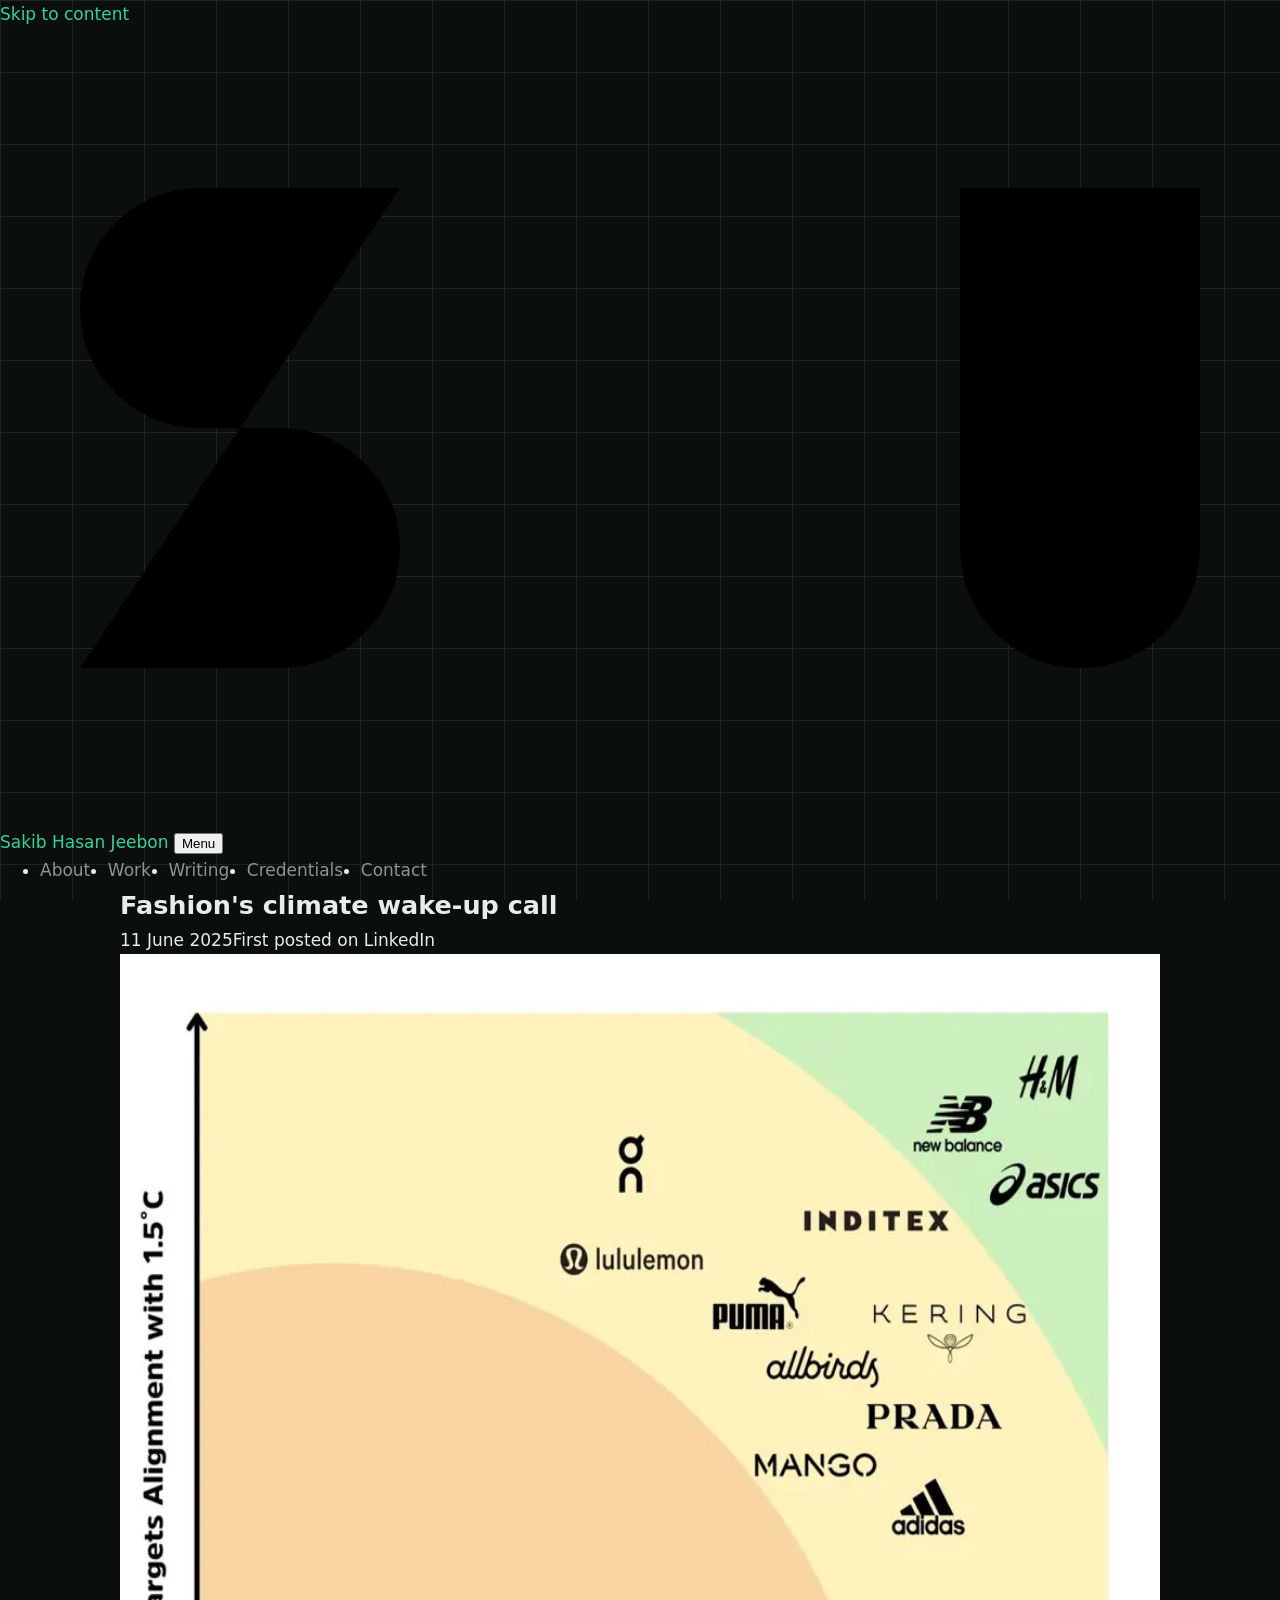
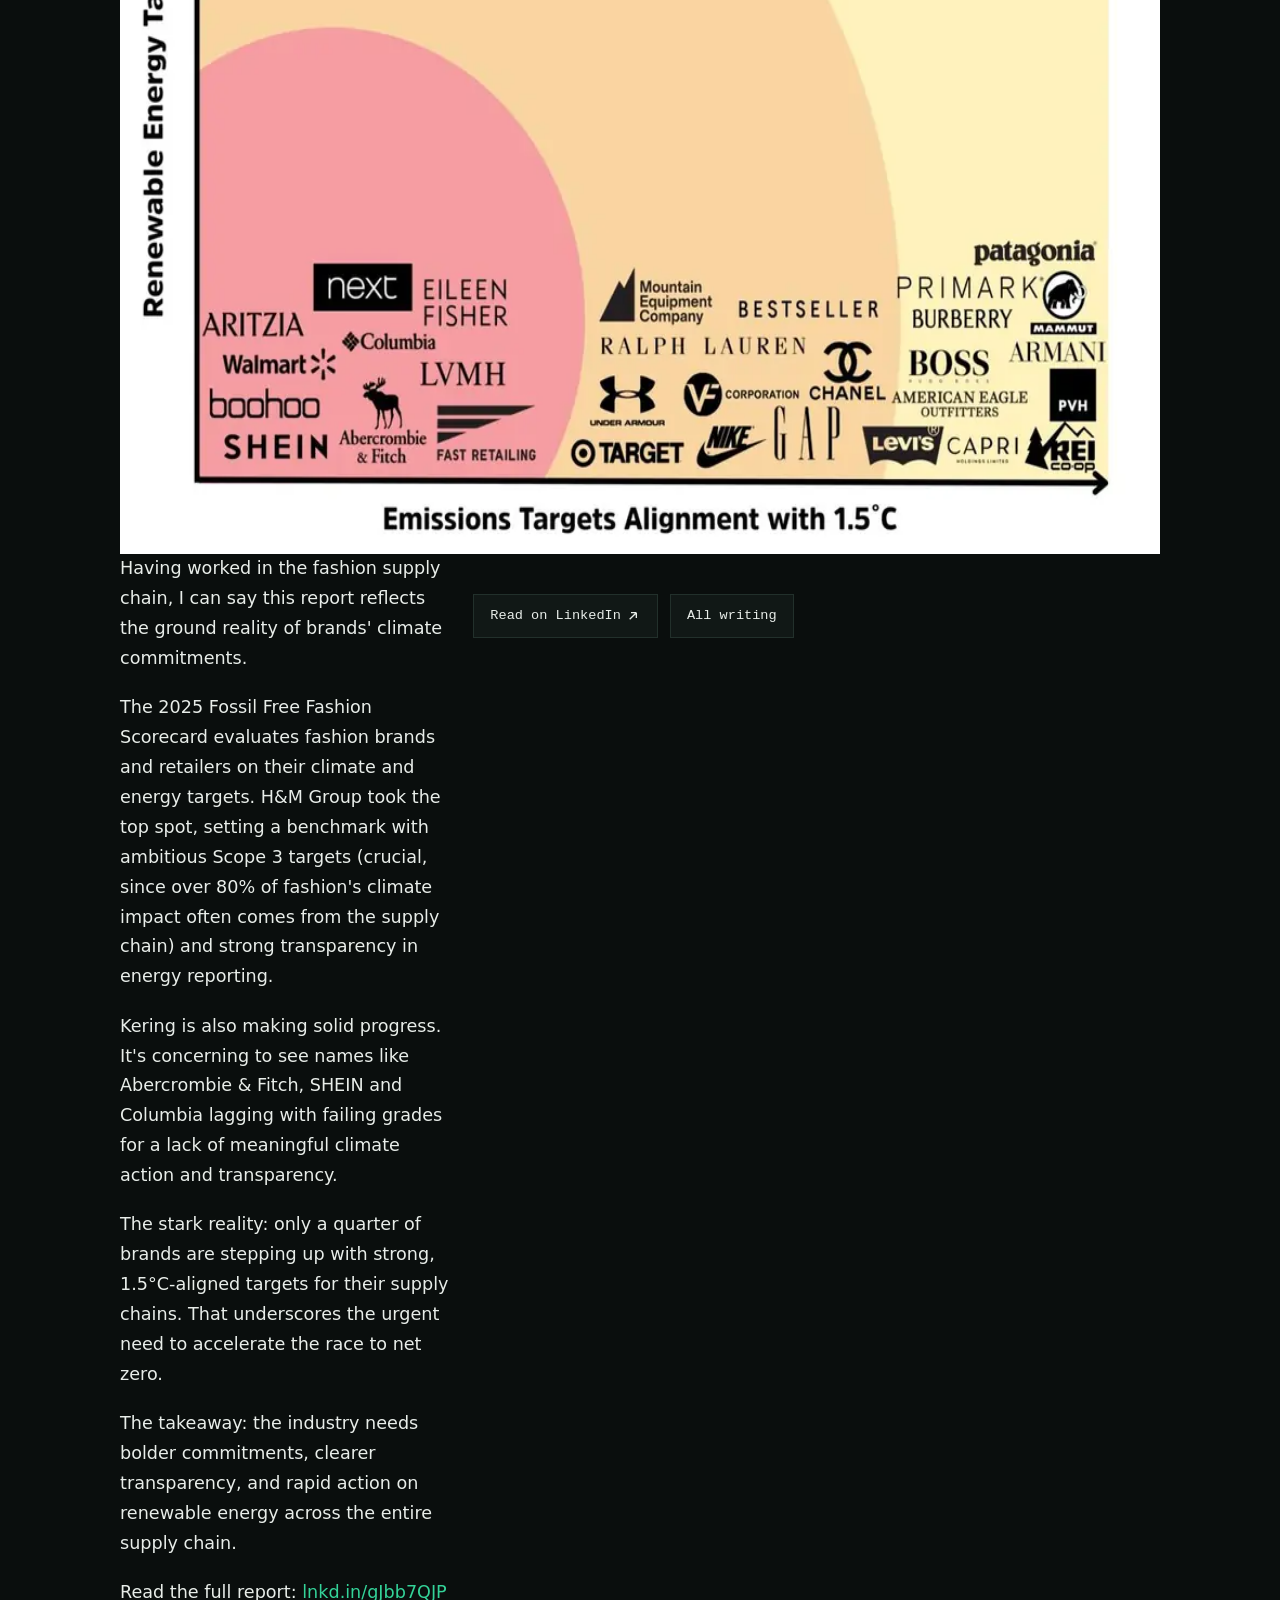
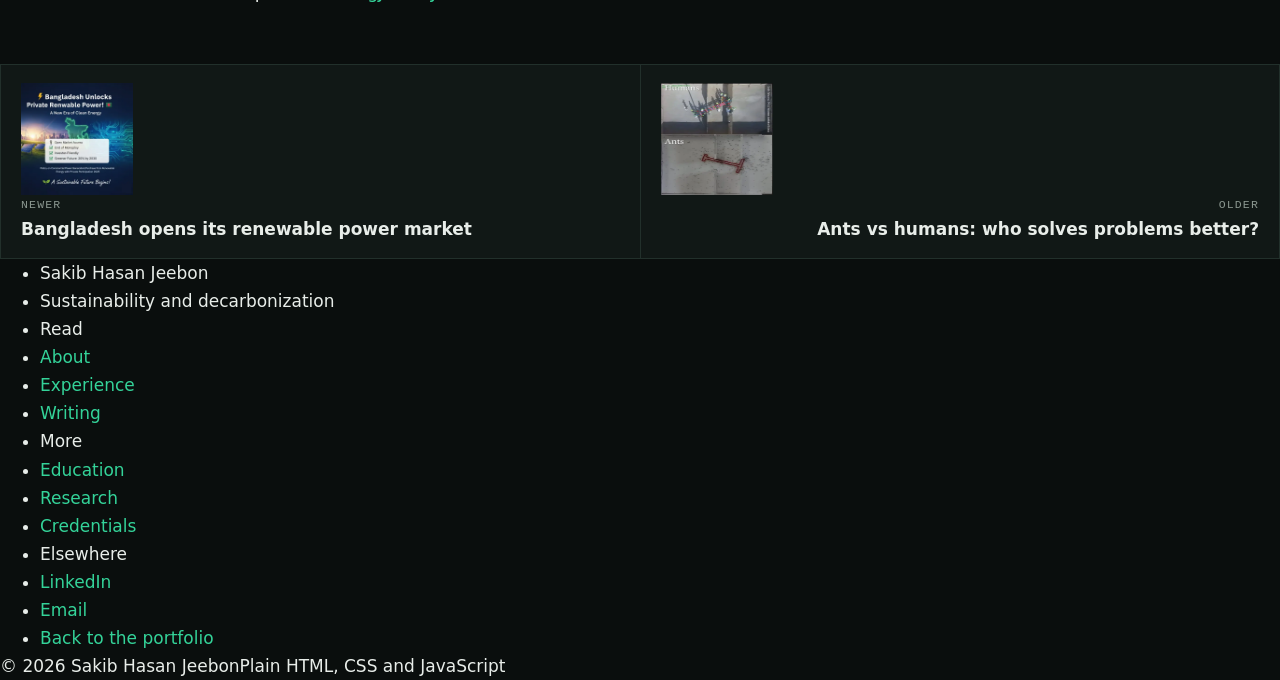
<file: writing/fossil-free-fashion-scorecard.html>
<!DOCTYPE html>
<html lang="en">
<head>
  <meta charset="utf-8">
  <meta http-equiv="Content-Security-Policy" content="default-src 'self'; script-src 'self' 'sha256-qOhFsq0QMV2REqNwk5hGH5bZE9SkX6gt6yeyKdYPv+U='; style-src 'self'; style-src-attr 'unsafe-inline'; img-src 'self' data:; font-src 'self'; connect-src 'self'; object-src 'none'; base-uri 'none'; form-action 'none'">
  <meta name="referrer" content="strict-origin-when-cross-origin">
  <meta name="viewport" content="width=device-width, initial-scale=1">
  <title>Fashion's climate wake-up call · Sakib Hasan Jeebon</title>
  <meta name="description" content="The 2025 Fossil Free Fashion Scorecard, read from inside the industry's supply chain.">
  <meta name="author" content="Sakib Hasan Jeebon">
  <link rel="canonical" href="https://sakibjeebon.github.io/writing/fossil-free-fashion-scorecard.html">
  <meta name="theme-color" content="#ff6831">
  <meta property="og:type" content="article">
  <meta property="og:title" content="Fashion's climate wake-up call · Sakib Hasan Jeebon">
  <meta property="og:description" content="The 2025 Fossil Free Fashion Scorecard, read from inside the industry's supply chain.">
  <meta property="og:url" content="https://sakibjeebon.github.io/writing/fossil-free-fashion-scorecard.html">
  <meta property="og:image" content="https://sakibjeebon.github.io/assets/img/writing/fossil-free-fashion-scorecard.jpg">
  <link rel="icon" href="../favicon.svg" type="image/svg+xml">
  <link rel="icon" type="image/png" sizes="32x32" href="../favicon-32x32.png">
  <link rel="apple-touch-icon" href="../apple-touch-icon.png">
  <link rel="preload" href="../assets/fonts/hanken-grotesk-latin.woff2" as="font" type="font/woff2" crossorigin>
  <link rel="stylesheet" href="../assets/css/style.css">
  <script>document.documentElement.classList.add("js")</script>
  <script defer src="../assets/js/main.js"></script>
</head>
<body class="no-hero">
<a class="skip" href="#main">Skip to content</a>
<header class="site-head" id="head">
  <a class="brand" href="../" aria-label="Sakib Hasan Jeebon, home">
    <svg viewBox="0 2 64 40" aria-hidden="true"><path class="logo-line" pathLength="1" d="M20 10H10a6 6 0 0 0 0 12h4a6 6 0 0 1 0 12H4"/><path class="logo-line" pathLength="1" d="M27 8v28M41 8v28M27 22h14"/><path class="logo-line" pathLength="1" d="M48 10h12v18a6 6 0 0 1-12 0"/></svg>
    <span class="brand-name">Sakib Hasan Jeebon</span>
  </a>
  <button class="nav-toggle" type="button" aria-expanded="false" aria-controls="nav-links">Menu</button>
  <ul class="nav-links" id="nav-links">
    <li><a href="../#about">About</a></li>
    <li><a href="../#experience">Work</a></li>
    <li><a href="./">Writing</a></li>
    <li><a href="../#credentials">Credentials</a></li>
    <li><a href="../#contact">Contact</a></li>
  </ul>
</header>

<main id="main">
  <section class="chapter c-orange post-top" aria-labelledby="post-h">
    <div class="wrap grid">
      <div class="post-title">
        <h1 id="post-h" class="rise">Fashion's climate wake-up call</h1>
        <p class="post-meta rise" style="--i:1"><time datetime="2025-06-11">11 June 2025</time><span>First posted on LinkedIn</span></p>
      </div>
      <figure class="post-figure rise" style="--i:2"><img src="../assets/img/writing/fossil-free-fashion-scorecard-480.webp" srcset="../assets/img/writing/fossil-free-fashion-scorecard-480.webp 480w, ../assets/img/writing/fossil-free-fashion-scorecard-960.webp 960w" sizes="(max-width: 900px) 100vw, 42vw" alt="Chart: fashion brands plotted by renewable energy and emissions target alignment with 1.5°C." width="1200" height="1200" fetchpriority="high" decoding="async"></figure>
    </div>
  </section>
  <article class="chapter c-white post-body-wrap">
    <div class="wrap post-grid">
      <div class="post-body">
        <p class="rise" style="--i:0">Having worked in the fashion supply chain, I can say this report reflects the ground reality of brands' climate commitments.</p>
        <p class="rise" style="--i:1">The 2025 Fossil Free Fashion Scorecard evaluates fashion brands and retailers on their climate and energy targets. H&M Group took the top spot, setting a benchmark with ambitious Scope 3 targets (crucial, since over 80% of fashion's climate impact often comes from the supply chain) and strong transparency in energy reporting.</p>
        <p class="rise" style="--i:2">Kering is also making solid progress. It's concerning to see names like Abercrombie & Fitch, SHEIN and Columbia lagging with failing grades for a lack of meaningful climate action and transparency.</p>
        <p class="rise" style="--i:0">The stark reality: only a quarter of brands are stepping up with strong, 1.5°C-aligned targets for their supply chains. That underscores the urgent need to accelerate the race to net zero.</p>
        <p class="rise" style="--i:1">The takeaway: the industry needs bolder commitments, clearer transparency, and rapid action on renewable energy across the entire supply chain.</p>
        <p class="rise" style="--i:2">Read the full report: <a href="https://lnkd.in/gJbb7QJP">lnkd.in/gJbb7QJP</a></p>
      </div>
      <aside class="post-rail" aria-label="About this post">
        <p class="post-actions">
          <a class="btn" href="https://www.linkedin.com/feed/update/urn:li:activity:7338497740550639616/" target="_blank" rel="noopener noreferrer">Read on LinkedIn <svg class="ic" viewBox="0 0 24 24" aria-hidden="true"><path fill="none" stroke="currentColor" stroke-width="2" d="M7 17 17 7m0 0H9m8 0v8"/></svg></a>
          <a class="btn btn-quiet" href="./">All writing</a>
        </p>
      </aside>
    </div>
  </article>
  <nav class="post-nav" aria-label="More writing">
    <a href="bangladesh-renewable-market.html"><img src="../assets/img/writing/bangladesh-renewable-market-480.webp" alt="" width="112" height="112" loading="lazy" decoding="async"><span>Newer</span><strong>Bangladesh opens its renewable power market</strong></a>
    <a class="next" href="ants-vs-humans.html"><img src="../assets/img/writing/ants-vs-humans-480.webp" alt="" width="112" height="112" loading="lazy" decoding="async"><span>Older</span><strong>Ants vs humans: who solves problems better?</strong></a>
  </nav>
</main>
<footer class="foot">
  <div class="foot-cols">
    <ul><li>Sakib Hasan Jeebon</li><li>Sustainability and decarbonization</li></ul>
    <ul><li>Read</li><li><a href="../#about">About</a></li><li><a href="../#experience">Experience</a></li><li><a href="./">Writing</a></li></ul>
    <ul><li>More</li><li><a href="../#education">Education</a></li><li><a href="../#research">Research</a></li><li><a href="../#credentials">Credentials</a></li></ul>
    <ul><li>Elsewhere</li><li><a href="https://www.linkedin.com/in/sakibjeebon" target="_blank" rel="noopener noreferrer">LinkedIn</a></li><li><a href="mailto:sakibjeebon@gmail.com">Email</a></li><li><a href="../">Back to the portfolio</a></li></ul>
  </div>
  <p class="legal"><span>© 2026 Sakib Hasan Jeebon</span><span>Plain HTML, CSS and JavaScript</span></p>
</footer>
</body>
</html>
</file>
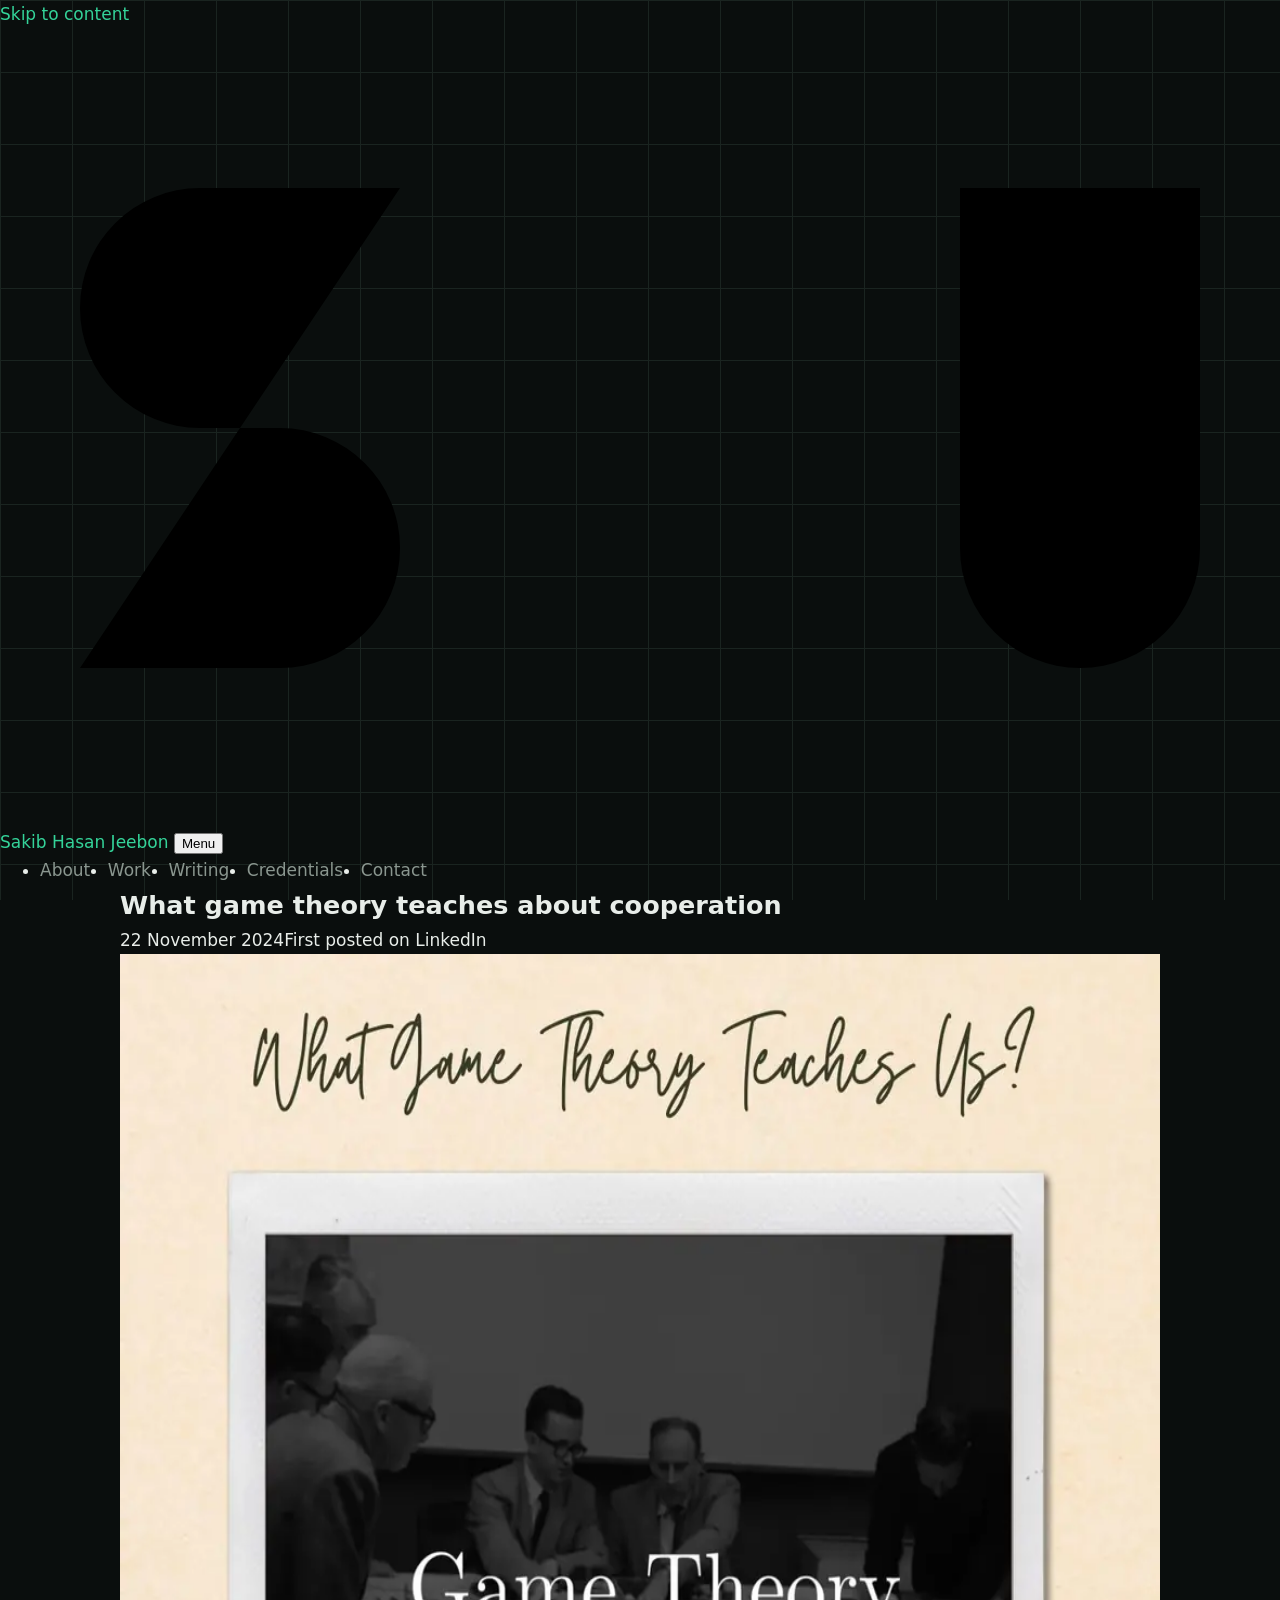
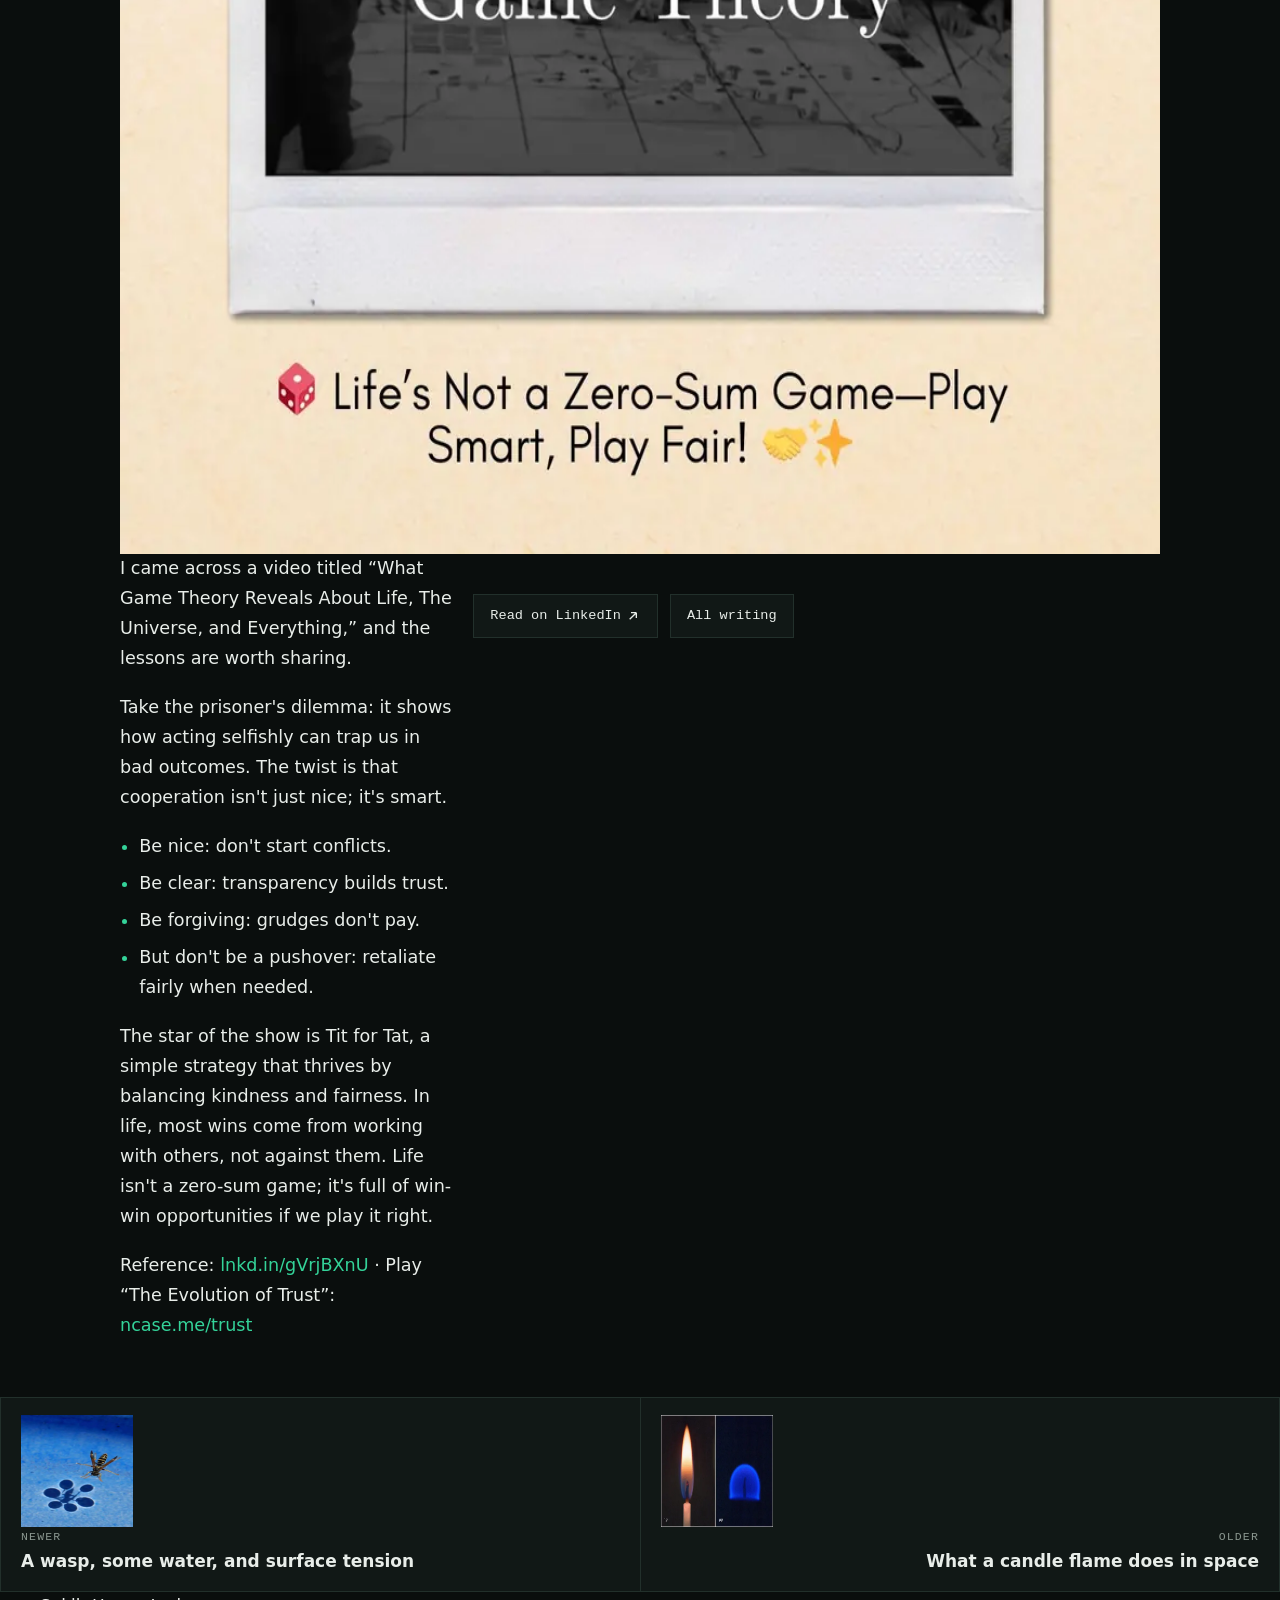
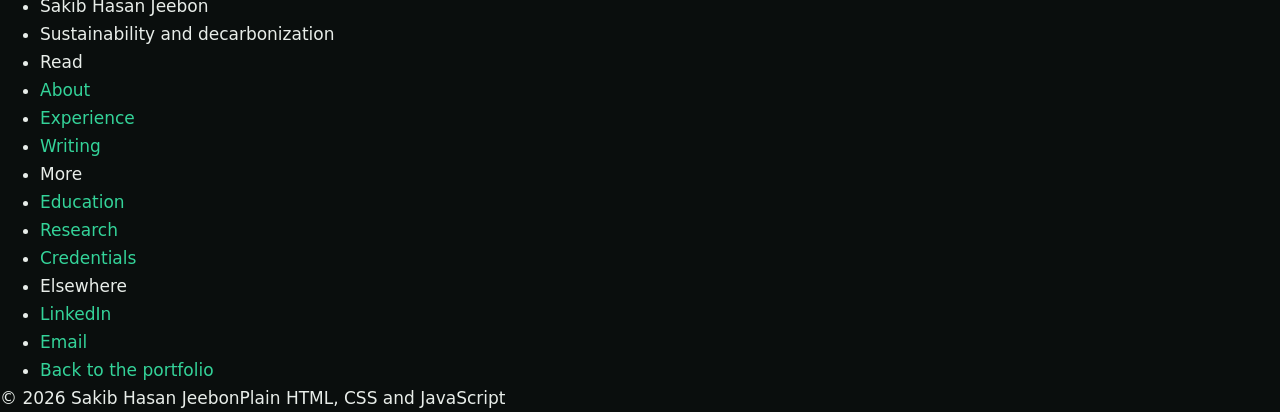
<file: writing/game-theory.html>
<!DOCTYPE html>
<html lang="en">
<head>
  <meta charset="utf-8">
  <meta http-equiv="Content-Security-Policy" content="default-src 'self'; script-src 'self' 'sha256-qOhFsq0QMV2REqNwk5hGH5bZE9SkX6gt6yeyKdYPv+U='; style-src 'self'; style-src-attr 'unsafe-inline'; img-src 'self' data:; font-src 'self'; connect-src 'self'; object-src 'none'; base-uri 'none'; form-action 'none'">
  <meta name="referrer" content="strict-origin-when-cross-origin">
  <meta name="viewport" content="width=device-width, initial-scale=1">
  <title>What game theory teaches about cooperation · Sakib Hasan Jeebon</title>
  <meta name="description" content="The prisoner's dilemma, Tit for Tat, and why most wins come from working with others.">
  <meta name="author" content="Sakib Hasan Jeebon">
  <link rel="canonical" href="https://sakibjeebon.github.io/writing/game-theory.html">
  <meta name="theme-color" content="#ff6831">
  <meta property="og:type" content="article">
  <meta property="og:title" content="What game theory teaches about cooperation · Sakib Hasan Jeebon">
  <meta property="og:description" content="The prisoner's dilemma, Tit for Tat, and why most wins come from working with others.">
  <meta property="og:url" content="https://sakibjeebon.github.io/writing/game-theory.html">
  <meta property="og:image" content="https://sakibjeebon.github.io/assets/img/writing/game-theory.jpg">
  <link rel="icon" href="../favicon.svg" type="image/svg+xml">
  <link rel="icon" type="image/png" sizes="32x32" href="../favicon-32x32.png">
  <link rel="apple-touch-icon" href="../apple-touch-icon.png">
  <link rel="preload" href="../assets/fonts/hanken-grotesk-latin.woff2" as="font" type="font/woff2" crossorigin>
  <link rel="stylesheet" href="../assets/css/style.css">
  <script>document.documentElement.classList.add("js")</script>
  <script defer src="../assets/js/main.js"></script>
</head>
<body class="no-hero">
<a class="skip" href="#main">Skip to content</a>
<header class="site-head" id="head">
  <a class="brand" href="../" aria-label="Sakib Hasan Jeebon, home">
    <svg viewBox="0 2 64 40" aria-hidden="true"><path class="logo-line" pathLength="1" d="M20 10H10a6 6 0 0 0 0 12h4a6 6 0 0 1 0 12H4"/><path class="logo-line" pathLength="1" d="M27 8v28M41 8v28M27 22h14"/><path class="logo-line" pathLength="1" d="M48 10h12v18a6 6 0 0 1-12 0"/></svg>
    <span class="brand-name">Sakib Hasan Jeebon</span>
  </a>
  <button class="nav-toggle" type="button" aria-expanded="false" aria-controls="nav-links">Menu</button>
  <ul class="nav-links" id="nav-links">
    <li><a href="../#about">About</a></li>
    <li><a href="../#experience">Work</a></li>
    <li><a href="./">Writing</a></li>
    <li><a href="../#credentials">Credentials</a></li>
    <li><a href="../#contact">Contact</a></li>
  </ul>
</header>

<main id="main">
  <section class="chapter c-orange post-top" aria-labelledby="post-h">
    <div class="wrap grid">
      <div class="post-title">
        <h1 id="post-h" class="rise">What game theory teaches about cooperation</h1>
        <p class="post-meta rise" style="--i:1"><time datetime="2024-11-22">22 November 2024</time><span>First posted on LinkedIn</span></p>
      </div>
      <figure class="post-figure rise" style="--i:2"><img src="../assets/img/writing/game-theory-480.webp" srcset="../assets/img/writing/game-theory-480.webp 480w, ../assets/img/writing/game-theory-960.webp 960w" sizes="(max-width: 900px) 100vw, 42vw" alt="Title card: What game theory teaches us. Life's not a zero-sum game." width="1200" height="1200" fetchpriority="high" decoding="async"></figure>
    </div>
  </section>
  <article class="chapter c-white post-body-wrap">
    <div class="wrap post-grid">
      <div class="post-body">
        <p class="rise" style="--i:0">I came across a video titled “What Game Theory Reveals About Life, The Universe, and Everything,” and the lessons are worth sharing.</p>
        <p class="rise" style="--i:1">Take the prisoner's dilemma: it shows how acting selfishly can trap us in bad outcomes. The twist is that cooperation isn't just nice; it's smart.</p>
        <ul class="rise" style="--i:2"><li>Be nice: don't start conflicts.</li><li>Be clear: transparency builds trust.</li><li>Be forgiving: grudges don't pay.</li><li>But don't be a pushover: retaliate fairly when needed.</li></ul>
        <p class="rise" style="--i:0">The star of the show is Tit for Tat, a simple strategy that thrives by balancing kindness and fairness. In life, most wins come from working with others, not against them. Life isn't a zero-sum game; it's full of win-win opportunities if we play it right.</p>
        <p class="rise" style="--i:1">Reference: <a href="https://lnkd.in/gVrjBXnU">lnkd.in/gVrjBXnU</a> · Play “The Evolution of Trust”: <a href="https://ncase.me/trust/">ncase.me/trust</a></p>
      </div>
      <aside class="post-rail" aria-label="About this post">
        <p class="post-actions">
          <a class="btn" href="https://www.linkedin.com/feed/update/urn:li:activity:7265718168910725120/" target="_blank" rel="noopener noreferrer">Read on LinkedIn <svg class="ic" viewBox="0 0 24 24" aria-hidden="true"><path fill="none" stroke="currentColor" stroke-width="2" d="M7 17 17 7m0 0H9m8 0v8"/></svg></a>
          <a class="btn btn-quiet" href="./">All writing</a>
        </p>
      </aside>
    </div>
  </article>
  <nav class="post-nav" aria-label="More writing">
    <a href="surface-tension.html"><img src="../assets/img/writing/surface-tension-480.webp" alt="" width="112" height="112" loading="lazy" decoding="async"><span>Newer</span><strong>A wasp, some water, and surface tension</strong></a>
    <a class="next" href="candle-flame-in-space.html"><img src="../assets/img/writing/candle-flame-in-space-480.webp" alt="" width="112" height="112" loading="lazy" decoding="async"><span>Older</span><strong>What a candle flame does in space</strong></a>
  </nav>
</main>
<footer class="foot">
  <div class="foot-cols">
    <ul><li>Sakib Hasan Jeebon</li><li>Sustainability and decarbonization</li></ul>
    <ul><li>Read</li><li><a href="../#about">About</a></li><li><a href="../#experience">Experience</a></li><li><a href="./">Writing</a></li></ul>
    <ul><li>More</li><li><a href="../#education">Education</a></li><li><a href="../#research">Research</a></li><li><a href="../#credentials">Credentials</a></li></ul>
    <ul><li>Elsewhere</li><li><a href="https://www.linkedin.com/in/sakibjeebon" target="_blank" rel="noopener noreferrer">LinkedIn</a></li><li><a href="mailto:sakibjeebon@gmail.com">Email</a></li><li><a href="../">Back to the portfolio</a></li></ul>
  </div>
  <p class="legal"><span>© 2026 Sakib Hasan Jeebon</span><span>Plain HTML, CSS and JavaScript</span></p>
</footer>
</body>
</html>
</file>
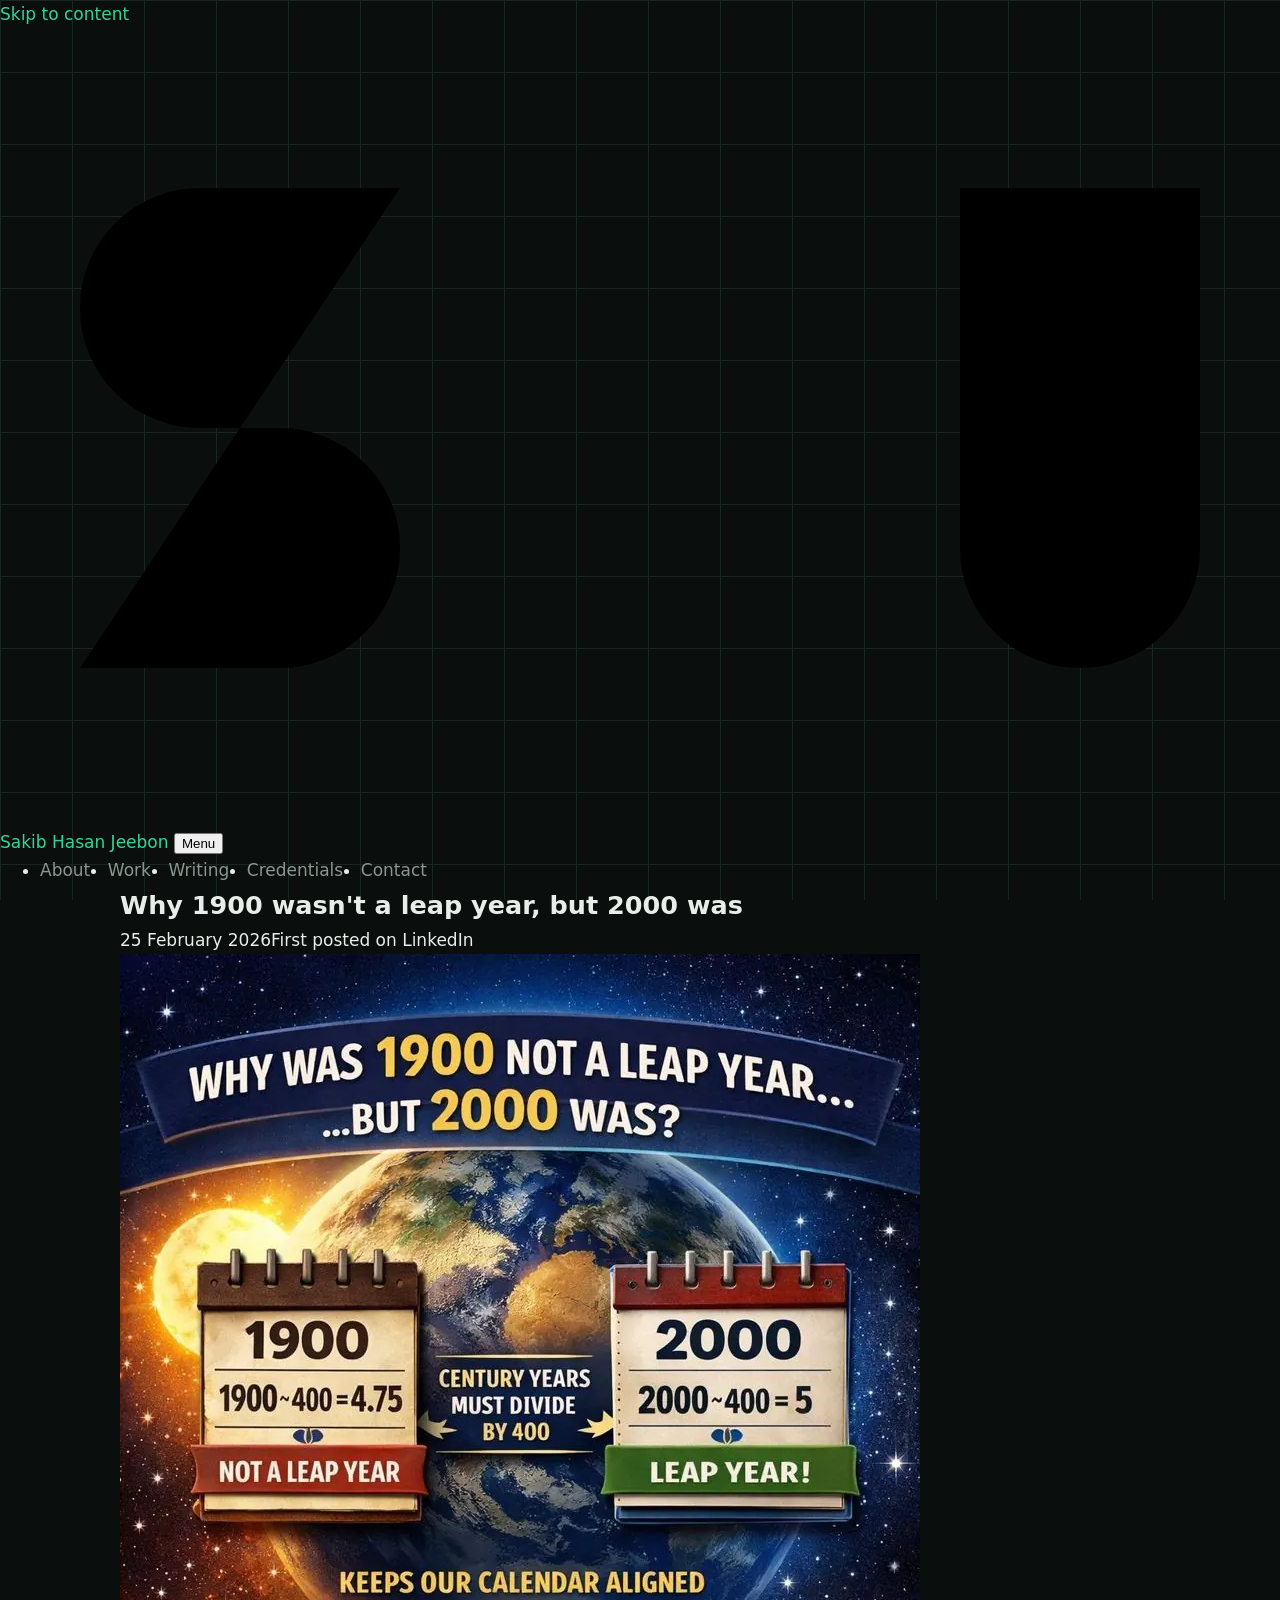
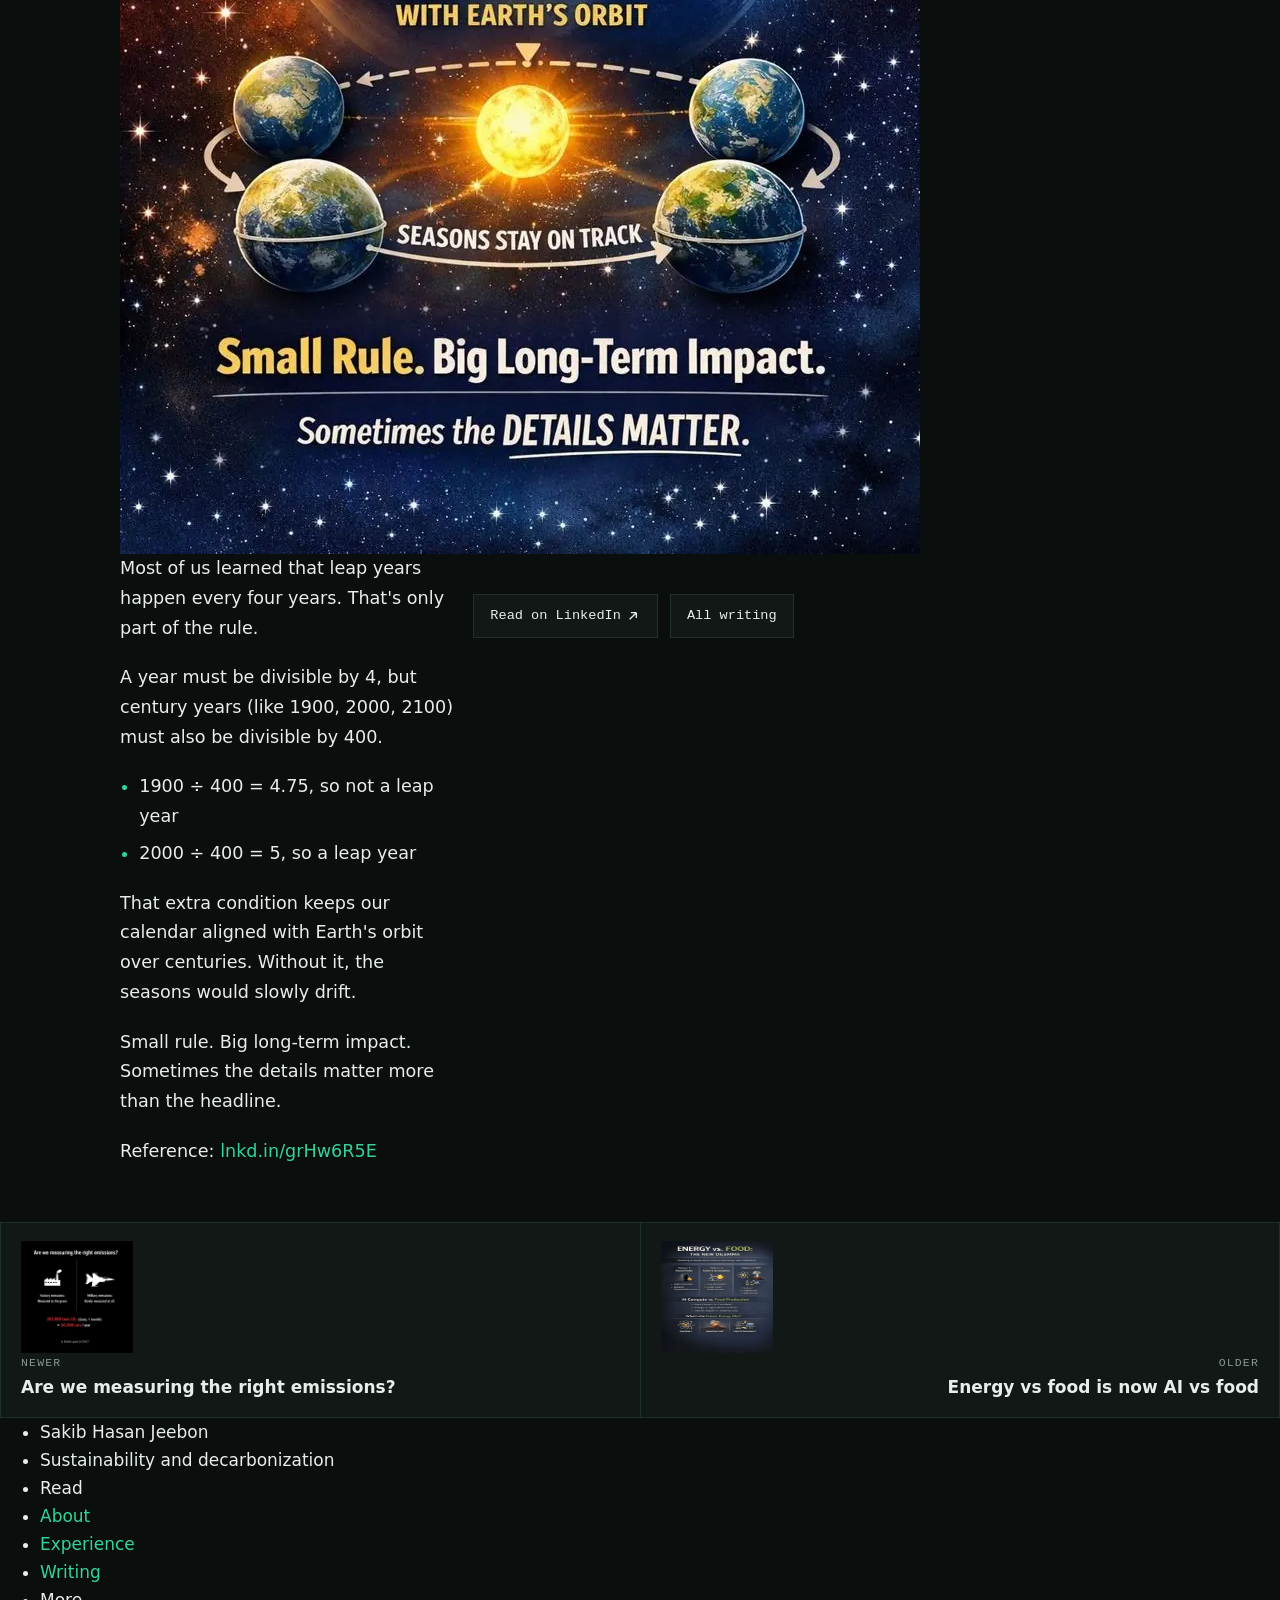
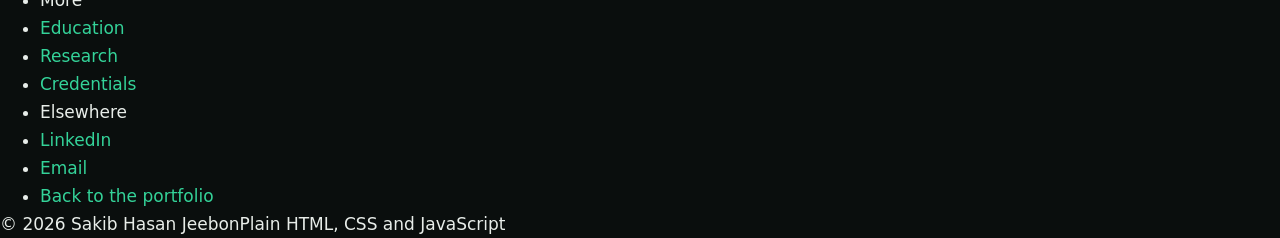
<file: writing/leap-year-rule.html>
<!DOCTYPE html>
<html lang="en">
<head>
  <meta charset="utf-8">
  <meta http-equiv="Content-Security-Policy" content="default-src 'self'; script-src 'self' 'sha256-qOhFsq0QMV2REqNwk5hGH5bZE9SkX6gt6yeyKdYPv+U='; style-src 'self'; style-src-attr 'unsafe-inline'; img-src 'self' data:; font-src 'self'; connect-src 'self'; object-src 'none'; base-uri 'none'; form-action 'none'">
  <meta name="referrer" content="strict-origin-when-cross-origin">
  <meta name="viewport" content="width=device-width, initial-scale=1">
  <title>Why 1900 wasn't a leap year, but 2000 was · Sakib Hasan Jeebon</title>
  <meta name="description" content="Leap years every four years is only part of the rule. The extra condition keeps the seasons in place.">
  <meta name="author" content="Sakib Hasan Jeebon">
  <link rel="canonical" href="https://sakibjeebon.github.io/writing/leap-year-rule.html">
  <meta name="theme-color" content="#ff6831">
  <meta property="og:type" content="article">
  <meta property="og:title" content="Why 1900 wasn't a leap year, but 2000 was · Sakib Hasan Jeebon">
  <meta property="og:description" content="Leap years every four years is only part of the rule. The extra condition keeps the seasons in place.">
  <meta property="og:url" content="https://sakibjeebon.github.io/writing/leap-year-rule.html">
  <meta property="og:image" content="https://sakibjeebon.github.io/assets/img/writing/leap-year-rule.jpg">
  <link rel="icon" href="../favicon.svg" type="image/svg+xml">
  <link rel="icon" type="image/png" sizes="32x32" href="../favicon-32x32.png">
  <link rel="apple-touch-icon" href="../apple-touch-icon.png">
  <link rel="preload" href="../assets/fonts/hanken-grotesk-latin.woff2" as="font" type="font/woff2" crossorigin>
  <link rel="stylesheet" href="../assets/css/style.css">
  <script>document.documentElement.classList.add("js")</script>
  <script defer src="../assets/js/main.js"></script>
</head>
<body class="no-hero">
<a class="skip" href="#main">Skip to content</a>
<header class="site-head" id="head">
  <a class="brand" href="../" aria-label="Sakib Hasan Jeebon, home">
    <svg viewBox="0 2 64 40" aria-hidden="true"><path class="logo-line" pathLength="1" d="M20 10H10a6 6 0 0 0 0 12h4a6 6 0 0 1 0 12H4"/><path class="logo-line" pathLength="1" d="M27 8v28M41 8v28M27 22h14"/><path class="logo-line" pathLength="1" d="M48 10h12v18a6 6 0 0 1-12 0"/></svg>
    <span class="brand-name">Sakib Hasan Jeebon</span>
  </a>
  <button class="nav-toggle" type="button" aria-expanded="false" aria-controls="nav-links">Menu</button>
  <ul class="nav-links" id="nav-links">
    <li><a href="../#about">About</a></li>
    <li><a href="../#experience">Work</a></li>
    <li><a href="./">Writing</a></li>
    <li><a href="../#credentials">Credentials</a></li>
    <li><a href="../#contact">Contact</a></li>
  </ul>
</header>

<main id="main">
  <section class="chapter c-grey post-top" aria-labelledby="post-h">
    <div class="wrap grid">
      <div class="post-title">
        <h1 id="post-h" class="rise">Why 1900 wasn't a leap year, but 2000 was</h1>
        <p class="post-meta rise" style="--i:1"><time datetime="2026-02-25">25 February 2026</time><span>First posted on LinkedIn</span></p>
      </div>
      <figure class="post-figure rise" style="--i:2"><img src="../assets/img/writing/leap-year-rule-480.webp" srcset="../assets/img/writing/leap-year-rule-480.webp 480w, ../assets/img/writing/leap-year-rule-800.webp 800w" sizes="(max-width: 900px) 100vw, 42vw" alt="Illustration: 1900 not a leap year, 2000 a leap year, with Earth's orbit." width="800" height="1200" fetchpriority="high" decoding="async"></figure>
    </div>
  </section>
  <article class="chapter c-white post-body-wrap">
    <div class="wrap post-grid">
      <div class="post-body">
        <p class="rise" style="--i:0">Most of us learned that leap years happen every four years. That's only part of the rule.</p>
        <p class="rise" style="--i:1">A year must be divisible by 4, but century years (like 1900, 2000, 2100) must also be divisible by 400.</p>
        <ul class="rise" style="--i:2"><li>1900 ÷ 400 = 4.75, so not a leap year</li><li>2000 ÷ 400 = 5, so a leap year</li></ul>
        <p class="rise" style="--i:0">That extra condition keeps our calendar aligned with Earth's orbit over centuries. Without it, the seasons would slowly drift.</p>
        <p class="rise" style="--i:1">Small rule. Big long-term impact. Sometimes the details matter more than the headline.</p>
        <p class="rise" style="--i:2">Reference: <a href="https://lnkd.in/grHw6R5E">lnkd.in/grHw6R5E</a></p>
      </div>
      <aside class="post-rail" aria-label="About this post">
        <p class="post-actions">
          <a class="btn" href="https://www.linkedin.com/feed/update/urn:li:activity:7432409130985979904/" target="_blank" rel="noopener noreferrer">Read on LinkedIn <svg class="ic" viewBox="0 0 24 24" aria-hidden="true"><path fill="none" stroke="currentColor" stroke-width="2" d="M7 17 17 7m0 0H9m8 0v8"/></svg></a>
          <a class="btn btn-quiet" href="./">All writing</a>
        </p>
      </aside>
    </div>
  </article>
  <nav class="post-nav" aria-label="More writing">
    <a href="measuring-the-right-emissions.html"><img src="../assets/img/writing/measuring-the-right-emissions-480.webp" alt="" width="112" height="112" loading="lazy" decoding="async"><span>Newer</span><strong>Are we measuring the right emissions?</strong></a>
    <a class="next" href="ai-vs-food.html"><img src="../assets/img/writing/ai-vs-food-480.webp" alt="" width="112" height="112" loading="lazy" decoding="async"><span>Older</span><strong>Energy vs food is now AI vs food</strong></a>
  </nav>
</main>
<footer class="foot">
  <div class="foot-cols">
    <ul><li>Sakib Hasan Jeebon</li><li>Sustainability and decarbonization</li></ul>
    <ul><li>Read</li><li><a href="../#about">About</a></li><li><a href="../#experience">Experience</a></li><li><a href="./">Writing</a></li></ul>
    <ul><li>More</li><li><a href="../#education">Education</a></li><li><a href="../#research">Research</a></li><li><a href="../#credentials">Credentials</a></li></ul>
    <ul><li>Elsewhere</li><li><a href="https://www.linkedin.com/in/sakibjeebon" target="_blank" rel="noopener noreferrer">LinkedIn</a></li><li><a href="mailto:sakibjeebon@gmail.com">Email</a></li><li><a href="../">Back to the portfolio</a></li></ul>
  </div>
  <p class="legal"><span>© 2026 Sakib Hasan Jeebon</span><span>Plain HTML, CSS and JavaScript</span></p>
</footer>
</body>
</html>
</file>
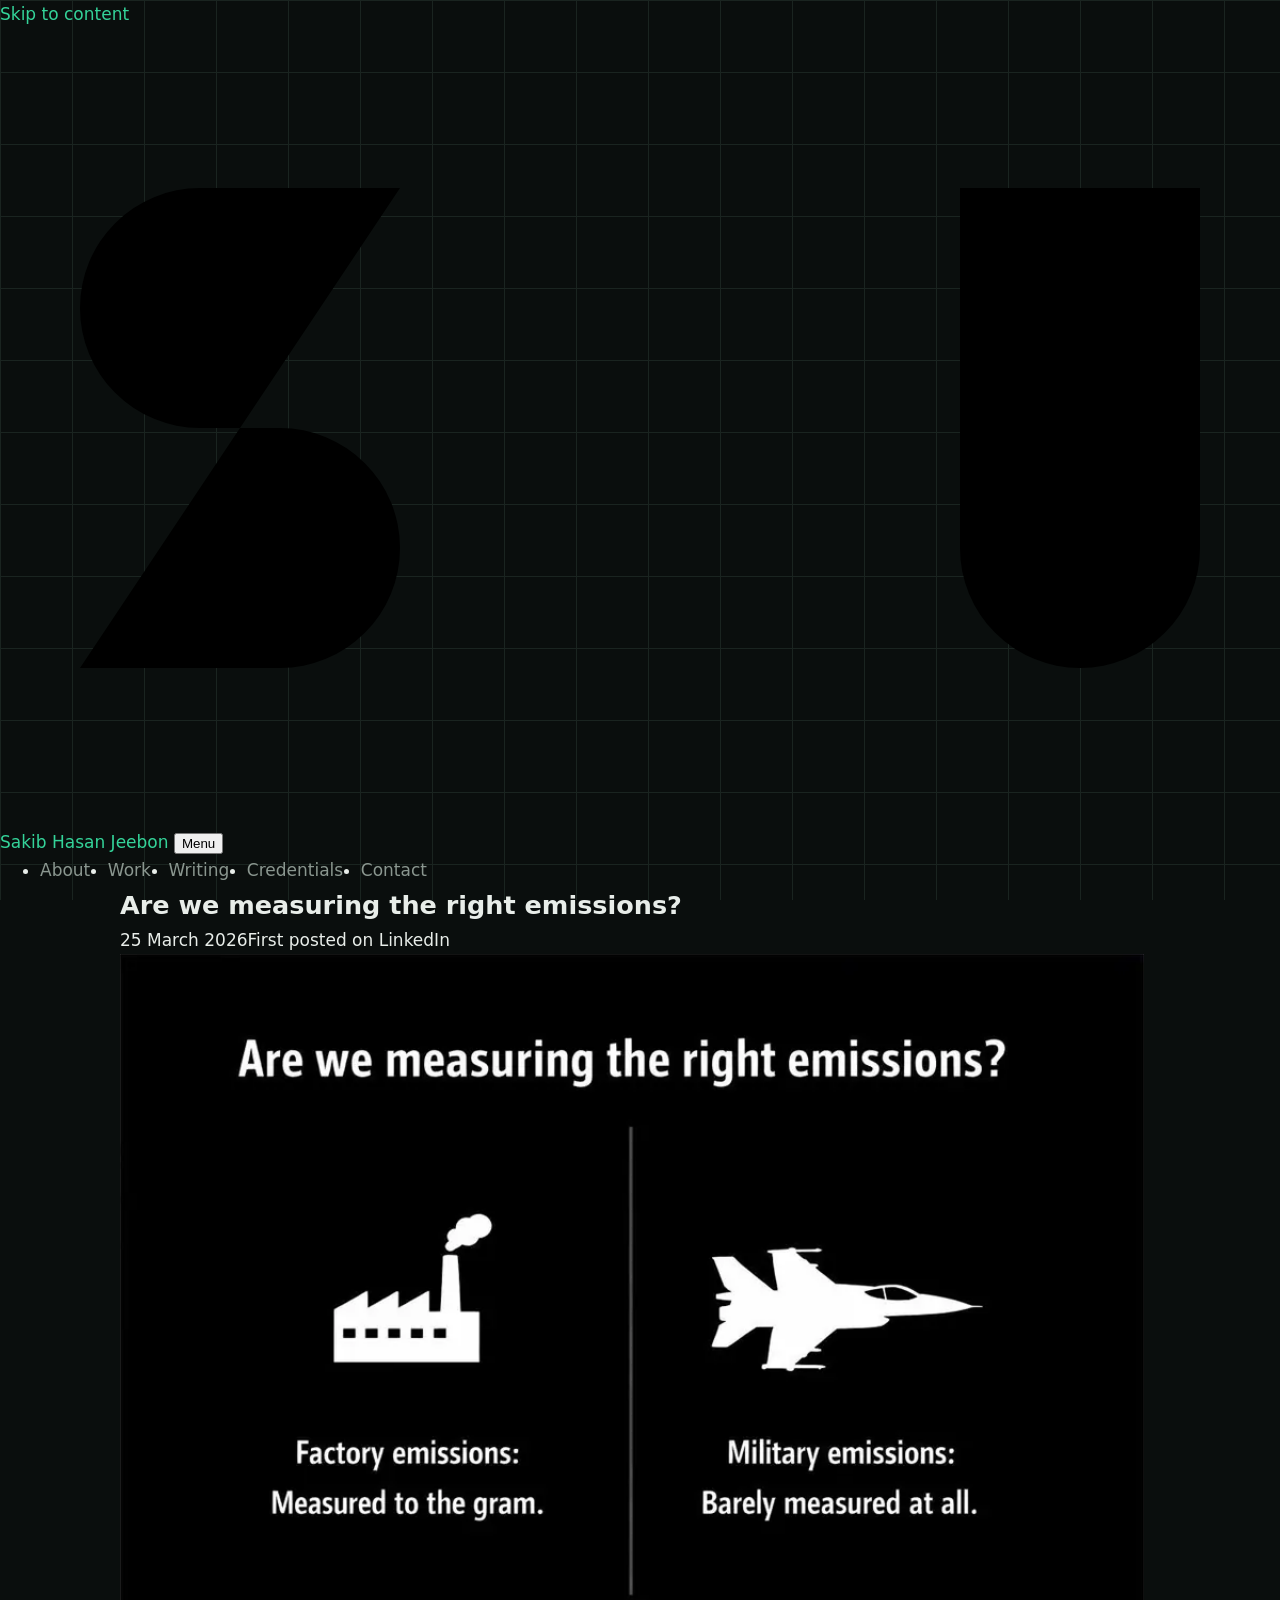
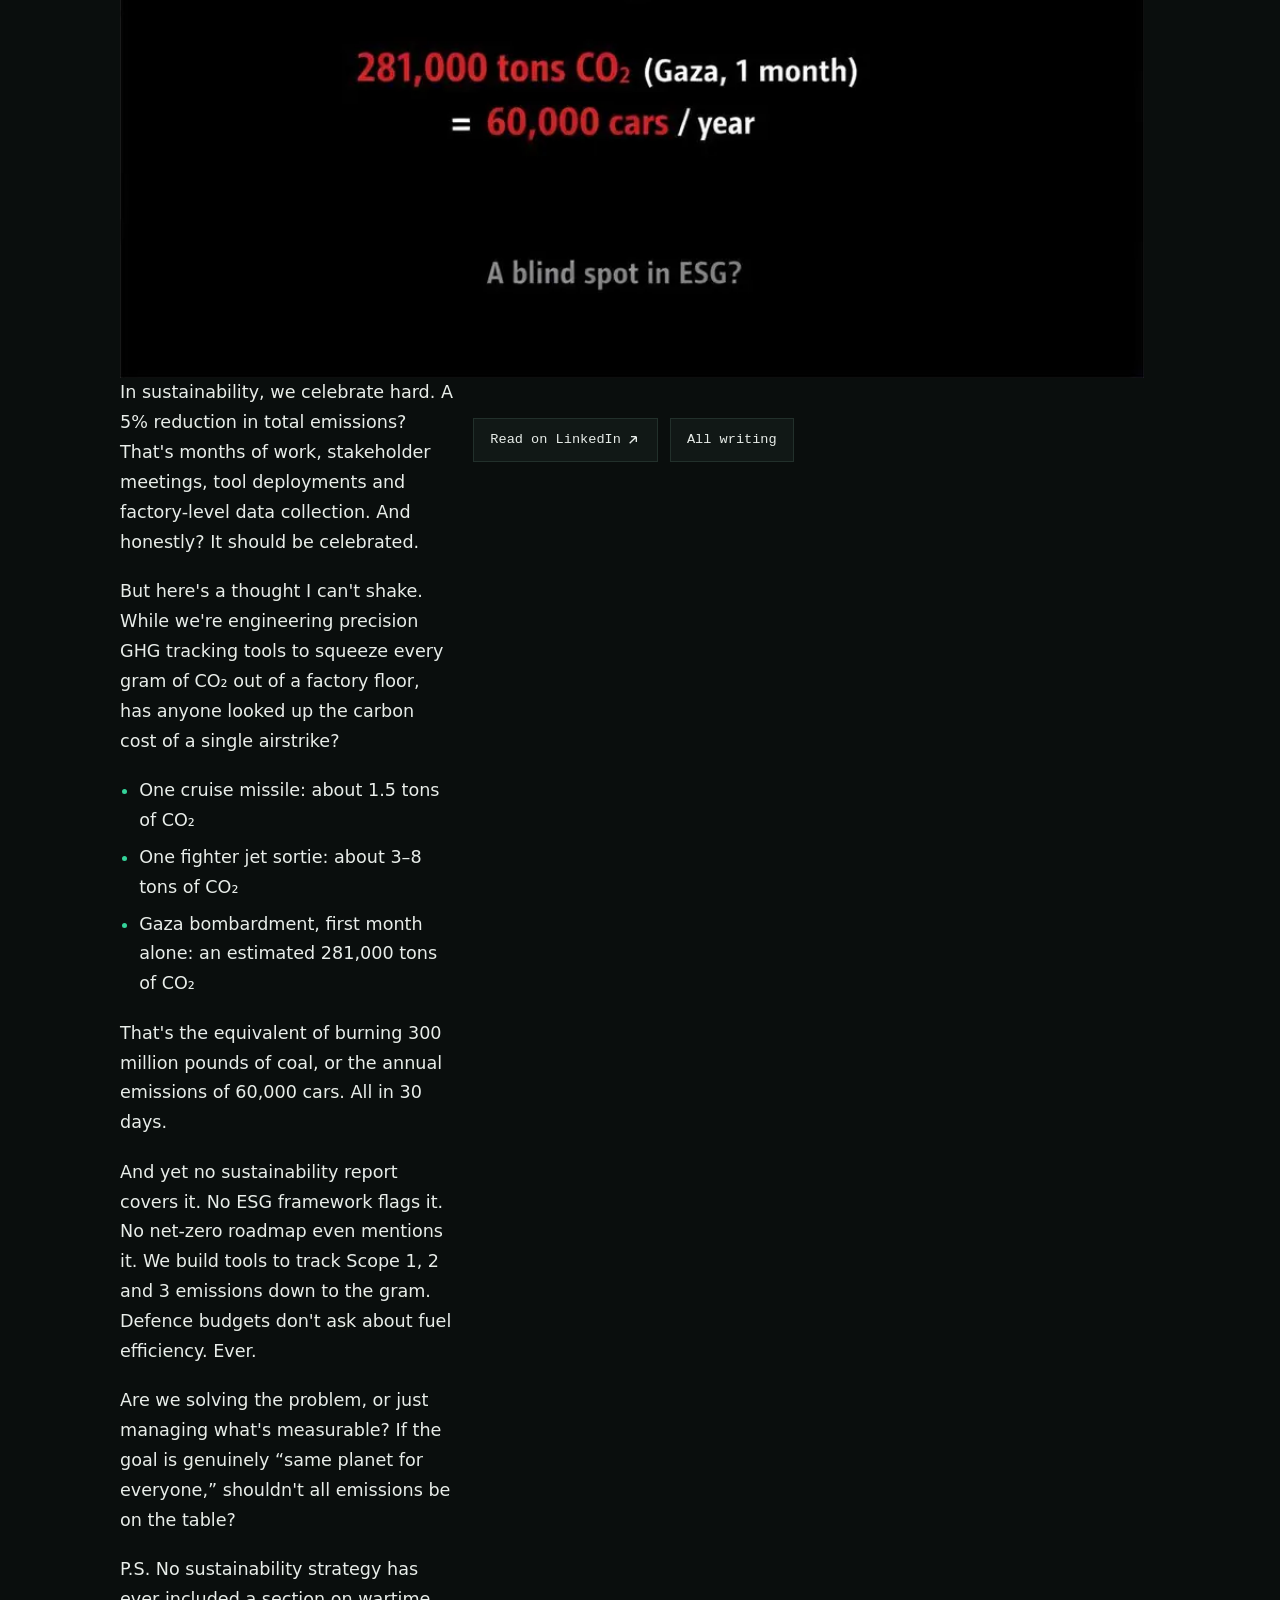
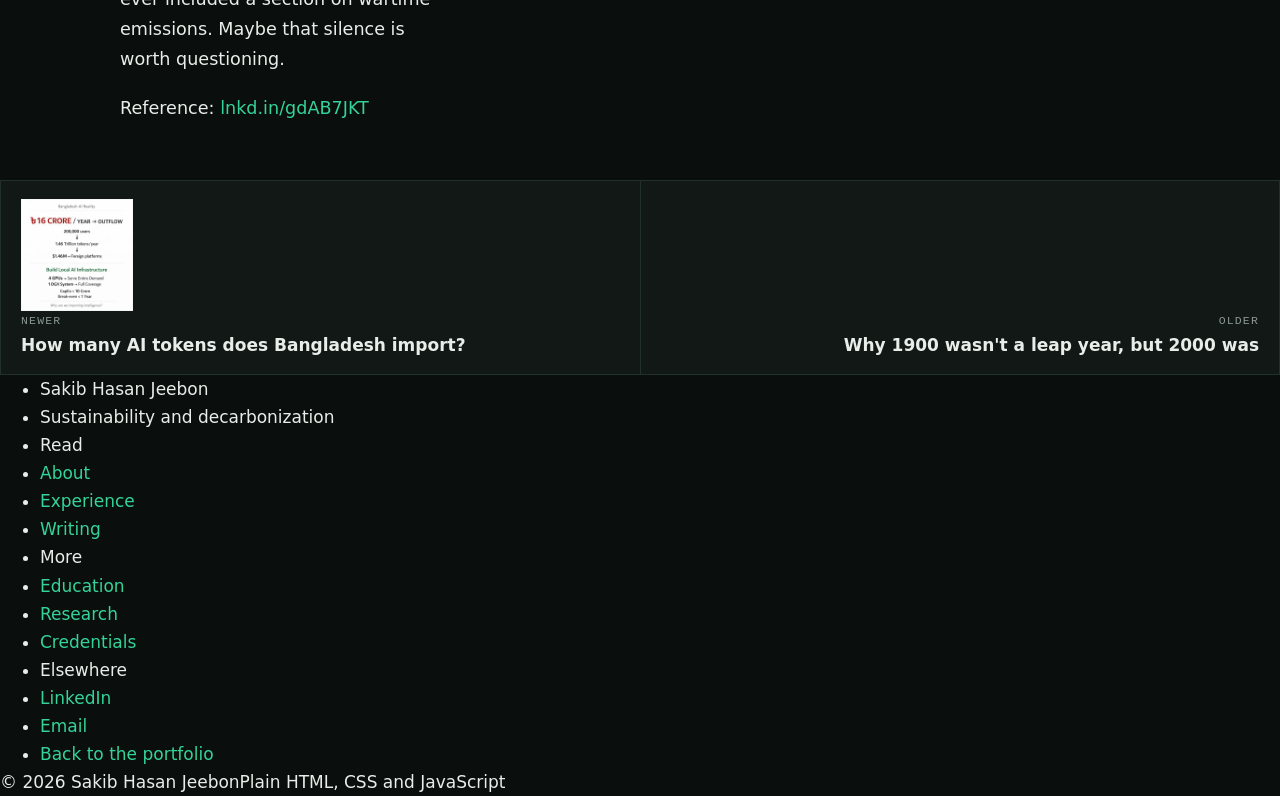
<file: writing/measuring-the-right-emissions.html>
<!DOCTYPE html>
<html lang="en">
<head>
  <meta charset="utf-8">
  <meta http-equiv="Content-Security-Policy" content="default-src 'self'; script-src 'self' 'sha256-qOhFsq0QMV2REqNwk5hGH5bZE9SkX6gt6yeyKdYPv+U='; style-src 'self'; style-src-attr 'unsafe-inline'; img-src 'self' data:; font-src 'self'; connect-src 'self'; object-src 'none'; base-uri 'none'; form-action 'none'">
  <meta name="referrer" content="strict-origin-when-cross-origin">
  <meta name="viewport" content="width=device-width, initial-scale=1">
  <title>Are we measuring the right emissions? · Sakib Hasan Jeebon</title>
  <meta name="description" content="We track factory emissions to the gram. Military emissions barely get measured at all.">
  <meta name="author" content="Sakib Hasan Jeebon">
  <link rel="canonical" href="https://sakibjeebon.github.io/writing/measuring-the-right-emissions.html">
  <meta name="theme-color" content="#ff6831">
  <meta property="og:type" content="article">
  <meta property="og:title" content="Are we measuring the right emissions? · Sakib Hasan Jeebon">
  <meta property="og:description" content="We track factory emissions to the gram. Military emissions barely get measured at all.">
  <meta property="og:url" content="https://sakibjeebon.github.io/writing/measuring-the-right-emissions.html">
  <meta property="og:image" content="https://sakibjeebon.github.io/assets/img/writing/measuring-the-right-emissions.jpg">
  <link rel="icon" href="../favicon.svg" type="image/svg+xml">
  <link rel="icon" type="image/png" sizes="32x32" href="../favicon-32x32.png">
  <link rel="apple-touch-icon" href="../apple-touch-icon.png">
  <link rel="preload" href="../assets/fonts/hanken-grotesk-latin.woff2" as="font" type="font/woff2" crossorigin>
  <link rel="stylesheet" href="../assets/css/style.css">
  <script>document.documentElement.classList.add("js")</script>
  <script defer src="../assets/js/main.js"></script>
</head>
<body class="no-hero">
<a class="skip" href="#main">Skip to content</a>
<header class="site-head" id="head">
  <a class="brand" href="../" aria-label="Sakib Hasan Jeebon, home">
    <svg viewBox="0 2 64 40" aria-hidden="true"><path class="logo-line" pathLength="1" d="M20 10H10a6 6 0 0 0 0 12h4a6 6 0 0 1 0 12H4"/><path class="logo-line" pathLength="1" d="M27 8v28M41 8v28M27 22h14"/><path class="logo-line" pathLength="1" d="M48 10h12v18a6 6 0 0 1-12 0"/></svg>
    <span class="brand-name">Sakib Hasan Jeebon</span>
  </a>
  <button class="nav-toggle" type="button" aria-expanded="false" aria-controls="nav-links">Menu</button>
  <ul class="nav-links" id="nav-links">
    <li><a href="../#about">About</a></li>
    <li><a href="../#experience">Work</a></li>
    <li><a href="./">Writing</a></li>
    <li><a href="../#credentials">Credentials</a></li>
    <li><a href="../#contact">Contact</a></li>
  </ul>
</header>

<main id="main">
  <section class="chapter c-mint post-top" aria-labelledby="post-h">
    <div class="wrap grid">
      <div class="post-title">
        <h1 id="post-h" class="rise">Are we measuring the right emissions?</h1>
        <p class="post-meta rise" style="--i:1"><time datetime="2026-03-25">25 March 2026</time><span>First posted on LinkedIn</span></p>
      </div>
      <figure class="post-figure rise" style="--i:2"><img src="../assets/img/writing/measuring-the-right-emissions-480.webp" srcset="../assets/img/writing/measuring-the-right-emissions-480.webp 480w, ../assets/img/writing/measuring-the-right-emissions-960.webp 960w" sizes="(max-width: 900px) 100vw, 42vw" alt="Graphic: factory emissions measured to the gram, military emissions barely measured; 281,000 tons CO₂ in one month." width="1024" height="1024" fetchpriority="high" decoding="async"></figure>
    </div>
  </section>
  <article class="chapter c-white post-body-wrap">
    <div class="wrap post-grid">
      <div class="post-body">
        <p class="rise" style="--i:0">In sustainability, we celebrate hard. A 5% reduction in total emissions? That's months of work, stakeholder meetings, tool deployments and factory-level data collection. And honestly? It should be celebrated.</p>
        <p class="rise" style="--i:1">But here's a thought I can't shake. While we're engineering precision GHG tracking tools to squeeze every gram of CO₂ out of a factory floor, has anyone looked up the carbon cost of a single airstrike?</p>
        <ul class="rise" style="--i:2"><li>One cruise missile: about 1.5 tons of CO₂</li><li>One fighter jet sortie: about 3–8 tons of CO₂</li><li>Gaza bombardment, first month alone: an estimated 281,000 tons of CO₂</li></ul>
        <p class="rise" style="--i:0">That's the equivalent of burning 300 million pounds of coal, or the annual emissions of 60,000 cars. All in 30 days.</p>
        <p class="rise" style="--i:1">And yet no sustainability report covers it. No ESG framework flags it. No net-zero roadmap even mentions it. We build tools to track Scope 1, 2 and 3 emissions down to the gram. Defence budgets don't ask about fuel efficiency. Ever.</p>
        <p class="rise" style="--i:2">Are we solving the problem, or just managing what's measurable? If the goal is genuinely “same planet for everyone,” shouldn't all emissions be on the table?</p>
        <p class="rise" style="--i:0">P.S. No sustainability strategy has ever included a section on wartime emissions. Maybe that silence is worth questioning.</p>
        <p class="rise" style="--i:1">Reference: <a href="https://lnkd.in/gdAB7JKT">lnkd.in/gdAB7JKT</a></p>
      </div>
      <aside class="post-rail" aria-label="About this post">
        <p class="post-actions">
          <a class="btn" href="https://www.linkedin.com/feed/update/urn:li:activity:7442563486481801216/" target="_blank" rel="noopener noreferrer">Read on LinkedIn <svg class="ic" viewBox="0 0 24 24" aria-hidden="true"><path fill="none" stroke="currentColor" stroke-width="2" d="M7 17 17 7m0 0H9m8 0v8"/></svg></a>
          <a class="btn btn-quiet" href="./">All writing</a>
        </p>
      </aside>
    </div>
  </article>
  <nav class="post-nav" aria-label="More writing">
    <a href="ai-token-import.html"><img src="../assets/img/writing/ai-token-import-480.webp" alt="" width="112" height="112" loading="lazy" decoding="async"><span>Newer</span><strong>How many AI tokens does Bangladesh import?</strong></a>
    <a class="next" href="leap-year-rule.html"><img src="../assets/img/writing/leap-year-rule-480.webp" alt="" width="112" height="112" loading="lazy" decoding="async"><span>Older</span><strong>Why 1900 wasn't a leap year, but 2000 was</strong></a>
  </nav>
</main>
<footer class="foot">
  <div class="foot-cols">
    <ul><li>Sakib Hasan Jeebon</li><li>Sustainability and decarbonization</li></ul>
    <ul><li>Read</li><li><a href="../#about">About</a></li><li><a href="../#experience">Experience</a></li><li><a href="./">Writing</a></li></ul>
    <ul><li>More</li><li><a href="../#education">Education</a></li><li><a href="../#research">Research</a></li><li><a href="../#credentials">Credentials</a></li></ul>
    <ul><li>Elsewhere</li><li><a href="https://www.linkedin.com/in/sakibjeebon" target="_blank" rel="noopener noreferrer">LinkedIn</a></li><li><a href="mailto:sakibjeebon@gmail.com">Email</a></li><li><a href="../">Back to the portfolio</a></li></ul>
  </div>
  <p class="legal"><span>© 2026 Sakib Hasan Jeebon</span><span>Plain HTML, CSS and JavaScript</span></p>
</footer>
</body>
</html>
</file>
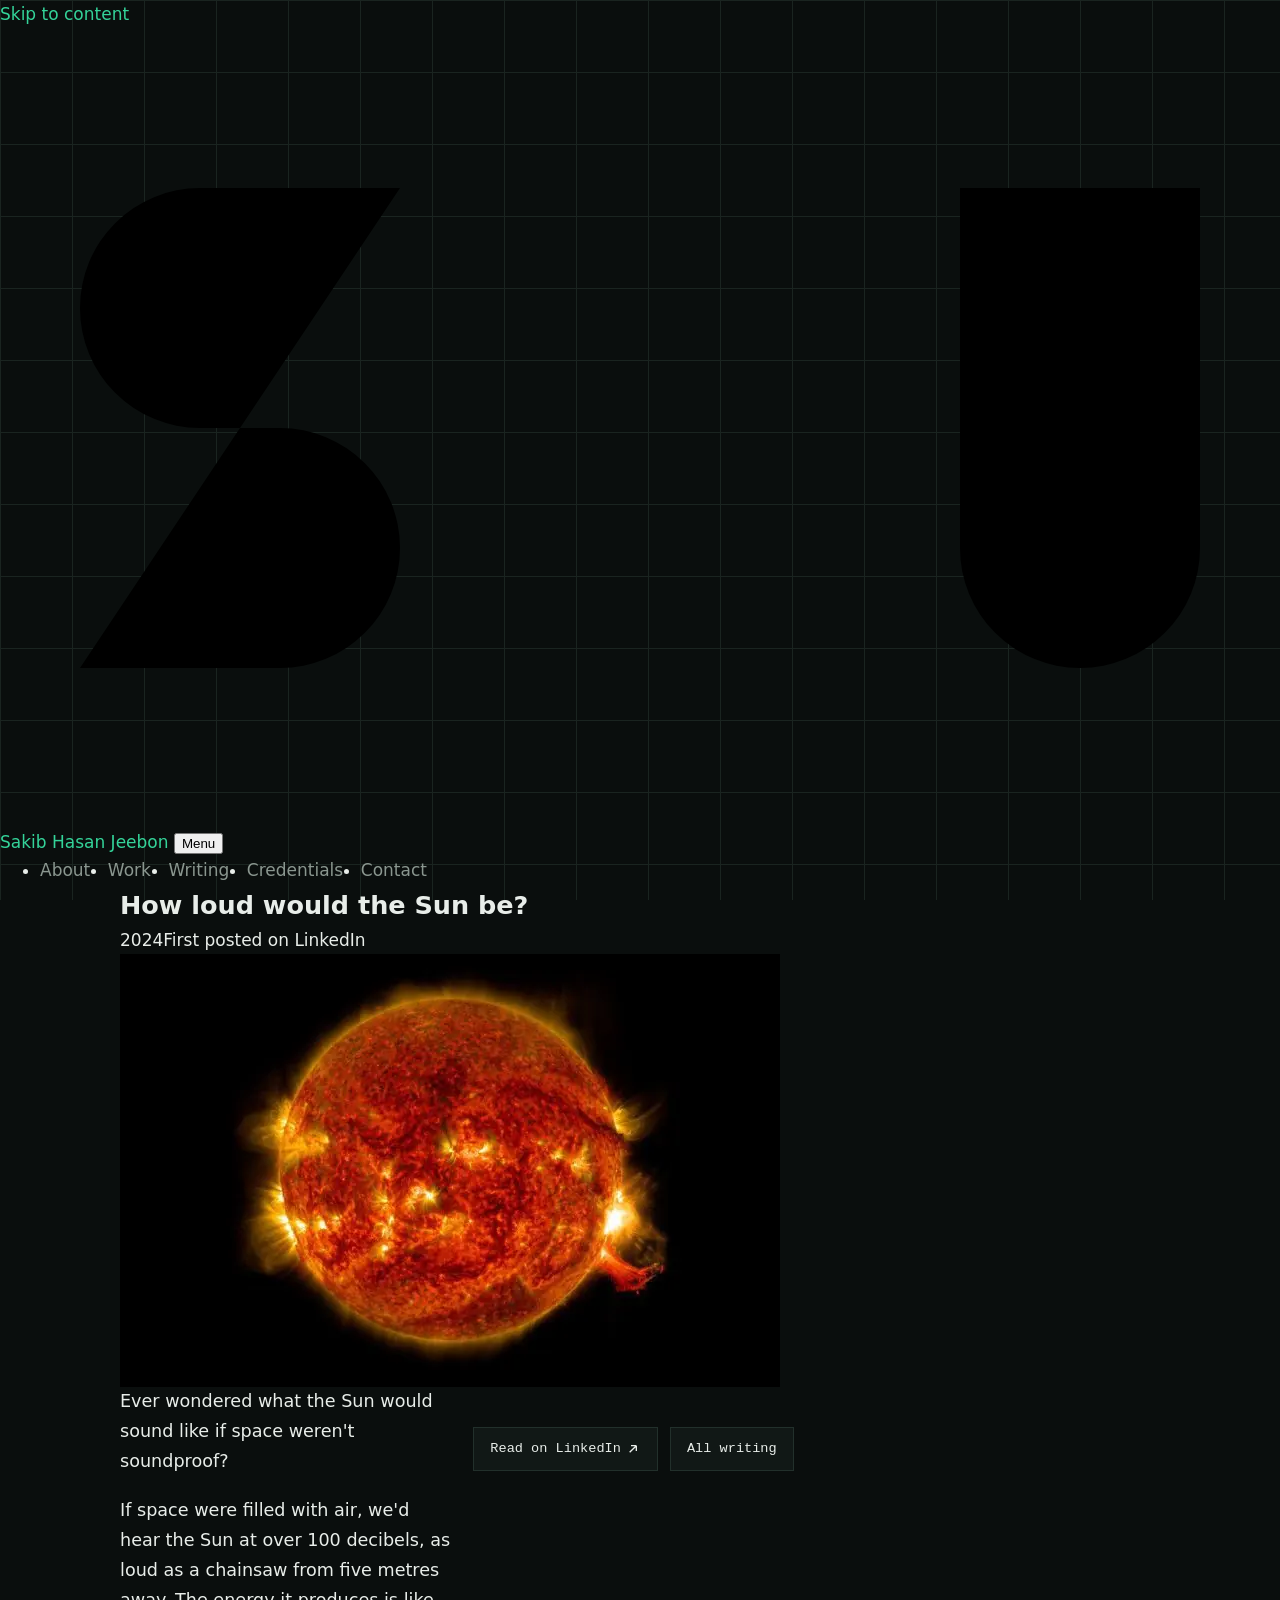
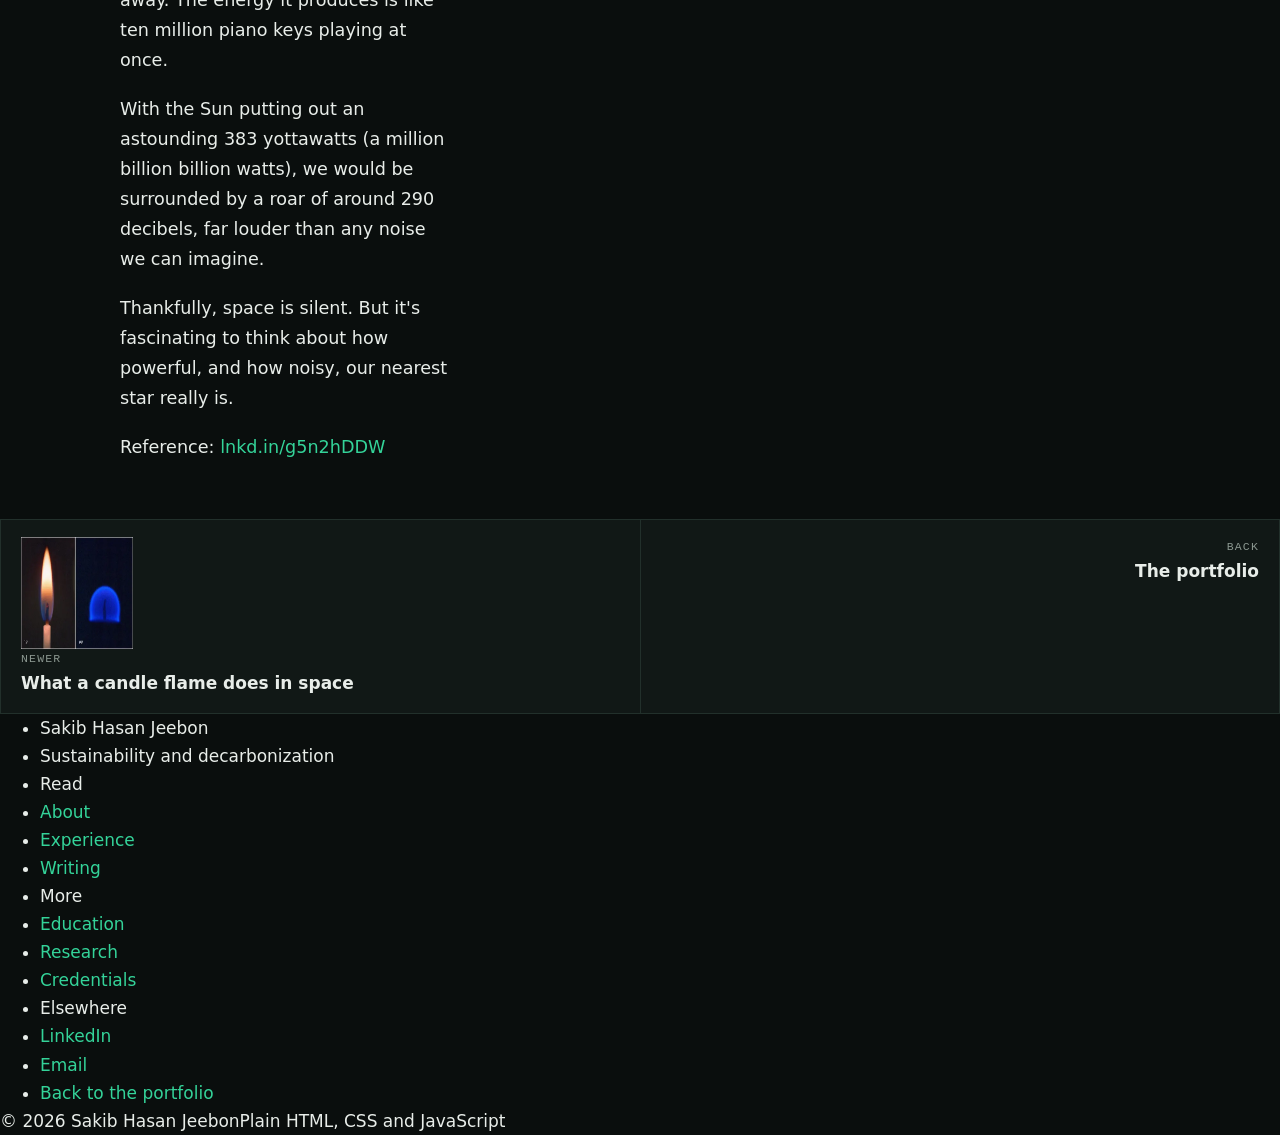
<file: writing/sound-of-the-sun.html>
<!DOCTYPE html>
<html lang="en">
<head>
  <meta charset="utf-8">
  <meta http-equiv="Content-Security-Policy" content="default-src 'self'; script-src 'self' 'sha256-qOhFsq0QMV2REqNwk5hGH5bZE9SkX6gt6yeyKdYPv+U='; style-src 'self'; style-src-attr 'unsafe-inline'; img-src 'self' data:; font-src 'self'; connect-src 'self'; object-src 'none'; base-uri 'none'; form-action 'none'">
  <meta name="referrer" content="strict-origin-when-cross-origin">
  <meta name="viewport" content="width=device-width, initial-scale=1">
  <title>How loud would the Sun be? · Sakib Hasan Jeebon</title>
  <meta name="description" content="If space carried sound, the Sun would roar louder than anything we could imagine.">
  <meta name="author" content="Sakib Hasan Jeebon">
  <link rel="canonical" href="https://sakibjeebon.github.io/writing/sound-of-the-sun.html">
  <meta name="theme-color" content="#ff6831">
  <meta property="og:type" content="article">
  <meta property="og:title" content="How loud would the Sun be? · Sakib Hasan Jeebon">
  <meta property="og:description" content="If space carried sound, the Sun would roar louder than anything we could imagine.">
  <meta property="og:url" content="https://sakibjeebon.github.io/writing/sound-of-the-sun.html">
  <meta property="og:image" content="https://sakibjeebon.github.io/assets/img/writing/sound-of-the-sun.jpg">
  <link rel="icon" href="../favicon.svg" type="image/svg+xml">
  <link rel="icon" type="image/png" sizes="32x32" href="../favicon-32x32.png">
  <link rel="apple-touch-icon" href="../apple-touch-icon.png">
  <link rel="preload" href="../assets/fonts/hanken-grotesk-latin.woff2" as="font" type="font/woff2" crossorigin>
  <link rel="stylesheet" href="../assets/css/style.css">
  <script>document.documentElement.classList.add("js")</script>
  <script defer src="../assets/js/main.js"></script>
</head>
<body class="no-hero">
<a class="skip" href="#main">Skip to content</a>
<header class="site-head" id="head">
  <a class="brand" href="../" aria-label="Sakib Hasan Jeebon, home">
    <svg viewBox="0 2 64 40" aria-hidden="true"><path class="logo-line" pathLength="1" d="M20 10H10a6 6 0 0 0 0 12h4a6 6 0 0 1 0 12H4"/><path class="logo-line" pathLength="1" d="M27 8v28M41 8v28M27 22h14"/><path class="logo-line" pathLength="1" d="M48 10h12v18a6 6 0 0 1-12 0"/></svg>
    <span class="brand-name">Sakib Hasan Jeebon</span>
  </a>
  <button class="nav-toggle" type="button" aria-expanded="false" aria-controls="nav-links">Menu</button>
  <ul class="nav-links" id="nav-links">
    <li><a href="../#about">About</a></li>
    <li><a href="../#experience">Work</a></li>
    <li><a href="./">Writing</a></li>
    <li><a href="../#credentials">Credentials</a></li>
    <li><a href="../#contact">Contact</a></li>
  </ul>
</header>

<main id="main">
  <section class="chapter c-grey post-top" aria-labelledby="post-h">
    <div class="wrap grid">
      <div class="post-title">
        <h1 id="post-h" class="rise">How loud would the Sun be?</h1>
        <p class="post-meta rise" style="--i:1"><time datetime="2024-10-15">2024</time><span>First posted on LinkedIn</span></p>
      </div>
      <figure class="post-figure rise" style="--i:2"><img src="../assets/img/writing/sound-of-the-sun-480.webp" srcset="../assets/img/writing/sound-of-the-sun-480.webp 480w, ../assets/img/writing/sound-of-the-sun-660.webp 660w" sizes="(max-width: 900px) 100vw, 42vw" alt="The Sun's surface, glowing orange with flares." width="660" height="433" fetchpriority="high" decoding="async"></figure>
    </div>
  </section>
  <article class="chapter c-white post-body-wrap">
    <div class="wrap post-grid">
      <div class="post-body">
        <p class="rise" style="--i:0">Ever wondered what the Sun would sound like if space weren't soundproof?</p>
        <p class="rise" style="--i:1">If space were filled with air, we'd hear the Sun at over 100 decibels, as loud as a chainsaw from five metres away. The energy it produces is like ten million piano keys playing at once.</p>
        <p class="rise" style="--i:2">With the Sun putting out an astounding 383 yottawatts (a million billion billion watts), we would be surrounded by a roar of around 290 decibels, far louder than any noise we can imagine.</p>
        <p class="rise" style="--i:0">Thankfully, space is silent. But it's fascinating to think about how powerful, and how noisy, our nearest star really is.</p>
        <p class="rise" style="--i:1">Reference: <a href="https://lnkd.in/g5n2hDDW">lnkd.in/g5n2hDDW</a></p>
      </div>
      <aside class="post-rail" aria-label="About this post">
        <p class="post-actions">
          <a class="btn" href="https://www.linkedin.com/in/sakibjeebon/recent-activity/all/" target="_blank" rel="noopener noreferrer">Read on LinkedIn <svg class="ic" viewBox="0 0 24 24" aria-hidden="true"><path fill="none" stroke="currentColor" stroke-width="2" d="M7 17 17 7m0 0H9m8 0v8"/></svg></a>
          <a class="btn btn-quiet" href="./">All writing</a>
        </p>
      </aside>
    </div>
  </article>
  <nav class="post-nav" aria-label="More writing">
    <a href="candle-flame-in-space.html"><img src="../assets/img/writing/candle-flame-in-space-480.webp" alt="" width="112" height="112" loading="lazy" decoding="async"><span>Newer</span><strong>What a candle flame does in space</strong></a>
    <a class="next" href="../"><span>Back</span><strong>The portfolio</strong></a>
  </nav>
</main>
<footer class="foot">
  <div class="foot-cols">
    <ul><li>Sakib Hasan Jeebon</li><li>Sustainability and decarbonization</li></ul>
    <ul><li>Read</li><li><a href="../#about">About</a></li><li><a href="../#experience">Experience</a></li><li><a href="./">Writing</a></li></ul>
    <ul><li>More</li><li><a href="../#education">Education</a></li><li><a href="../#research">Research</a></li><li><a href="../#credentials">Credentials</a></li></ul>
    <ul><li>Elsewhere</li><li><a href="https://www.linkedin.com/in/sakibjeebon" target="_blank" rel="noopener noreferrer">LinkedIn</a></li><li><a href="mailto:sakibjeebon@gmail.com">Email</a></li><li><a href="../">Back to the portfolio</a></li></ul>
  </div>
  <p class="legal"><span>© 2026 Sakib Hasan Jeebon</span><span>Plain HTML, CSS and JavaScript</span></p>
</footer>
</body>
</html>
</file>
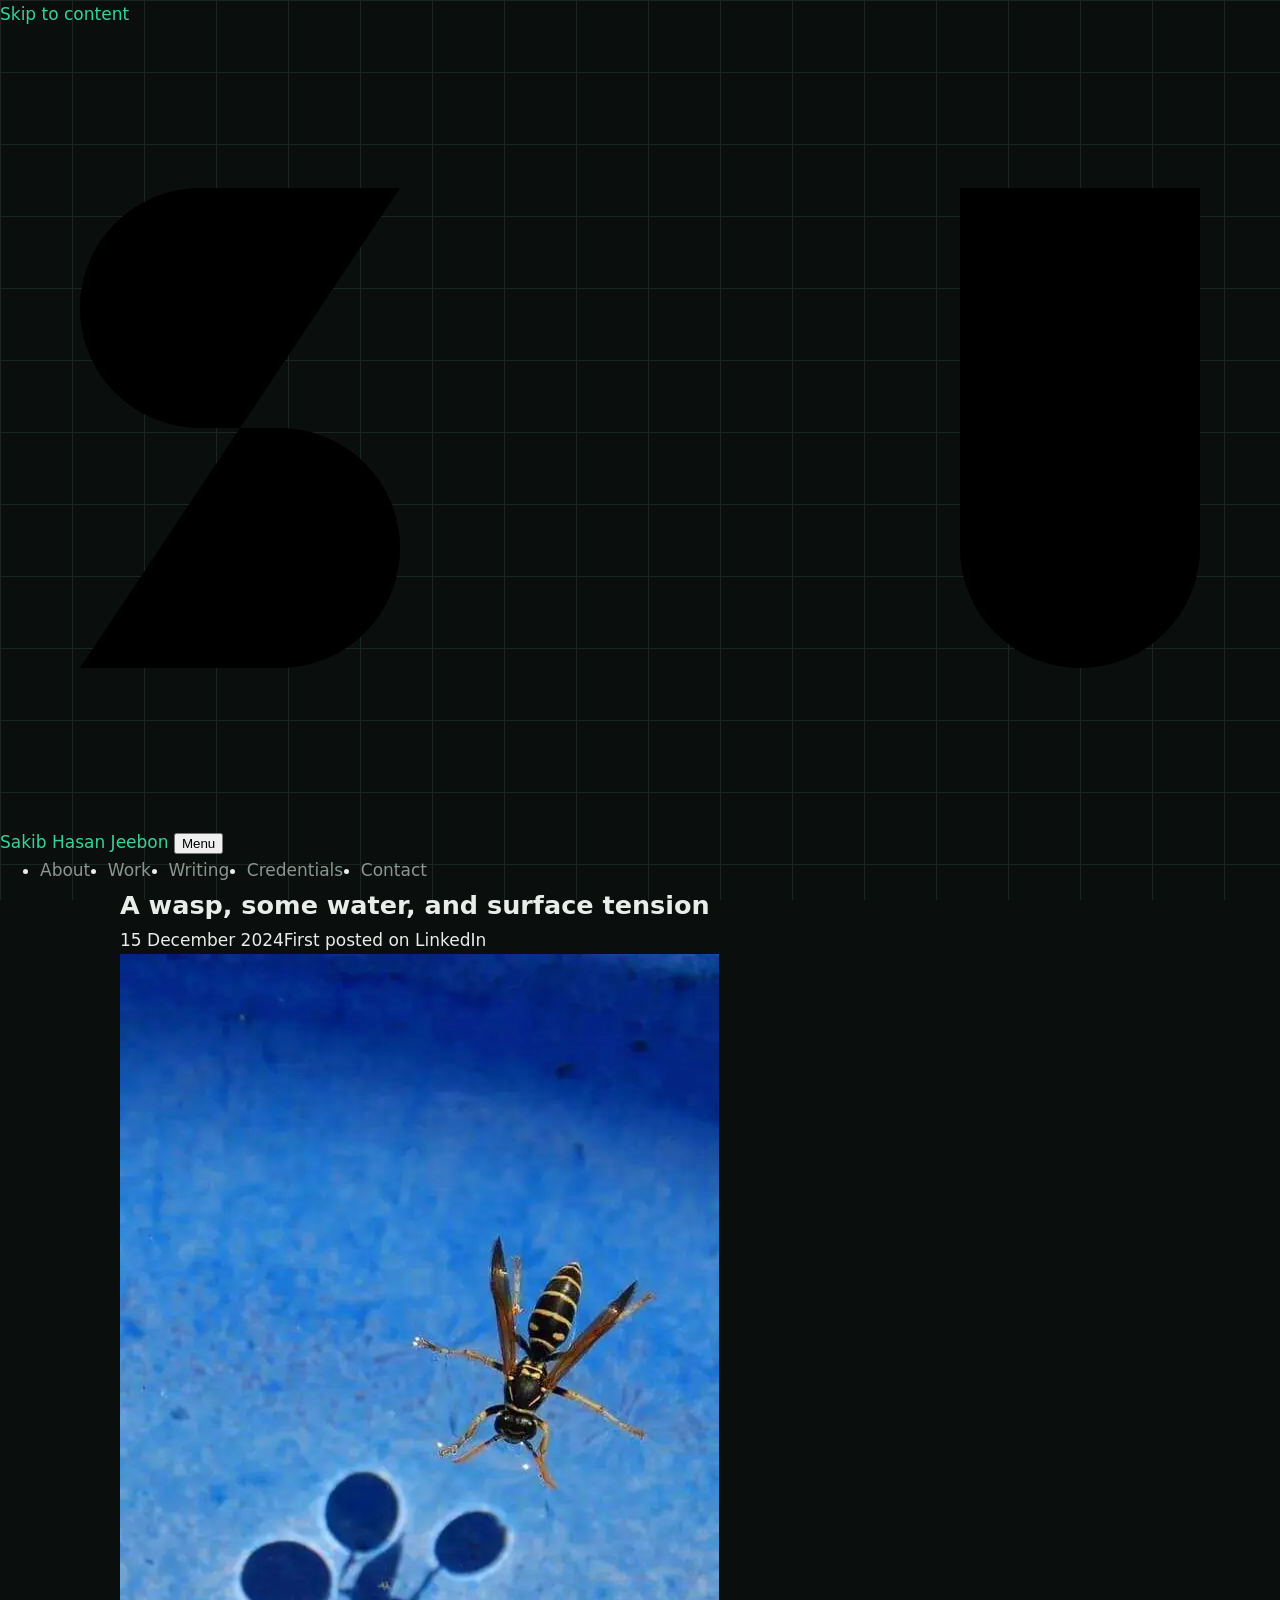
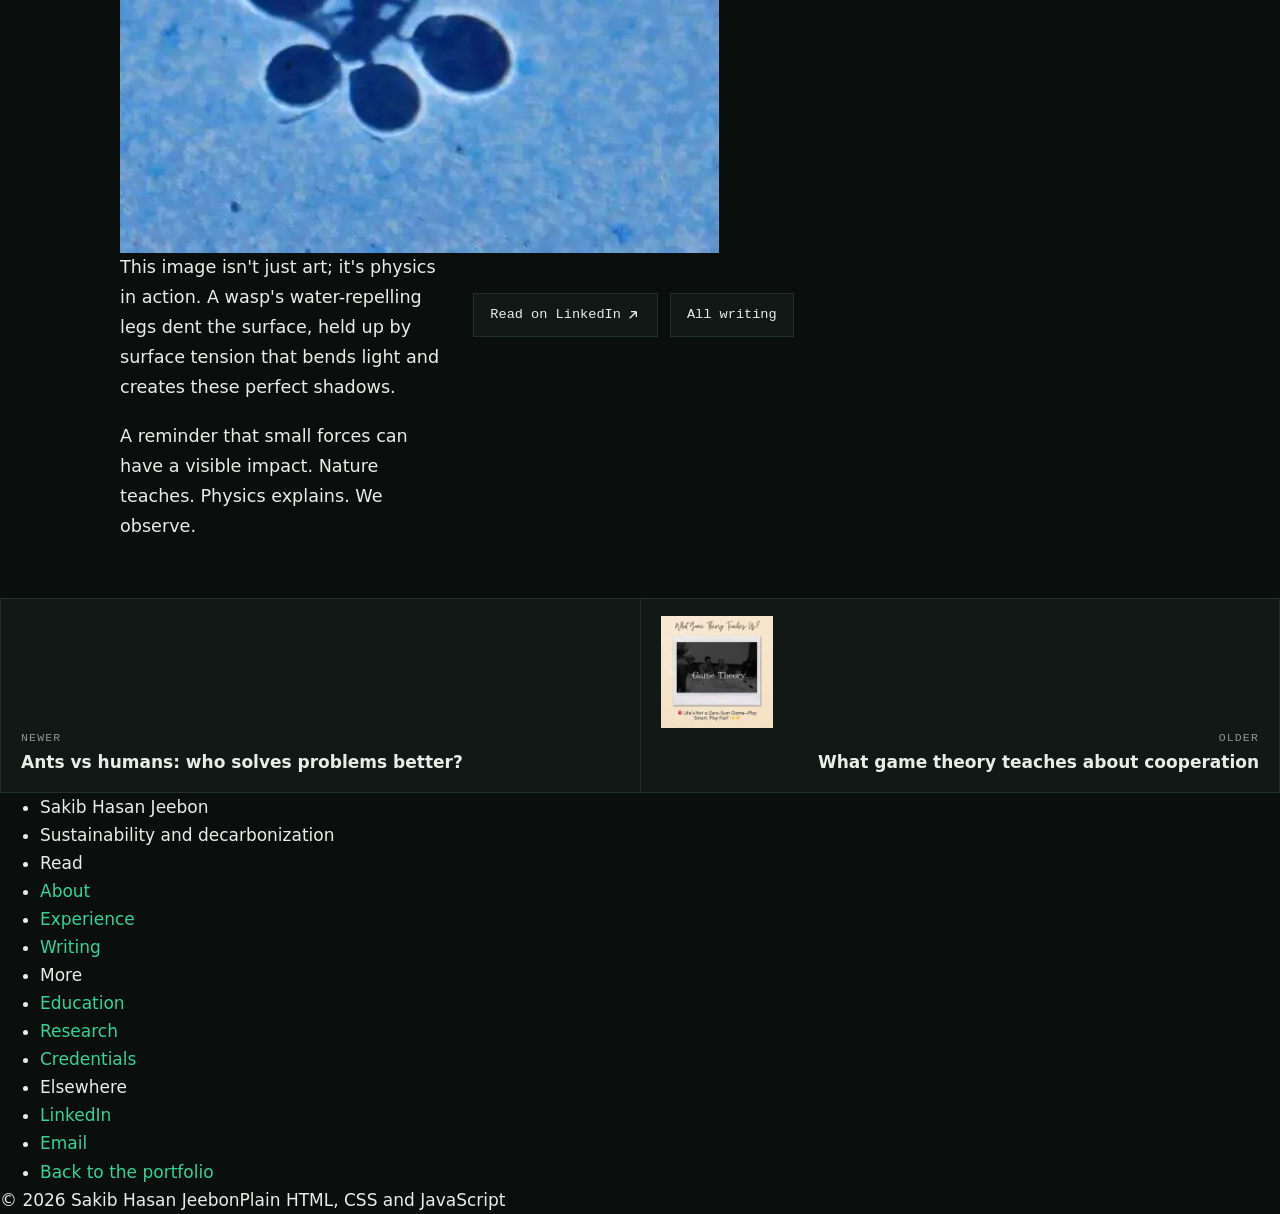
<file: writing/surface-tension.html>
<!DOCTYPE html>
<html lang="en">
<head>
  <meta charset="utf-8">
  <meta http-equiv="Content-Security-Policy" content="default-src 'self'; script-src 'self' 'sha256-qOhFsq0QMV2REqNwk5hGH5bZE9SkX6gt6yeyKdYPv+U='; style-src 'self'; style-src-attr 'unsafe-inline'; img-src 'self' data:; font-src 'self'; connect-src 'self'; object-src 'none'; base-uri 'none'; form-action 'none'">
  <meta name="referrer" content="strict-origin-when-cross-origin">
  <meta name="viewport" content="width=device-width, initial-scale=1">
  <title>A wasp, some water, and surface tension · Sakib Hasan Jeebon</title>
  <meta name="description" content="Small forces, visible impact: why a wasp's legs cast flower-shaped shadows.">
  <meta name="author" content="Sakib Hasan Jeebon">
  <link rel="canonical" href="https://sakibjeebon.github.io/writing/surface-tension.html">
  <meta name="theme-color" content="#ff6831">
  <meta property="og:type" content="article">
  <meta property="og:title" content="A wasp, some water, and surface tension · Sakib Hasan Jeebon">
  <meta property="og:description" content="Small forces, visible impact: why a wasp's legs cast flower-shaped shadows.">
  <meta property="og:url" content="https://sakibjeebon.github.io/writing/surface-tension.html">
  <meta property="og:image" content="https://sakibjeebon.github.io/assets/img/writing/surface-tension.jpg">
  <link rel="icon" href="../favicon.svg" type="image/svg+xml">
  <link rel="icon" type="image/png" sizes="32x32" href="../favicon-32x32.png">
  <link rel="apple-touch-icon" href="../apple-touch-icon.png">
  <link rel="preload" href="../assets/fonts/hanken-grotesk-latin.woff2" as="font" type="font/woff2" crossorigin>
  <link rel="stylesheet" href="../assets/css/style.css">
  <script>document.documentElement.classList.add("js")</script>
  <script defer src="../assets/js/main.js"></script>
</head>
<body class="no-hero">
<a class="skip" href="#main">Skip to content</a>
<header class="site-head" id="head">
  <a class="brand" href="../" aria-label="Sakib Hasan Jeebon, home">
    <svg viewBox="0 2 64 40" aria-hidden="true"><path class="logo-line" pathLength="1" d="M20 10H10a6 6 0 0 0 0 12h4a6 6 0 0 1 0 12H4"/><path class="logo-line" pathLength="1" d="M27 8v28M41 8v28M27 22h14"/><path class="logo-line" pathLength="1" d="M48 10h12v18a6 6 0 0 1-12 0"/></svg>
    <span class="brand-name">Sakib Hasan Jeebon</span>
  </a>
  <button class="nav-toggle" type="button" aria-expanded="false" aria-controls="nav-links">Menu</button>
  <ul class="nav-links" id="nav-links">
    <li><a href="../#about">About</a></li>
    <li><a href="../#experience">Work</a></li>
    <li><a href="./">Writing</a></li>
    <li><a href="../#credentials">Credentials</a></li>
    <li><a href="../#contact">Contact</a></li>
  </ul>
</header>

<main id="main">
  <section class="chapter c-grey post-top" aria-labelledby="post-h">
    <div class="wrap grid">
      <div class="post-title">
        <h1 id="post-h" class="rise">A wasp, some water, and surface tension</h1>
        <p class="post-meta rise" style="--i:1"><time datetime="2024-12-15">15 December 2024</time><span>First posted on LinkedIn</span></p>
      </div>
      <figure class="post-figure rise" style="--i:2"><img src="../assets/img/writing/surface-tension-480.webp" srcset="../assets/img/writing/surface-tension-480.webp 480w, ../assets/img/writing/surface-tension-599.webp 599w" sizes="(max-width: 900px) 100vw, 42vw" alt="A wasp standing on water, its legs casting rounded shadows on the pool floor." width="599" height="899" fetchpriority="high" decoding="async"></figure>
    </div>
  </section>
  <article class="chapter c-white post-body-wrap">
    <div class="wrap post-grid">
      <div class="post-body">
        <p class="rise" style="--i:0">This image isn't just art; it's physics in action. A wasp's water-repelling legs dent the surface, held up by surface tension that bends light and creates these perfect shadows.</p>
        <p class="rise" style="--i:1">A reminder that small forces can have a visible impact. Nature teaches. Physics explains. We observe.</p>
      </div>
      <aside class="post-rail" aria-label="About this post">
        <p class="post-actions">
          <a class="btn" href="https://www.linkedin.com/feed/update/urn:li:activity:7274015341926596610/" target="_blank" rel="noopener noreferrer">Read on LinkedIn <svg class="ic" viewBox="0 0 24 24" aria-hidden="true"><path fill="none" stroke="currentColor" stroke-width="2" d="M7 17 17 7m0 0H9m8 0v8"/></svg></a>
          <a class="btn btn-quiet" href="./">All writing</a>
        </p>
      </aside>
    </div>
  </article>
  <nav class="post-nav" aria-label="More writing">
    <a href="ants-vs-humans.html"><img src="../assets/img/writing/ants-vs-humans-480.webp" alt="" width="112" height="112" loading="lazy" decoding="async"><span>Newer</span><strong>Ants vs humans: who solves problems better?</strong></a>
    <a class="next" href="game-theory.html"><img src="../assets/img/writing/game-theory-480.webp" alt="" width="112" height="112" loading="lazy" decoding="async"><span>Older</span><strong>What game theory teaches about cooperation</strong></a>
  </nav>
</main>
<footer class="foot">
  <div class="foot-cols">
    <ul><li>Sakib Hasan Jeebon</li><li>Sustainability and decarbonization</li></ul>
    <ul><li>Read</li><li><a href="../#about">About</a></li><li><a href="../#experience">Experience</a></li><li><a href="./">Writing</a></li></ul>
    <ul><li>More</li><li><a href="../#education">Education</a></li><li><a href="../#research">Research</a></li><li><a href="../#credentials">Credentials</a></li></ul>
    <ul><li>Elsewhere</li><li><a href="https://www.linkedin.com/in/sakibjeebon" target="_blank" rel="noopener noreferrer">LinkedIn</a></li><li><a href="mailto:sakibjeebon@gmail.com">Email</a></li><li><a href="../">Back to the portfolio</a></li></ul>
  </div>
  <p class="legal"><span>© 2026 Sakib Hasan Jeebon</span><span>Plain HTML, CSS and JavaScript</span></p>
</footer>
</body>
</html>
</file>
<file: assets/css/style.css>
/* Sakib Hasan Jeebon — portfolio. Vanilla CSS, no frameworks. */

:root {
  --bg: #0a0e0d;
  --panel: #111816;
  --panel-2: #0d1311;
  --line: #22302b;
  --line-soft: #1a2420;
  --text: #e8ede9;
  --muted: #8a968f;
  --accent: #34d399;
  --accent-dim: #34d39922;
  --amber: #d97706;
  --emerald: #059669;
  --sky: #0284c7;
  --mono: ui-monospace, "Cascadia Code", "SF Mono", Menlo, Consolas, monospace;
  --sans: ui-sans-serif, system-ui, -apple-system, "Segoe UI", Roboto, sans-serif;
  --wrap: 1080px;
}

*, *::before, *::after { box-sizing: border-box; }
* { margin: 0; }
/* no smooth scroll: on a page this tall it makes nav jumps crawl for seconds */
body {
  background: var(--bg);
  color: var(--text);
  font-family: var(--sans);
  font-size: 1.0625rem;
  line-height: 1.65;
  -webkit-font-smoothing: antialiased;
}
/* faint blueprint grid: a fixed layer of its own, so scrolling never repaints it
   (background-attachment: fixed forces a full repaint on every scroll frame) */
body::before {
  content: ""; position: fixed; inset: 0; z-index: -1; pointer-events: none;
  background-image:
    linear-gradient(var(--line-soft) 1px, transparent 1px),
    linear-gradient(90deg, var(--line-soft) 1px, transparent 1px);
  background-size: 72px 72px;
}
img, svg { display: block; max-width: 100%; }
a { color: var(--accent); text-decoration: none; }
a:hover { text-decoration: underline; text-underline-offset: 3px; }
::selection { background: var(--accent); color: var(--bg); }

.wrap { max-width: var(--wrap); margin: 0 auto; padding: 0 1.25rem; }
.ic { width: 1rem; height: 1rem; }
.ic-s { width: .75rem; height: .75rem; display: inline-block; vertical-align: baseline; margin-left: .3ch; }
.anchor-alias { display: block; height: 0; }

/* ---------- nav ---------- */
.nav {
  position: sticky; top: 0; z-index: 10;
  background: color-mix(in srgb, var(--bg) 96%, transparent);
  border-bottom: 1px solid var(--line);
}
.nav nav {
  max-width: var(--wrap); margin: 0 auto; padding: .65rem 1.25rem;
  display: flex; align-items: center; gap: 1.5rem;
  font-family: var(--mono); font-size: .85rem;
}
.nav-brand { color: var(--text); font-weight: 700; letter-spacing: .05em; }
.nav-brand:hover { text-decoration: none; }
.nav-links { display: flex; gap: 1.1rem; margin-left: auto; overflow-x: auto; }
.nav-links a { color: var(--muted); white-space: nowrap; padding: .15rem 0; border-bottom: 1px solid transparent; }
.nav-links a:hover { color: var(--text); text-decoration: none; }
.nav-links a.active { color: var(--accent); border-bottom-color: var(--accent); }

/* ---------- hero ---------- */
.hero { position: relative; overflow: hidden; border-bottom: 1px solid var(--line); }
#datagrid { position: absolute; inset: 0; width: 100%; height: 100%; }
.hero-grid {
  position: relative;
  display: grid; grid-template-columns: 1.6fr 1fr; gap: 3rem;
  align-items: center; padding-top: 5.5rem; padding-bottom: 5.5rem;
}
.kicker { font-family: var(--mono); font-size: .8rem; color: var(--muted); letter-spacing: .08em; margin-bottom: 1rem; }
.hero h1 {
  font-family: var(--mono); font-weight: 700;
  font-size: clamp(2.4rem, 6vw, 4.2rem); line-height: 1.05;
  letter-spacing: -.02em; margin-bottom: 1.25rem;
}
.given { color: var(--accent); }   /* the name he actually goes by */
.hero-role { max-width: 34rem; color: var(--muted); margin-bottom: 1.5rem; }
.typer-line {
  font-family: var(--mono); font-size: .95rem; color: var(--accent);
  min-height: 3.2em; margin-bottom: 1.75rem;
}
.cursor-block { animation: blink 1.1s steps(1) infinite; color: var(--accent); }
@keyframes blink { 50% { opacity: 0; } }
.hero-cta { display: flex; flex-wrap: wrap; gap: .75rem; }
.btn {
  display: inline-flex; align-items: center; gap: .5ch;
  font-family: var(--mono); font-size: .85rem;
  color: var(--text); background: var(--panel);
  border: 1px solid var(--line); padding: .6rem 1rem;
  transition: border-color .15s, background .15s;
}
.btn:hover { border-color: var(--accent); text-decoration: none; }
.btn-solid { background: var(--accent); color: var(--bg); border-color: var(--accent); font-weight: 700; }
.btn-solid:hover { background: #4ae0a8; }

.hero-photo { justify-self: end; width: min(260px, 100%); }
.hero-photo img { width: 100%; height: auto; border: 1px solid var(--line); background: var(--panel); }
.mono-caption {
  display: flex; flex-direction: column; gap: .25rem; margin-top: .75rem;
  font-family: var(--mono); font-size: .68rem; letter-spacing: .09em; color: var(--muted);
}
.mono-caption span::before { content: "▸ "; color: var(--accent); }

/* ---------- sections ---------- */
.section { padding: 4.5rem 0; scroll-margin-top: 4rem; }
.section-alt { background: var(--panel-2); border-top: 1px solid var(--line); border-bottom: 1px solid var(--line); }
.section h2 {
  font-family: var(--mono); font-size: 1.15rem; font-weight: 700;
  text-transform: uppercase; letter-spacing: .18em;
  display: flex; align-items: baseline; gap: 1ch;
  padding-bottom: .75rem; border-bottom: 1px solid var(--line); margin-bottom: 2.25rem;
}
.idx { color: var(--accent); font-weight: 400; font-size: .85em; }
.idx::after { content: " /"; color: var(--muted); }

/* ---------- about ---------- */
.about-grid { display: grid; grid-template-columns: 1.7fr 1fr; gap: 3rem; align-items: start; }
.about-copy p + p { margin-top: 1rem; }
.about-copy strong { color: var(--accent); font-weight: 600; }
.stat-strip { display: grid; gap: 1px; background: var(--line); border: 1px solid var(--line); }
.stat-strip > div { background: var(--panel); padding: 1rem 1.25rem; display: flex; flex-direction: column; }
.stat-strip dt { font-family: var(--mono); font-size: .7rem; text-transform: uppercase; letter-spacing: .12em; color: var(--muted); order: 2; }
.stat-strip dd {
  font-family: var(--mono); font-variant-numeric: tabular-nums;
  font-size: 2rem; font-weight: 700; color: var(--text); line-height: 1.1;
}
.count { font-variant-numeric: tabular-nums; }

/* ---------- impact ---------- */
.impact-grid { display: grid; grid-template-columns: 1fr; gap: 2rem; margin-bottom: 2.5rem; }
.chart-title { font-family: var(--mono); font-size: .8rem; text-transform: uppercase; letter-spacing: .12em; }
.chart-sub { font-family: var(--mono); font-size: .72rem; color: var(--muted); }

.metric-tiles { display: grid; grid-template-columns: repeat(4, 1fr); gap: 1px; background: var(--line); border: 1px solid var(--line); margin: 0; }
.metric-tiles > div { background: var(--panel); padding: 1rem 1.1rem; }
.metric-tiles dd {
  font-family: var(--mono); font-variant-numeric: tabular-nums;
  font-size: 1.55rem; font-weight: 700; line-height: 1.15; color: var(--accent);
}
.metric-tiles dt { font-size: .8rem; color: var(--muted); margin-top: .15rem; }

.stack { display: grid; grid-template-columns: repeat(4, 1fr); gap: 1.25rem; }
.stack-group { border: 1px solid var(--line); background: var(--panel); padding: 1.1rem 1.2rem; }
.stack-group h3 {
  font-family: var(--mono); font-size: .75rem; text-transform: uppercase;
  letter-spacing: .14em; color: var(--accent); margin-bottom: .7rem;
}
.stack-group ul { list-style: none; padding: 0; display: flex; flex-wrap: wrap; gap: .4rem; }
.stack-group li {
  font-family: var(--mono); font-size: .74rem; color: var(--text);
  border: 1px solid var(--line); padding: .18rem .55rem; background: var(--panel-2);
}

/* ---------- experience: career timeline ---------- */
.tl-card { background: var(--panel); border: 1px solid var(--line); padding: 1.5rem; margin-bottom: 2.5rem; }
.tl-card figcaption { display: flex; justify-content: space-between; flex-wrap: wrap; gap: .5rem; margin-bottom: 1.4rem; }

.timeline { list-style: none; padding: 0; display: grid; gap: 0; }
.timeline > li {
  display: grid; grid-template-columns: 120px 1fr; gap: 2rem;
  padding: 1.75rem 0; border-bottom: 1px solid var(--line-soft);
}
.timeline > li:last-child { border-bottom: none; }
.t-when { font-family: var(--mono); font-size: .78rem; color: var(--muted); text-transform: uppercase; letter-spacing: .06em; padding-top: .3rem; }
.t-body h3 { font-family: var(--mono); font-size: 1.05rem; margin-bottom: .2rem; }
.t-org { font-size: .9rem; margin-bottom: .75rem; }
.t-org a { color: var(--muted); }
.t-org a:hover { color: var(--accent); }
.t-body ul { padding-left: 1.1rem; display: grid; gap: .4rem; }
.t-body li::marker { color: var(--accent); }
.t-body em {
  font-style: normal; color: var(--accent);
  font-family: var(--mono); font-size: .92em; font-variant-numeric: tabular-nums;
}

/* ---------- cards (research / education / featured creds) ---------- */
.cards { display: grid; grid-template-columns: repeat(auto-fit, minmax(290px, 1fr)); gap: 1.25rem; }
.card { border: 1px solid var(--line); background: var(--panel); padding: 1.5rem; }
.card-wide { grid-column: 1 / -1; }
.card-tag { font-family: var(--mono); font-size: .7rem; text-transform: uppercase; letter-spacing: .12em; color: var(--muted); margin-bottom: .6rem; }
.card h3 { font-size: 1.05rem; margin-bottom: .5rem; line-height: 1.4; }
.card h3 a { color: var(--text); }
.card h3 a:hover { color: var(--accent); }
.card p { font-size: .92rem; color: var(--muted); }
.card p + p { margin-top: .5rem; }
.mono-kv { font-family: var(--mono); font-size: .8rem; }
/* logos are transparent monochrome knockouts of the full lockup — no white
   plate. Sized so the baked-in institution name stays legible (>=12px), which
   is what drives these dimensions rather than any uniform icon size. */
.edu-logo { height: 60px; width: auto; margin-bottom: 1rem; }
.cred-logo { height: auto; max-width: 100%; }
.edu-logo, .cred-logo { opacity: .8; transition: opacity .15s; }
.card:hover .edu-logo, .card:hover .cred-logo { opacity: 1; }
/* the two credential lockups differ a lot in height; a fixed slot keeps both
   cards' body text starting on the same baseline */
.logo-slot { min-height: 120px; display: flex; align-items: center; margin-bottom: 1rem; }

/* ---------- credential lists ---------- */
.featured-creds { margin-bottom: 2.5rem; }
.list-head {
  font-family: var(--mono); font-size: .8rem; text-transform: uppercase;
  letter-spacing: .16em; color: var(--muted); margin: 2rem 0 .75rem;
}
.list-head::before { content: "## "; color: var(--accent); }
.cred-list { list-style: none; padding: 0; border-top: 1px solid var(--line); }
.cred-list li {
  display: grid; grid-template-columns: 180px 1fr auto; gap: 1.25rem;
  align-items: baseline; padding: .55rem .25rem;
  border-bottom: 1px solid var(--line-soft);
  font-size: .9rem;
}
.cred-list li:hover { background: var(--accent-dim); }
.c-issuer { font-family: var(--mono); font-size: .75rem; color: var(--muted); text-transform: uppercase; letter-spacing: .04em; }
.c-name { color: var(--text); }
.c-link { font-family: var(--mono); font-size: .78rem; white-space: nowrap; }

/* ---------- contact ---------- */
.contact-block { border: 1px solid var(--line); background: var(--panel); padding: 1.75rem; max-width: 620px; }
.contact-kv { font-family: var(--mono); font-size: .85rem; color: var(--muted); margin-bottom: 1.2rem; }
.kv { display: grid; gap: .55rem; }
.kv div { display: grid; grid-template-columns: 110px 1fr; gap: 1rem; font-family: var(--mono); font-size: .92rem; }
.kv dt { color: var(--muted); }
.kv dt::after { content: ":"; }
.kv dd { overflow-wrap: anywhere; }

/* ---------- footer ---------- */
.footer { border-top: 1px solid var(--line); padding: 1.5rem 0 2.5rem; }
.footer p { font-family: var(--mono); font-size: .75rem; color: var(--muted); }

/* ---------- responsive ---------- */
@media (max-width: 900px) {
  .hero-grid { grid-template-columns: 1fr; gap: 2rem; padding-top: 3.5rem; padding-bottom: 3.5rem; }
  .hero-photo { justify-self: start; }
  .about-grid, .impact-grid { grid-template-columns: 1fr; }
  .metric-tiles { grid-template-columns: repeat(3, 1fr); }
  .stack { grid-template-columns: repeat(2, 1fr); }
}
@media (max-width: 600px) {
  body { font-size: 1rem; }
  .section { padding: 3rem 0; }
  .stack { grid-template-columns: 1fr; }
  .metric-tiles { grid-template-columns: repeat(2, 1fr); }
  .timeline > li { grid-template-columns: 1fr; gap: .5rem; padding: 1.4rem 0; }
  .t-when br { content: " "; }
  .cred-list li { grid-template-columns: 1fr auto; }
  .c-issuer { grid-column: 1 / -1; }
  .kv div { grid-template-columns: 1fr; gap: .1rem; }
  .nav nav { gap: 1rem; }
}

/* ---------- reduced motion ---------- */
@media (prefers-reduced-motion: reduce) {
  .cursor-block { animation: none; }
  .seg { transition: none; }
  .seg.live::after { animation: none; }
}


/* ---------- experience: career lanes (one colour per lane) ---------- */
.lanes .tl-card-note { margin: 0; }
.lanes-axis, .lane { display: grid; grid-template-columns: 6.5rem 1fr; gap: 1rem; align-items: center; }
.lane + .lane { margin-top: .85rem; }
.lane-name { font-family: var(--mono); font-size: .72rem; text-transform: uppercase; letter-spacing: .12em; color: var(--muted); }
.lane-track { position: relative; height: 2.1rem; }
.lane-track::before { content: ""; position: absolute; inset: .95rem 0; background: var(--line-soft); }
.seg {
  position: absolute; top: 0; bottom: 0; left: var(--s); width: var(--w);
  display: flex; align-items: center; padding-inline: .45rem; overflow: hidden;
  background: var(--seg-bg); color: var(--seg-ink); text-decoration: none; border-radius: 2px;
  border-right: 3px solid var(--panel);
  font-family: var(--mono); font-size: .72rem; letter-spacing: .02em; white-space: nowrap;
  transform-origin: left center; transition: transform .8s cubic-bezier(.22,.9,.35,1), opacity .2s;
}
.seg:hover { text-decoration: none; }
.l-eri { --seg-bg: var(--accent); --seg-ink: #04120c; }
.l-iri { --seg-bg: var(--amber); --seg-ink: #1a0e00; }
.l-res { --seg-bg: #0ea5e9; --seg-ink: #021a29; }
.l-study { --seg-bg: #9aa7a0; --seg-ink: #0a0e0d; }
.seg.live::after { content: ""; position: absolute; right: 0; top: 0; bottom: 0; width: 5px; background: currentColor; animation: tl-pulse 2s ease-in-out infinite; }
@keyframes tl-pulse { 0%, 100% { opacity: 1; } 50% { opacity: .25; } }
.lanes.dim .seg { opacity: .3; }
.lanes.dim .seg.hot { opacity: 1; }
.js .lanes .seg { transform: scaleX(0); }
.js .lanes.in-view .seg { transform: scaleX(1); }
.lanes-axis { margin-top: .6rem; }
.axis { position: relative; height: 1.3rem; font-family: var(--mono); font-size: 11px; color: var(--muted); }
.axis span { position: absolute; left: var(--s); transform: translateX(-50%); }
.axis span:first-child { transform: none; }
.lanes-legend { display: none; list-style: none; padding: 0; margin: 1.1rem 0 0; gap: .5rem; font-family: var(--mono); font-size: .72rem; line-height: 1.4; color: var(--muted); }
.lanes-legend li { display: grid; grid-template-columns: .85rem 1fr; gap: .6rem; align-items: start; }
.lanes-legend .dot { width: .85rem; height: .85rem; margin-top: .15rem; background: var(--seg-bg); border-radius: 2px; }
.lanes-legend b { color: var(--text); font-weight: 600; }
.lanes-note { margin-top: 1rem; font-family: var(--mono); font-size: .72rem; color: var(--muted); }
.timeline > li { scroll-margin-top: 5rem; }
.timeline > li.flash h3 { color: var(--accent); }
.tag { display: inline-block; margin-left: .6rem; padding: .05rem .5rem; font-family: var(--mono); font-size: .7rem; border-radius: 2px; }
.tag-eri { background: var(--accent); color: #04120c; }
.tag-iri { background: var(--amber); color: #1a0e00; }
.section .section-note { color: var(--muted); margin: -1rem 0 2rem; max-width: 40rem; }

/* ---------- education mark ---------- */
.edu-mark { font-family: var(--mono); font-weight: 700; font-size: 1.45rem; letter-spacing: .04em; height: 60px; display: flex; align-items: center; margin-bottom: 1rem; opacity: .85; }

/* ---------- credentials: logo wall ---------- */
.wall { display: grid; grid-template-columns: repeat(4, 1fr); gap: 1px; background: var(--line); border: 1px solid var(--line); margin-bottom: 2.5rem; }
.wall-tile { display: flex; flex-direction: column; gap: .5rem; padding: 1.25rem; background: var(--panel); color: var(--text); min-height: 14rem; transition: background .15s; }
.wall-tile:hover { background: var(--panel-2); text-decoration: none; }
.wall-tile .w-top { display: flex; align-items: center; gap: 1rem; min-height: 4rem; margin-bottom: auto; }
.wall-tile .w-logo { height: 2.6rem; width: auto; max-width: 100%; object-fit: contain; object-position: left center; filter: invert(1); opacity: .8; transition: opacity .15s; }
.wall-tile:hover .w-logo { opacity: 1; }
.wall-tile .w-top:has(.w-logo + .w-logo) .w-logo { height: 2rem; max-width: 46%; }
.wall-tile .w-mark { font-family: var(--mono); font-weight: 700; font-size: 1.7rem; letter-spacing: .02em; }
.wall-tile .w-mark-s { font-size: 1.05rem; }
.wall-tile .w-name { font-family: var(--mono); font-size: .85rem; font-weight: 700; color: var(--accent); }
.wall-tile .w-what { font-size: .85rem; color: var(--muted); line-height: 1.4; }

/* ---------- writing ---------- */
.post-grid { display: grid; grid-template-columns: repeat(auto-fill, minmax(260px, 1fr)); gap: 1.25rem; }
.post-card { display: flex; flex-direction: column; border: 1px solid var(--line); background: var(--panel); color: var(--text); transition: border-color .15s; }
.post-card:hover { border-color: var(--accent); text-decoration: none; }
.post-card img { width: 100%; height: auto; aspect-ratio: 16 / 10; object-fit: cover; opacity: .85; border-bottom: 1px solid var(--line); transition: opacity .15s; }
.post-card:hover img { opacity: 1; }
.post-card-body { padding: 1.1rem 1.25rem 1.4rem; }
.post-card h3 { font-size: 1rem; line-height: 1.4; margin-bottom: .5rem; }
.post-card p { font-size: .9rem; color: var(--muted); }
.more-link { margin-top: 2rem; font-family: var(--mono); font-size: .85rem; }

/* ---------- article pages ---------- */
.post { max-width: 46rem; margin-inline: auto; padding: 4rem 1.25rem 5rem; }
.post h1 { font-family: var(--mono); font-size: clamp(1.6rem, 4.5vw, 2.6rem); line-height: 1.15; letter-spacing: -.02em; margin: .5rem 0 1.5rem; }
.post-fig { margin: 0 0 2.25rem; }
.post-fig img { width: 100%; height: auto; border: 1px solid var(--line); background: var(--panel); }
.post-body { font-size: 1.1rem; line-height: 1.7; }
.post-body p + p, .post-body ul + p, .post-body p + ul { margin-top: 1.1em; }
.post-body ul { padding-left: 1.2rem; display: grid; gap: .4em; }
.post-body li::marker { color: var(--accent); }
.post-body h2 { font-family: var(--mono); font-size: 1rem; text-transform: none; letter-spacing: 0; color: var(--accent); margin: 2em 0 .6em; }
.post-actions { margin-top: 2.5rem; display: flex; flex-wrap: wrap; gap: .75rem; }
.post-nav { margin-top: 3.5rem; display: grid; grid-template-columns: 1fr 1fr; gap: 1px; background: var(--line); border: 1px solid var(--line); }
.post-nav a { display: block; padding: 1.1rem 1.25rem; background: var(--panel); color: var(--text); }
.post-nav a:hover { background: var(--panel-2); text-decoration: none; }
.post-nav span { display: block; font-family: var(--mono); font-size: .72rem; color: var(--muted); text-transform: uppercase; letter-spacing: .1em; }
.post-nav strong { display: block; font-weight: 600; margin-top: .25rem; line-height: 1.35; }
.post-nav .next { text-align: right; }
.archive-list { list-style: none; padding: 0; border-top: 1px solid var(--line); }
.archive-list li { display: grid; grid-template-columns: 1fr auto; gap: .25rem 1.25rem; padding: 1rem .25rem; border-bottom: 1px solid var(--line-soft); }
.archive-list li:hover { background: var(--accent-dim); }
.archive-list .r-title { font-weight: 600; color: var(--text); }
.archive-list .r-val { font-family: var(--mono); font-size: .78rem; color: var(--muted); white-space: nowrap; }
.archive-list .r-sub { grid-column: 1 / -1; color: var(--muted); font-size: .92rem; }

@media (max-width: 1100px) {
  .seg { font-size: 0; padding: 0; }
  .lanes-legend { display: grid; }
  .wall { grid-template-columns: repeat(2, 1fr); }
}
@media (max-width: 600px) {
  .lanes-axis, .lane { grid-template-columns: 4.25rem 1fr; gap: .6rem; }
  .lane-name { font-size: .66rem; letter-spacing: .06em; }
  .lanes-axis .axis span:nth-child(even) { display: none; }
  .metric-tiles { grid-template-columns: repeat(2, 1fr); }
  .post-nav { grid-template-columns: 1fr; }
  .post-nav .next { text-align: left; }
  .wall-tile { min-height: 12rem; }
  .wall-tile .w-mark { font-size: 1.25rem; white-space: nowrap; }
}

/* education: two cards per row; IBA logo is a dark mark, inverted for the dark theme */
.cards-2 { grid-template-columns: repeat(2, minmax(0, 1fr)); }
.edu-logo-inv { filter: invert(1); }
@media (max-width: 700px) { .cards-2 { grid-template-columns: 1fr; } }
.wall-tile[href="#c-nebosh"] .w-logo { height: 4rem; }
</file>
